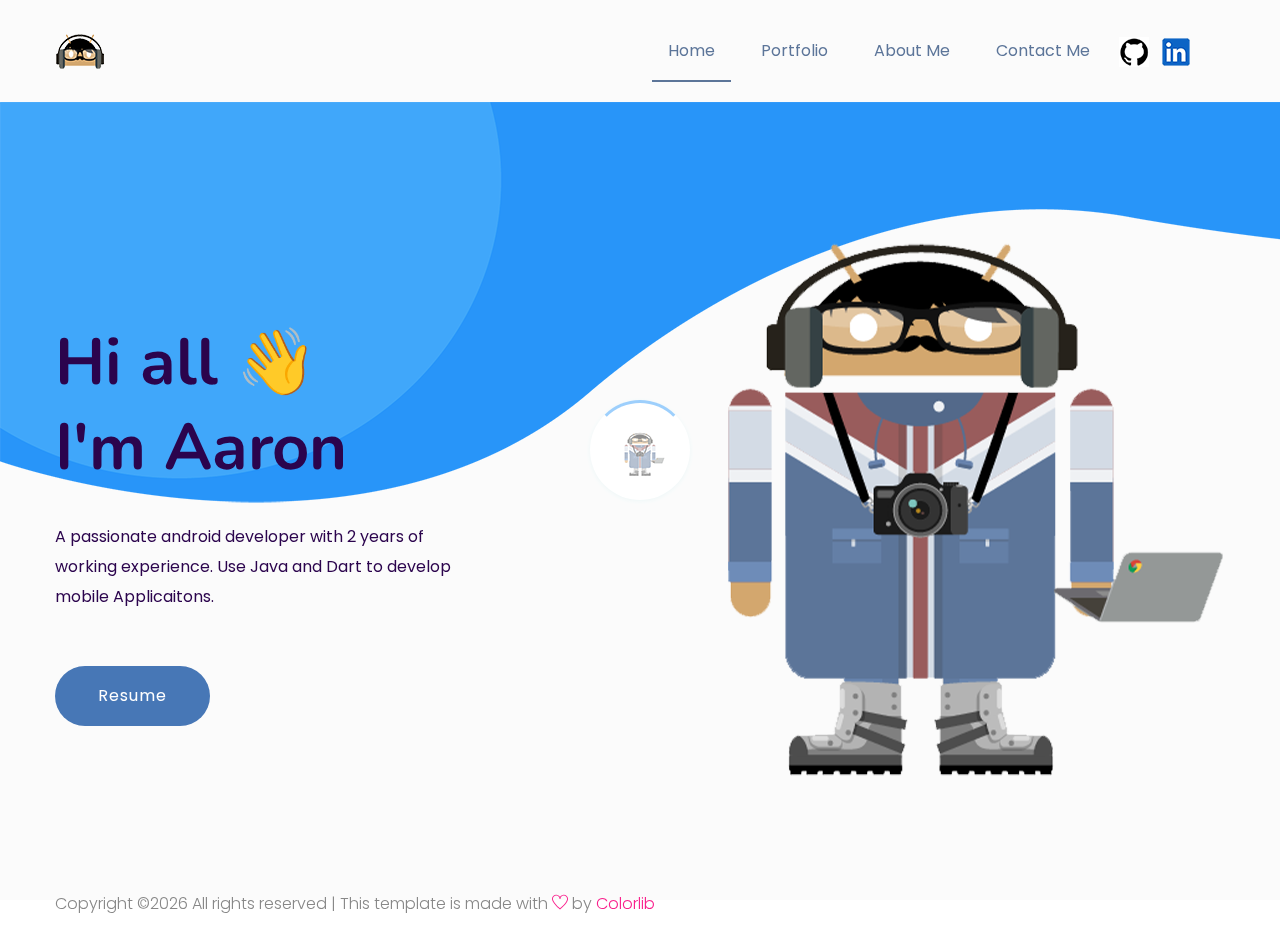
<file: index.html>
<!doctype html>
<html class="no-js" lang="zxx">
    <head>
        <meta charset="utf-8">
        <meta http-equiv="x-ua-compatible" content="ie=edge">
        <title>Aaron's Career</title>
        <meta name="description" content="">
        <meta name="viewport" content="width=device-width, initial-scale=1">
        <link rel="manifest" href="site.webmanifest">
		<link rel="shortcut icon" type="image/x-icon" href="assets/img/logo/logo_icon.png">

        <!-- CSS here -->
        <link rel="stylesheet" href="assets/css/bootstrap.min.css">
        <link rel="stylesheet" href="assets/css/owl.carousel.min.css">
        <link rel="stylesheet" href="assets/css/slicknav.css">
        <link rel="stylesheet" href="assets/css/animate.min.css">
        <link rel="stylesheet" href="assets/css/magnific-popup.css">
        <link rel="stylesheet" href="assets/css/fontawesome-all.min.css">
        <link rel="stylesheet" href="assets/css/themify-icons.css">
        <link rel="stylesheet" href="assets/css/themify-icons.css">
        <link rel="stylesheet" href="assets/css/slick.css">
        <link rel="stylesheet" href="assets/css/nice-select.css">
        <link rel="stylesheet" href="assets/css/style.css">
        <link rel="stylesheet" href="assets/css/responsive.css">
    </head>
<body>
    <!-- Preloader Start -->
    <div id="preloader-active">
        <div class="preloader d-flex align-items-center justify-content-center">
            <div class="preloader-inner position-relative">
                <div class="preloader-circle"></div>
                <div class="preloader-img pere-text">
                    <img src="assets/img/logo/preloader.png" alt="">
                </div>
            </div>
        </div>
    </div>
    <!-- Preloader End -->
    <header>
        <!-- Header Start -->
        <div class="header-area">
             <div class="main-header header-sticky">
                 <div class="container">
                    <div class="row align-items-center">
                        <!-- Logo -->
                        <div class="col-xl-2 col-lg-2 col-md-2">
                            <div class="logo">
                                <a href="index.html"><img src="assets/img/logo/nav_logo.png" alt=""></a>
                            </div>
                        </div>
                        <div class="col-xl-10 col-lg-10 col-md-10">
                            <!-- Main-menu -->
                            <div class="main-menu f-right d-none d-lg-block">
                                <nav>
                                    <ul id='navigation' >    
                                        <li class="active"><a href="index.html">Home</a></li>
                                        <li><a href="portfolio.html">Portfolio</a></li>
                                        <li><a href="aboutme.html">About me</a></li>
                                        <li><a href="contact.html">Contact me</a></li>
                                        <a class="ml-1 mr-1" href="https://aaron.pse.is/github">
                                            <img src="assets/img/social/github.png" alt="">
                                        </a>
                                        <a class="ml-1 mr-1" href="http://aaron.psee.ly/RG5BY">
                                            <img src="assets/img/social/linkedin.png" alt="">
                                        </a>
                                    </ul>
                                </nav>
                            </div>
                        </div>
                        <!-- Mobile Menu -->
                        <div class="col-12">
                            <div class="mobile_menu d-block d-lg-none"></div>
                        </div>
                    </div>
                </div>
            </div>
        </div>
        <!-- Header End -->
    </header>

    <main>
        <!-- Slider Area Start-->
        <div class="slider-area">
            <div class="slider-active ">
                <div class="single-slider slider-padding slider_bg_2 d-flex align-items-center ">
                    <div class="container ">
                        <div class="row d-flex align-items-center">
                            <div class="col-lg-6 col-md-9 ">
                                <div class="hero_caption">
                                    <span data-animation="fadeInUp" data-delay=".4s"></span>
                                    <h1 data-animation="fadeInUp" data-delay=".6s">Hi all 👋 <br>I'm Aaron</h1>
                                    <p data-animation="fadeInUp" data-delay=".8s">A passionate android developer 
                                        with 2 years of working experience. Use Java and Dart to develop mobile Applicaitons. </p>
                                    <!-- Slider btn -->
                                    <div class="slider-btns">
                                        <!-- Hero-btn -->
                                        <a data-animation="fadeInLeft" data-delay="1.0s" href="https://aaron.pse.is/resume_english" class="btn radius-btn">Resume</a>
                                    </div>
                                </div>
                            </div>
                            <div class="col-lg-6">
                                <div class="hero_img d-none d-lg-block f-right" data-animation="fadeInRight" data-delay="1s">
                                    <img src="assets/img/hero/hero_right_transparent.png" alt="">
                                </div>
                            </div>
                        </div>
                    </div>
                </div>
            </div>
        </div>
    </main>
    <footer>
    <!-- Footer Start-->
        <div class="footer-main">
            <div class="footer-area">
                <div class="container">
                    <!-- Copy-Right -->
                    <div class="row align-items-center">
                        <div class="col-xl-12 ">
                            <div class="footer-copy-right">
                                <p><!-- Link back to Colorlib can't be removed. Template is licensed under CC BY 3.0. -->
                                    Copyright &copy;<script>document.write(new Date().getFullYear());</script> 
                                    All rights reserved | This template is made with 
                                    <i class="ti-heart" aria-hidden="true"></i> by 
                                    <a href="https://colorlib.com" target="_blank">Colorlib</a>
                                    <!-- Link back to Colorlib can't be removed. Template is licensed under CC BY 3.0. -->
                                </p>
                            </div>
                        </div>
                    </div>
                </div>
            </div>
        </div>
    <!-- Footer End-->
    </footer>
   
	<!-- JS here -->
	<!-- All JS Custom Plugins Link Here here -->
    <script src="./assets/js/vendor/modernizr-3.5.0.min.js"></script>
    
    <!-- Jquery, Popper, Bootstrap -->
	<script src="./assets/js/vendor/jquery-1.12.4.min.js"></script>
    <script src="./assets/js/popper.min.js"></script>
    <script src="./assets/js/bootstrap.min.js"></script>

	<!-- Jquery Mobile Menu -->
    <script src="./assets/js/jquery.slicknav.min.js"></script>

	<!-- Jquery Slick , Owl-Carousel Plugins -->
    <script src="./assets/js/owl.carousel.min.js"></script>
    <script src="./assets/js/slick.min.js"></script>

    <!-- Date Picker -->
    <script src="./assets/js/gijgo.min.js"></script>

	<!-- One Page, Animated-HeadLin -->
    <script src="./assets/js/wow.min.js"></script>
	<script src="./assets/js/animated.headline.js"></script>
    <script src="./assets/js/jquery.magnific-popup.js"></script>

	<!-- Scrollup, nice-select, sticky -->
    <script src="./assets/js/jquery.scrollUp.min.js"></script>
    <script src="./assets/js/jquery.nice-select.min.js"></script>
	<script src="./assets/js/jquery.sticky.js"></script>
    
    <!-- contact js -->
    <script src="./assets/js/contact.js"></script>
    <script src="./assets/js/jquery.form.js"></script>
    <script src="./assets/js/jquery.validate.min.js"></script>
    <script src="./assets/js/mail-script.js"></script>
    <script src="./assets/js/jquery.ajaxchimp.min.js"></script>
    
	<!-- Jquery Plugins, main Jquery -->	
    <script src="./assets/js/plugins.js"></script>
    <script src="./assets/js/main.js"></script>
</body>
</html>
</file>
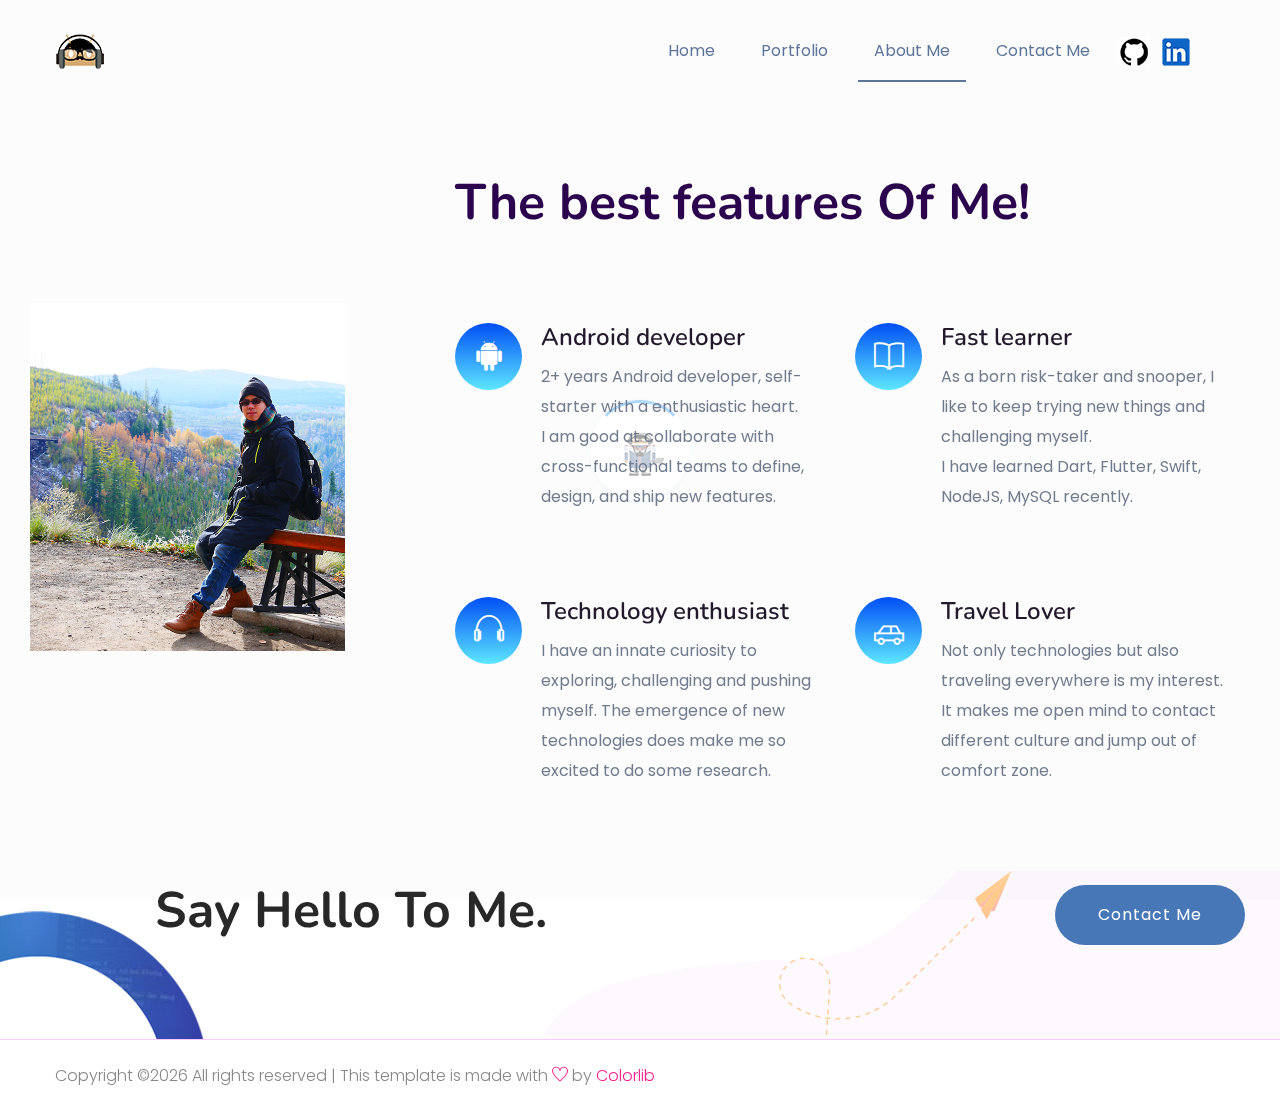
<file: aboutme.html>
<!doctype html>
<html class="no-js" lang="zxx">
    <head>
        <meta charset="utf-8">
        <meta http-equiv="x-ua-compatible" content="ie=edge">
        <title>About Aaron</title>
        <meta name="description" content="">
        <meta name="viewport" content="width=device-width, initial-scale=1">
        <link rel="manifest" href="site.webmanifest">
		<link rel="shortcut icon" type="image/x-icon" href="assets/img/logo/logo_icon.png">

		<!-- CSS here -->
        <link rel="stylesheet" href="assets/css/bootstrap.min.css">
        <link rel="stylesheet" href="assets/css/owl.carousel.min.css">
        <link rel="stylesheet" href="assets/css/flaticon.css">
        <link rel="stylesheet" href="assets/css/slicknav.css">
        <link rel="stylesheet" href="assets/css/animate.min.css">
        <link rel="stylesheet" href="assets/css/magnific-popup.css">
        <link rel="stylesheet" href="assets/css/fontawesome-all.min.css">
        <link rel="stylesheet" href="assets/css/themify-icons.css">
        <link rel="stylesheet" href="assets/css/slick.css">
        <link rel="stylesheet" href="assets/css/nice-select.css">
        <link rel="stylesheet" href="assets/css/style.css">
        <link rel="stylesheet" href="assets/css/responsive.css">
    </head>
    <body> 
    <!-- Preloader Start -->
    <div id="preloader-active">
        <div class="preloader d-flex align-items-center justify-content-center">
            <div class="preloader-inner position-relative">
                <div class="preloader-circle"></div>
                <div class="preloader-img pere-text">
                    <img src="./assets/img/logo/preloader.png" alt="">
                </div>
            </div>
        </div>
    </div>
    <!-- Preloader Start -->
    <header>
        <!-- Header Start -->
       <div class="header-area">
            <div class="main-header header-sticky">
                <div class="container">
                    <div class="row align-items-center">
                        <!-- Logo -->
                        <div class="col-xl-2 col-lg-2 col-md-2">
                            <div class="logo">
                                <a href="index.html"><img src="assets/img/logo/nav_logo.png" alt=""></a>
                            </div>
                        </div>
                        <div class="col-xl-10 col-lg-10 col-md-10">
                            <!-- Main-menu -->
                            <div class="main-menu f-right d-none d-lg-block">
                                <nav>
                                    <ul id='navigation' >    
                                        <li><a href="index.html">Home</a></li>
                                        <li><a href="portfolio.html">Portfolio</a></li>
                                        <li class="active"><a href="#">About me</a></li>
                                        <li><a href="contact.html">Contact me</a></li>
                                        <a class="ml-1 mr-1" href="https://aaron.pse.is/github">
                                            <img src="assets/img/social/github.png" alt="">
                                        </a>
                                        <a class="ml-1 mr-1" href="http://aaron.psee.ly/RG5BY">
                                            <img src="assets/img/social/linkedin.png" alt="">
                                        </a>
                                    </ul>
                                </nav>
                            </div>
                        </div>
                        <!-- Mobile Menu -->
                        <div class="col-12">
                            <div class="mobile_menu d-block d-lg-none"></div>
                        </div>
                    </div>
                </div>
            </div>
       </div>
        <!-- Header End -->
    </header>
    <main>
        <!-- Best Features Start -->
        <section class="best-features-area inner-padding ">
            <div class="container">
                <div class="row justify-content-end">
                    <div class="col-xl-8 col-lg-10">
                        <!-- Section Tittle -->
                        <div class="row">
                            <div class="col-lg-10 col-md-10">
                                <div class="section-tittle">
                                    <h2>The best features Of Me!</h2>
                                </div>
                            </div>
                        </div>
                        <!-- Section caption -->
                        <div class="row">
                            <div class="col-xl-6 col-lg-6 col-md-6">
                                <div class="single-features mb-70">
                                    <div class="features-icon">
                                        <span class="ti-android"></span>
                                    </div>
                                    <div class="features-caption">
                                        <h3>Android developer</h3>
                                        <p>2+ years Android developer, self-starter with a enthusiastic heart.<br>
                                            I am good at collaborate with cross-functional teams to define, design, and ship new features.<br>
                                        </p>
                                    </div>
                                </div>
                            </div>
                             <div class="col-xl-6 col-lg-6 col-md-6">
                                <div class="single-features mb-70">
                                    <div class="features-icon">
                                        <span class="ti-book"></span>
                                    </div>
                                    <div class="features-caption">
                                        <h3>Fast learner</h3>
                                        <p>As a born risk-taker and snooper, I like to keep trying new things and challenging myself.<br>
                                            I have learned Dart, Flutter, Swift, NodeJS, MySQL recently. <br>
                                        </p>
                                    </div>
                                </div>
                            </div> 
                            <div class="col-xl-6 col-lg-6 col-md-6">
                                <div class="single-features mb-70">
                                    <div class="features-icon">
                                        <span class="ti-headphone"></span>
                                    </div>
                                    <div class="features-caption">
                                        <h3>Technology enthusiast </h3>
                                        <p>I have an innate curiosity to exploring, challenging and pushing myself.
                                            The emergence of new technologies does make me so excited to do some research.
                                        </p>
                                    </div>
                                </div>
                            </div>
                             <div class="col-xl-6 col-lg-6 col-md-6">
                                <div class="single-features mb-70">
                                    <div class="features-icon">
                                        <span class="ti-car"></span>
                                    </div>
                                    <div class="features-caption">
                                        <h3>Travel Lover</h3>
                                        <p>Not only technologies but also traveling everywhere is my interest.<br>
                                            It makes me open mind to contact different culture and jump out of comfort zone.
                                        </p>
                                    </div>
                                </div>
                            </div>
                        </div>
                    </div>
                </div>
            </div>
            <!-- Shpe -->
            <div class="features-shpae features-shpae2 d-none d-lg-block ">
                <img src="assets/img/profile.png" alt="">
            </div>
        </section>
        <!-- Best Features End -->
        <!-- Our Customer Start -->
        <!-- <div class="our-customer pt-50 pb-10">
            <div class="container-fluid">
                <div class="our-customer-wrapper">
                    <div class="row d-flex justify-content-center">
                        <div class="col-xl-8">
                            <div class="section-tittle text-center">
                                <h2>What My Colleagues<br>Say To Me</h2>
                            </div>
                        </div>
                    </div>
                    <div class="row">
                        <div class="col-12">
                            <div class="customar-active dot-style d-flex dot-style">
                                <div class="single-customer mb-10">
                                    <div class="what-img">
                                        <img src="assets/img/avatars/man1.png" alt="">
                                    </div>
                                    <div class="what-cap">
                                        <h4>Welcome To The Best Model  Winner Contest</h4>
                                        <p>Utenim ad minim veniam quisnostrud exercitation ullamcolabor nisiut aliquip ex ea commodo consequat duis aute irure dolor in represse.</p>
                                    </div>
                                </div>
                            
                                <div class="single-customer mb-10">
                                    <div class="what-img">
                                        <img src="assets/img/avatars/man2.png" alt="">
                                    </div>
                                    <div class="what-cap">
                                        <h4>Welcome To The Best Model  Winner Contest</h4>
                                        <p>Utenim ad minim veniam quisnostrud exercitation ullamcolabor nisiut aliquip ex ea commodo consequat duis aute irure dolor in represse.</p>
                                    </div>
                                </div>
                            
                                <div class="single-customer mb-10">
                                    <div class="what-img">
                                        <img src="assets/img/avatars/man3.png" alt="">
                                    </div>
                                    <div class="what-cap">
                                        <h4>Welcome To The Best Model  Winner Contest</h4>
                                        <p>Utenim ad minim veniam quisnostrud exercitation ullamcolabor nisiut aliquip ex ea commodo consequat duis aute irure dolor in represse.</p>
                                    </div>
                                </div>
                            
                                <div class="single-customer mb-10">
                                    <div class="what-img">
                                        <img src="assets/img/avatars/man2.png" alt="">
                                    </div>
                                    <div class="what-cap">
                                        <h4>Welcome To The Best Model  Winner Contest</h4>
                                        <p>Utenim ad minim veniam quisnostrud exercitation ullamcolabor nisiut aliquip ex ea commodo consequat duis aute irure dolor in represse.</p>
                                    </div>
                                </div>
                            </div>
                        </div>
                    </div>
                </div>
            </div>
        </div>            -->
        <!-- Our Customer End -->
        <!-- Say Something Start -->
        <div class="say-something-aera pt-10 pb-90 fix">
            <div class="container">
                <div class="row justify-content-between align-items-center">
                    <div class="offset-xl-1 offset-lg-1 col-xl-5 col-lg-5">
                        <div class="say-something-cap">
                            <h2>Say Hello To Me.</h2>
                        </div>
                    </div>
                    <div class="col-xl-2 col-lg-3">
                        <div class="say-btn">
                            <a href="contact.html" class="btn radius-btn">Contact Me</a>
                        </div>
                    </div>
                </div>
            </div>
            <!-- shape -->
            <div class="say-shape">
                <img src="assets/img/shape/say-shape-left.png" alt="" class="say-shape1 rotateme d-none d-xl-block">
                <img src="assets/img/shape/say-shape-right.png" alt="" class="say-shape2 d-none d-lg-block">
            </div>
        </div>
        <!-- Say Something End -->
    </main>
    <footer>
        <!-- Footer Start-->
        <div class="footer-main">
            <div class="footer-area">
                <div class="container">
                    <!-- Copy-Right -->
                    <div class="row align-items-center">
                        <div class="col-xl-12 ">
                            <div class="footer-copy-right">
                               <p>
                                   <!-- Link back to Colorlib can't be removed. Template is licensed under CC BY 3.0. -->
                                   Copyright &copy;<script>document.write(new Date().getFullYear());</script>
                                   All rights reserved | This template is made with <i class="ti-heart" aria-hidden="true"></i> by 
                                   <a href="https://colorlib.com" target="_blank">Colorlib</a>
                                   <!-- Link back to Colorlib can't be removed. Template is licensed under CC BY 3.0. -->
                               </p>
                            </div>
                        </div>
                    </div>
                </div>
            </div>
        </div>
        <!-- Footer End-->
    </footer>
   
	<!-- JS here -->
	<!-- All JS Custom Plugins Link Here here -->
    <script src="./assets/js/vendor/modernizr-3.5.0.min.js"></script>
	
	<!-- Jquery, Popper, Bootstrap -->
	<script src="./assets/js/vendor/jquery-1.12.4.min.js"></script>
    <script src="./assets/js/popper.min.js"></script>
    <script src="./assets/js/bootstrap.min.js"></script>
	<!-- Jquery Mobile Menu -->
    <script src="./assets/js/jquery.slicknav.min.js"></script>

	<!-- Jquery Slick , Owl-Carousel Plugins -->
    <script src="./assets/js/owl.carousel.min.js"></script>
    <script src="./assets/js/slick.min.js"></script>

    <!-- Date Picker -->
    <script src="./assets/js/gijgo.min.js"></script>

	<!-- One Page, Animated-HeadLin -->
    <script src="./assets/js/wow.min.js"></script>
	<script src="./assets/js/animated.headline.js"></script>
    <script src="./assets/js/jquery.magnific-popup.js"></script>

	<!-- Scrollup, nice-select, sticky -->
    <script src="./assets/js/jquery.scrollUp.min.js"></script>
    <script src="./assets/js/jquery.nice-select.min.js"></script>
	<script src="./assets/js/jquery.sticky.js"></script>
    
    <!-- contact js -->
    <script src="./assets/js/contact.js"></script>
    <script src="./assets/js/jquery.form.js"></script>
    <script src="./assets/js/jquery.validate.min.js"></script>
    <script src="./assets/js/mail-script.js"></script>
    <script src="./assets/js/jquery.ajaxchimp.min.js"></script>
    
	<!-- Jquery Plugins, main Jquery -->	
    <script src="./assets/js/plugins.js"></script>
    <script src="./assets/js/main.js"></script>
    </body>
</html>
</file>
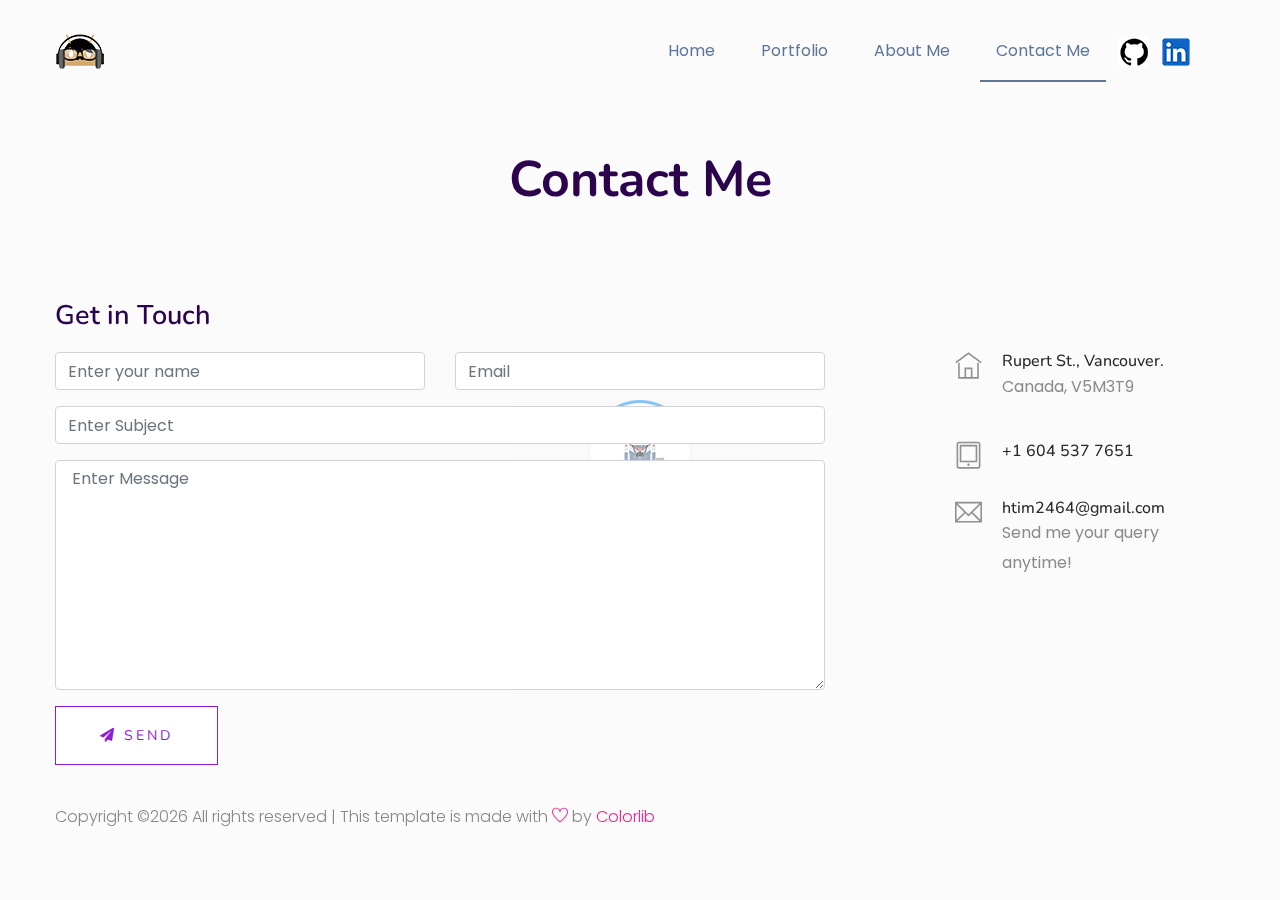
<file: contact.html>
<!doctype html>
<html class="no-js" lang="zxx">

<head>
    <meta charset="utf-8">
    <meta http-equiv="x-ua-compatible" content="ie=edge">
    <title>Contact Me</title>
    <meta name="description" content="">
    <meta name="viewport" content="width=device-width, initial-scale=1">

    <link rel="manifest" href="site.webmanifest">
	<link rel="shortcut icon" type="image/x-icon" href="assets/img/logo/logo_icon.png">
    <!-- Place favicon.ico in the root directory -->

    <!-- CSS here -->
    <link rel="stylesheet" href="assets/css/bootstrap.min.css">
    <link rel="stylesheet" href="assets/css/owl.carousel.min.css">
    <link rel="stylesheet" href="assets/css/slicknav.css">
    <link rel="stylesheet" href="assets/css/animate.min.css">
    <link rel="stylesheet" href="assets/css/magnific-popup.css">
    <link rel="stylesheet" href="assets/css/fontawesome-all.min.css">
    <link rel="stylesheet" href="assets/css/themify-icons.css">
    <link rel="stylesheet" href="assets/css/themify-icons.css">
    <link rel="stylesheet" href="assets/css/slick.css">
    <link rel="stylesheet" href="assets/css/nice-select.css">
    <link rel="stylesheet" href="assets/css/style.css">
    <link rel="stylesheet" href="assets/css/responsive.css">
</head>
<body>
    <!-- Preloader Start -->
    <div id="preloader-active">
        <div class="preloader d-flex align-items-center justify-content-center">
            <div class="preloader-inner position-relative">
                <div class="preloader-circle"></div>
                <div class="preloader-img pere-text">
                    <img src="assets/img/logo/preloader.png" alt="">
                </div>
            </div>
        </div>
    </div>
    <!-- Preloader Start -->
    <header>
        <!-- Header Start -->
        <div class="header-area header-transparrent ">
            <div class="main-header header-sticky">
                <div class="container">
                    <div class="row align-items-center">
                        <!-- Logo -->
                        <div class="col-xl-2 col-lg-2 col-md-2">
                            <div class="logo">
                                <a href="index.html"><img src="assets/img/logo/nav_logo.png" alt=""></a>
                            </div>
                        </div>
                        <div class="col-xl-10 col-lg-10 col-md-10">
                            <!-- Main-menu -->
                            <div class="main-menu f-right d-none d-lg-block">
                                <nav>
                                    <ul id='navigation' >    
                                        <li><a href="index.html">Home</a></li>
                                        <li><a href="portfolio.html">Portfolio</a></li>
                                        <li><a href="aboutme.html">About me</a></li>
                                        <li class="active"><a href="#">Contact me</a></li>
                                        <a class="ml-1 mr-1" href="https://aaron.pse.is/github">
                                            <img src="assets/img/social/github.png" alt="">
                                        </a>
                                        <a class="ml-1 mr-1" href="http://aaron.psee.ly/RG5BY">
                                            <img src="assets/img/social/linkedin.png" alt="">
                                        </a>
                                    </ul>
                                </nav>
                            </div>
                        </div>
                        <!-- Mobile Menu -->
                        <div class="col-12">
                            <div class="mobile_menu d-block d-lg-none"></div>
                        </div>
                    </div>
                </div>
            </div>
        </div>
        <!-- Header End -->
    </header>
    <!-- Slider Area Start-->
    <div class="services-area">
        <div class="container">
            <!-- Section-tittle -->
            <div class="row d-flex justify-content-center">
                <div class="col-lg-8">
                    <div class="section-tittle text-center mb-80">
                        <h2>Contact Me</h2>
                    </div>
                </div>
            </div>
        </div>
    </div>
    <!-- Slider Area End-->
    <!-- ================ contact section start ================= -->
    <section class="contact-section">
        <div class="container">
            <div class="row">
                <div class="col-12">
                    <h2 class="contact-title">Get in Touch</h2>
                </div>
                <div class="col-lg-8">
                    <form class="gform pform-contact contact_form" method="POST" id="contactForm" novalidate="novalidate" data-email="htim2464@gmail.com"
                    action="https://script.google.com/macros/s/AKfycbw3kMnY1W89ixgj5_S7Fz4saHYiKXQvSRvmqpbqSw/exec" >
                        <div class="row form-elements">
                            <div class="col-sm-6">
                                <div class="form-group">
                                    <input class="form-control valid" id="name" name="name" rows="10" type="text" onfocus="this.placeholder = ''" onblur="this.placeholder = 'Enter your name'" placeholder="Enter your name">
                                </div>
                            </div>
                            <div class="col-sm-6">
                                <div class="form-group">
                                    <input class="form-control valid" id="email" name="email" type="email" onfocus="this.placeholder = ''" onblur="this.placeholder = 'Enter email address'" placeholder="Email">
                                </div>
                            </div>
                            <div class="col-12">
                                <div class="form-group">
                                    <input class="form-control" name="subject" id="subject" type="text" onfocus="this.placeholder = ''" onblur="this.placeholder = 'Enter Subject'" placeholder="Enter Subject">
                                </div>
                            </div>
                            <div class="col-12">
                                <fieldset class="form-group">
                                    <textarea class="form-control w-100" id="message" name="message" cols="30" rows="9" onfocus="this.placeholder = ''" onblur="this.placeholder = 'Enter Message'" placeholder=" Enter Message"></textarea>
                                </fieldset>
                            </div>
                            <div class="form-group col-12">
                                <button type="submit" class="button boxed-btn button-success"><i class="fa fa-paper-plane">
                                </i>&nbsp;Send</button>
                            </div>
                        </div>
                        <div class="thankyou_message" style="display:none;">
                            <h2><em>Thank you</em> for contacting me!
                              I will get back to you soon!</h2>
                        </div>
                    </form>
                </div>
                <div class="col-lg-3 offset-lg-1">
                    <div class="media contact-info">
                        <span class="contact-info__icon"><i class="ti-home"></i></span>
                        <div class="media-body">
                            <h3>Rupert St., Vancouver.</h3>
                            <p>Canada, V5M3T9</p>
                        </div>
                    </div>
                    <div class="media contact-info">
                        <span class="contact-info__icon"><i class="ti-tablet"></i></span>
                        <div class="media-body">
                            <h3>+1 604 537 7651</h3>
                        </div>
                    </div>
                    <div class="media contact-info">
                        <span class="contact-info__icon"><i class="ti-email"></i></span>
                        <div class="media-body">
                            <h3>htim2464@gmail.com</h3>
                            <p>Send me your query anytime!</p>
                        </div>
                    </div>
                </div>
            </div>
        </div>
    </section>
    <!-- ================ contact section end ================= -->
    <footer>
        <!-- Footer Start-->
       <div class="footer-main">
         <div class="footer-area">
             <div class="container">
                 <!-- Copy-Right -->
                 <div class="row align-items-center">
                     <div class="col-xl-12 ">
                         <div class="footer-copy-right">
                             <p><!-- Link back to Colorlib can't be removed. Template is licensed under CC BY 3.0. -->
                                Copyright &copy;<script>document.write(new Date().getFullYear());</script> 
                                All rights reserved | This template is made with <i class="ti-heart" aria-hidden="true"></i> by 
                                <a href="https://colorlib.com" target="_blank">Colorlib</a>
                                <!-- Link back to Colorlib can't be removed. Template is licensed under CC BY 3.0. --></p>
                         </div>
                     </div>
                 </div>
             </div>
         </div>
       </div>
        <!-- Footer End-->
    </footer>
    <!-- JS here -->
	<!-- All JS Custom Plugins Link Here here -->
    <script src="./assets/js/vendor/modernizr-3.5.0.min.js"></script>
	
	<!-- Jquery, Popper, Bootstrap -->
	<script src="./assets/js/vendor/jquery-1.12.4.min.js"></script>
    <script src="./assets/js/popper.min.js"></script>
    <script src="./assets/js/bootstrap.min.js"></script>

	<!-- Jquery Mobile Menu -->
    <script src="./assets/js/jquery.slicknav.min.js"></script>

	<!-- Jquery Slick , Owl-Carousel Plugins -->
    <script src="./assets/js/owl.carousel.min.js"></script>
    <script src="./assets/js/slick.min.js"></script>
    
	<!-- One Page, Animated-HeadLin -->
    <script src="./assets/js/wow.min.js"></script>
	<script src="./assets/js/animated.headline.js"></script>
	
	<!-- Scrollup, nice-select, sticky -->
    <script src="./assets/js/jquery.scrollUp.min.js"></script>
    <script src="./assets/js/jquery.nice-select.min.js"></script>
	<script src="./assets/js/jquery.sticky.js"></script>
    <script src="./assets/js/jquery.magnific-popup.js"></script>
    
    <!-- contact js -->
    <script src="./assets/js/form-submission-handler.js"></script>
    <script src="./assets/js/jquery.form.js"></script>
    <script src="./assets/js/jquery.validate.min.js"></script>
    <script src="./assets/js/mail-script.js"></script>
    <script src="./assets/js/jquery.ajaxchimp.min.js"></script>
    
	<!-- Jquery Plugins, main Jquery -->	
    <script src="./assets/js/plugins.js"></script>
    <script src="./assets/js/main.js"></script>
    </body>
</html>
</file>
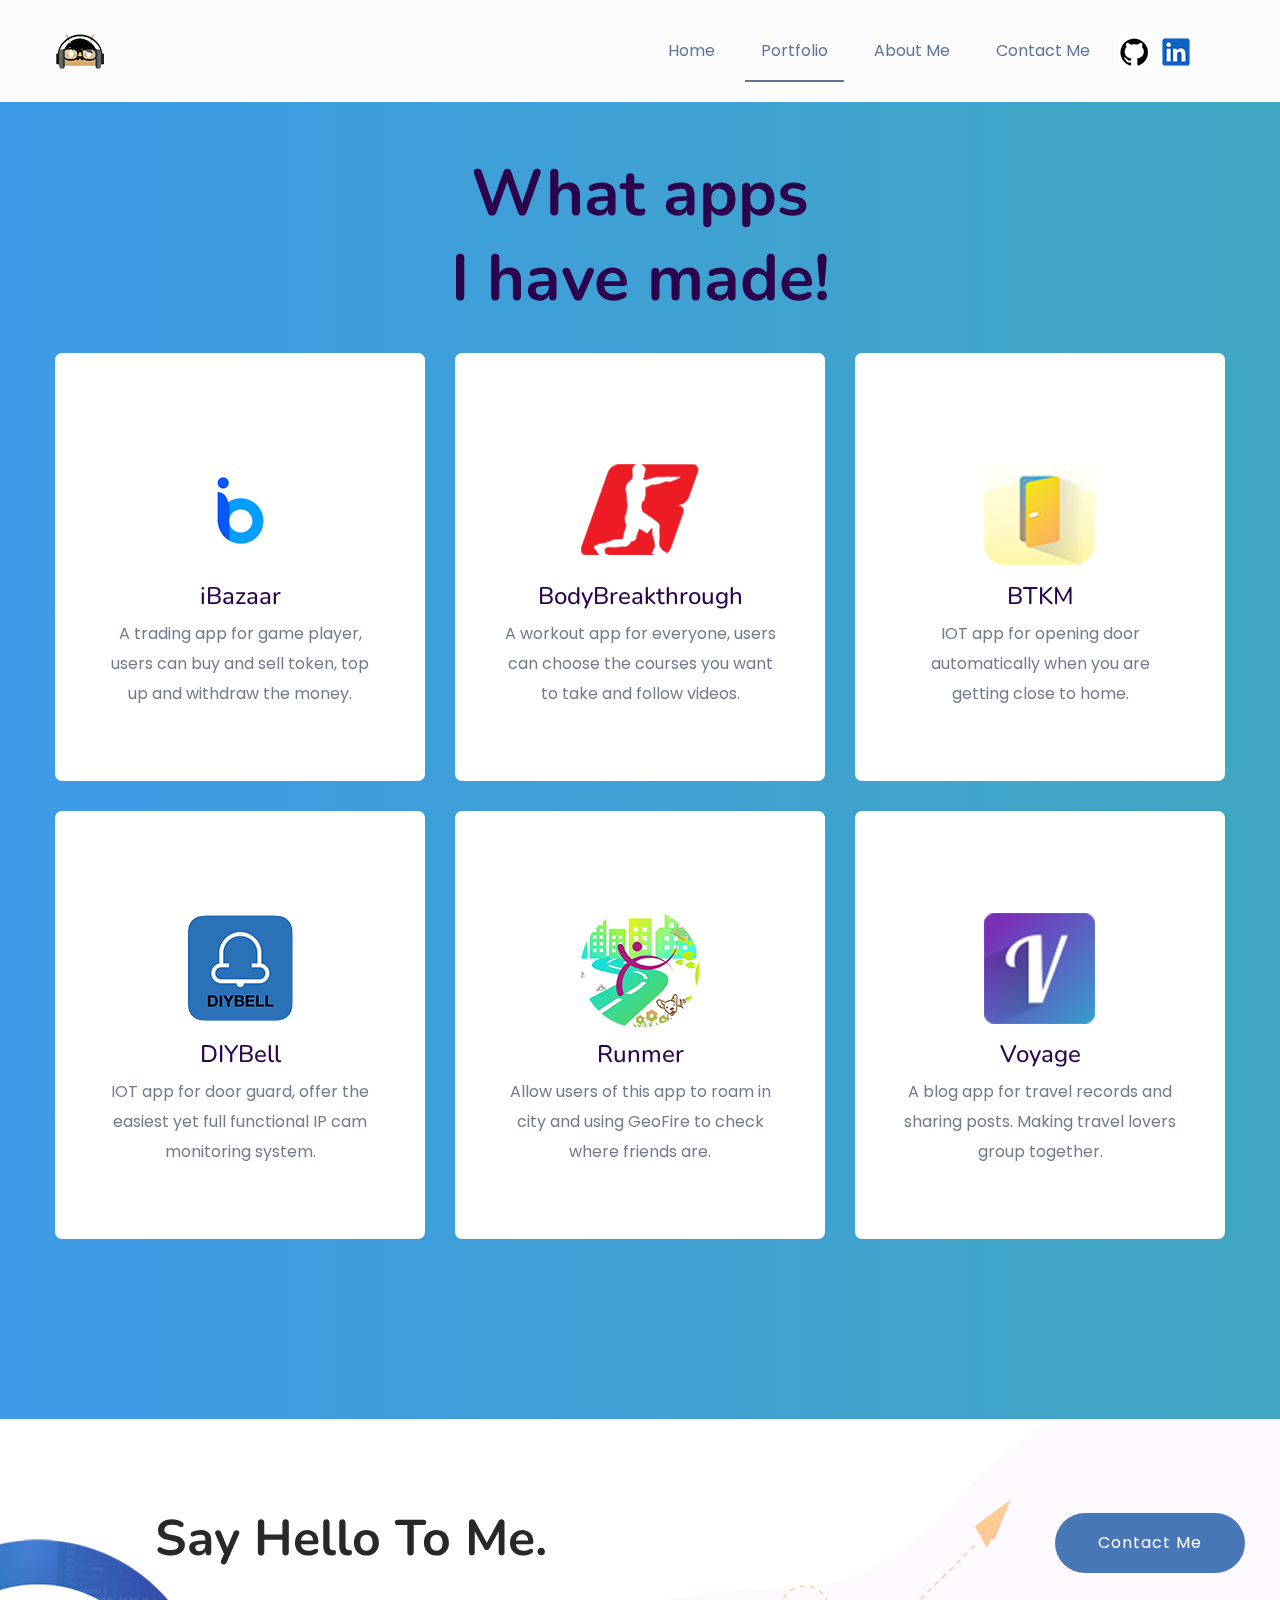
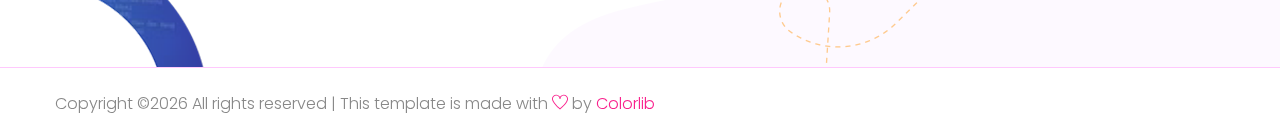
<file: portfolio.html>
<!doctype html>
<html class="no-js" lang="zxx">
    <head>
        <meta charset="utf-8">
        <meta http-equiv="x-ua-compatible" content="ie=edge">
        <title>Aaron's portfolio</title>
        <meta name="description" content="">
        <meta name="viewport" content="width=device-width, initial-scale=1">
        <link rel="manifest" href="site.webmanifest">
		<link rel="shortcut icon" type="image/x-icon" href="assets/img/logo/logo_icon.png">

		<!-- CSS here -->
        <link rel="stylesheet" href="assets/css/bootstrap.min.css">
        <link rel="stylesheet" href="assets/css/owl.carousel.min.css">
        <link rel="stylesheet" href="assets/css/flaticon.css">
        <link rel="stylesheet" href="assets/css/slicknav.css">
        <link rel="stylesheet" href="assets/css/animate.min.css">
        <link rel="stylesheet" href="assets/css/magnific-popup.css">
        <link rel="stylesheet" href="assets/css/fontawesome-all.min.css">
        <link rel="stylesheet" href="assets/css/themify-icons.css">
        <link rel="stylesheet" href="assets/css/slick.css">
        <link rel="stylesheet" href="assets/css/nice-select.css">
        <link rel="stylesheet" href="assets/css/style.css">
        <link rel="stylesheet" href="assets/css/responsive.css">
    </head>

    <body>
        <!-- Preloader Start -->
        <div id="preloader-active">
            <div class="preloader d-flex align-items-center justify-content-center">
                <div class="preloader-inner position-relative">
                    <div class="preloader-circle"></div>
                    <div class="preloader-img pere-text">
                        <img src="assets/img/logo/preloader.png" alt="">
                    </div>
                </div>
            </div>
        </div>
    <!-- Preloader End -->
    <header>
        <!-- Header Start -->
        <div class="header-area">
            <div class="main-header header-sticky">
                <div class="container">
                    <div class="row align-items-center">
                        <!-- Logo -->
                        <div class="col-xl-2 col-lg-2 col-md-2">
                            <div class="logo">
                                <a href="index.html"><img src="assets/img/logo/nav_logo.png" alt=""></a>
                            </div>
                        </div>
                        <div class="col-xl-10 col-lg-10 col-md-10">
                            <!-- Main-menu -->
                            <div class="main-menu f-right d-none d-lg-block">
                                <nav>
                                    <ul id='navigation' >    
                                        <!-- <li class="active"><a href="#index"> Home</a></li> -->
                                        <li><a href="index.html">Home</a></li>
                                        <li class="active"><a href="#">Portfolio</a></li>
                                        <li><a href="aboutme.html">About me</a></li>
                                        <li><a href="contact.html">Contact me</a></li>
                                        <a class="ml-1 mr-1" href="https://aaron.pse.is/github">
                                            <img src="assets/img/social/github.png" alt="">
                                        </a>
                                        <a class="ml-1 mr-1" href="http://aaron.psee.ly/RG5BY">
                                            <img src="assets/img/social/linkedin.png" alt="">
                                        </a>
                                    </ul>
                                </nav>
                            </div>
                        </div>
                        <!-- Mobile Menu -->
                        <div class="col-12">
                            <div class="mobile_menu d-block d-lg-none"></div>
                        </div>
                    </div>
                </div>
            </div>
        </div>
        <!-- Header End -->
    </header>

    <main>
        <!-- Services Area Start -->
        <section class="service-area services-padding slider-area best-pricing">
            <div class="container">
                <!-- Section Tittle -->
                <div class="row d-flex justify-content-center">
                    <div class="col-lg-6">
                        <div class="hero_caption text-center">
                            <h1>What apps <br>I have made!</h1>
                        </div>
                    </div>
                </div>
                <!-- Section caption -->
                <div class="row ">
                    <div class="col-xl-4 col-lg-4 col-md-6 ">
                        <a href="iBazaar.html">
                            <div class="services-caption text-center mb-30 ">
                               <div class="service-icon">
                                    <img src="assets/img/logo/iBazaar.png" alt="">
                                </div> 
                                <div class="service-cap">
                                    <h4>iBazaar</h4>
                                    <p>A trading app for game player, users can buy and sell token, top up and withdraw the money.  </p>
                                </div>
                            </div>
                        </a>
                    </div>
                    <div class="col-xl-4 col-lg-4 col-md-6">
                        <!-- <a href="bodybt.html"> -->
                        <a href="javascript:alert('Sorry I am not ready yet!😅');">
                            <div class="services-caption text-center mb-30">
                                <div class="service-icon">
                                    <div><img src="assets/img/logo/bodybt.png" alt=""></div>
                                </div> 
                                <div class="service-cap">
                                    <h4>BodyBreakthrough</h4>
                                    <p>A workout app for everyone, users can choose the courses you want to take and follow videos. </p>
                                </div>
                            </div>
                        </a>
                    </div> 
                    <div class="col-xl-4 col-lg-4 col-md-6">
                        <!-- <a href="btkm.html"> -->
                        <a href="javascript:alert('Sorry I am not ready yet!😅');">
                            <div class="services-caption text-center mb-30">
                                <div class="service-icon">
                                    <div ><img src="assets/img/logo/BTKM.png" alt=""></div>
                                </div> 
                                <div class="service-cap">
                                    <h4>BTKM</h4>
                                    <p>IOT app for opening door automatically when you are getting close to home.</p>
                                </div>
                            </div>
                        </a>
                    </div>
                    <div class="col-xl-4 col-lg-4 col-md-6">
                        <!-- <a href="diybell.html"> -->
                        <a href="javascript:alert('Sorry I am not ready yet!😅');">
                            <div class="services-caption text-center mb-30">
                                <div class="service-icon">
                                    <div ><img src="assets/img/logo/diybellicon.png" alt=""></div>
                                </div>  
                                <div class="service-cap">
                                    <h4>DIYBell</h4>
                                    <p>IOT app for door guard, offer the easiest yet full functional IP cam monitoring system. </p>
                                </div>
                            </div>
                        </a>
                    </div>
                    <div class="col-xl-4 col-lg-4 col-md-6">
                        <!-- <a href="runmer.html"> -->
                        <a href="javascript:alert('Sorry I am not ready yet!😅');">
                            <div class="services-caption text-center mb-30">
                                <div class="service-icon">
                                    <div ><img src="assets/img/logo/runmer.png" alt=""></div>
                                </div> 
                                <div class="service-cap">
                                    <h4>Runmer</h4>
                                    <p>Allow users of this app to roam in city and using GeoFire to check where friends are.</p>
                                </div>
                            </div>
                        </a>
                    </div>
                    <div class="col-xl-4 col-lg-4 col-md-6">
                        <!-- <a href="voyage.html"> -->
                        <a href="javascript:alert('Sorry I am not ready yet!😅');">
                            <div class="services-caption text-center mb-30">
                                <div class="service-icon">
                                    <div ><img src="assets/img/logo/voyage.png" alt=""></div>
                                </div> 
                                <div class="service-cap">
                                    <h4>Voyage</h4>
                                    <p>A blog app for travel records and sharing posts. Making travel lovers group together.</p>
                                </div>
                            </div>
                        </a>
                    </div>
                </div>
            </div>
        </section>
        <!-- Services Area End -->
        <!-- Say Something Start -->
        <div class="say-something-aera pt-90 pb-90 fix">
            <div class="container">
                <div class="row justify-content-between align-items-center">
                    <div class="offset-xl-1 offset-lg-1 col-xl-5 col-lg-5">
                        <div class="say-something-cap">
                            <h2>Say Hello To Me.</h2>
                        </div>
                    </div>
                    <div class="col-xl-2 col-lg-3">
                        <div class="say-btn">
                            <a href="contact.html" class="btn radius-btn">Contact Me</a>
                        </div>
                    </div>
                </div>
            </div>
            <!-- shape -->
            <div class="say-shape">
                <img src="assets/img/shape/say-shape-left.png" alt="" class="say-shape1 rotateme d-none d-xl-block">
                <img src="assets/img/shape/say-shape-right.png" alt="" class="say-shape2 d-none d-lg-block">
            </div>
        </div>
        <!-- Say Something End -->
    </main>
    <footer>
        <!-- Footer Start-->
        <div class="footer-main">
            <div class="footer-area">
                <div class="container">
                    <!-- Copy-Right -->
                    <div class="row align-items-center">
                        <div class="col-xl-12 ">
                            <div class="footer-copy-right">
                               <p><!-- Link back to Colorlib can't be removed. Template is licensed under CC BY 3.0. -->
                                   Copyright &copy;<script>document.write(new Date().getFullYear());</script> 
                                   All rights reserved | This template is made with <i class="ti-heart" aria-hidden="true"></i> by 
                                   <a href="https://colorlib.com" target="_blank">Colorlib</a>
                                   <!-- Link back to Colorlib can't be removed. Template is licensed under CC BY 3.0. --></p>
                            </div>
                        </div>
                    </div>
                </div>
            </div>
        </div>
        <!-- Footer End-->
    </footer>
   
	<!-- JS here -->
	<!-- All JS Custom Plugins Link Here here -->
    <script src="./assets/js/vendor/modernizr-3.5.0.min.js"></script>

	<!-- Jquery, Popper, Bootstrap -->
	<script src="./assets/js/vendor/jquery-1.12.4.min.js"></script>
    <script src="./assets/js/popper.min.js"></script>
    <script src="./assets/js/bootstrap.min.js"></script>

	<!-- Jquery Mobile Menu -->
    <script src="./assets/js/jquery.slicknav.min.js"></script>

	<!-- Jquery Slick , Owl-Carousel Plugins -->
    <script src="./assets/js/owl.carousel.min.js"></script>
    <script src="./assets/js/slick.min.js"></script>

    <!-- Date Picker -->
    <script src="./assets/js/gijgo.min.js"></script>

	<!-- One Page, Animated-HeadLin -->
    <script src="./assets/js/wow.min.js"></script>
	<script src="./assets/js/animated.headline.js"></script>
    <script src="./assets/js/jquery.magnific-popup.js"></script>

	<!-- Scrollup, nice-select, sticky -->
    <script src="./assets/js/jquery.scrollUp.min.js"></script>
    <script src="./assets/js/jquery.nice-select.min.js"></script>
	<script src="./assets/js/jquery.sticky.js"></script>
    
    <!-- contact js -->
    <script src="./assets/js/contact.js"></script>
    <script src="./assets/js/jquery.form.js"></script>
    <script src="./assets/js/jquery.validate.min.js"></script>
    <script src="./assets/js/mail-script.js"></script>
    <script src="./assets/js/jquery.ajaxchimp.min.js"></script>
    
	<!-- Jquery Plugins, main Jquery -->	
    <script src="./assets/js/plugins.js"></script>
    <script src="./assets/js/main.js"></script>
    </body>
</html>
</file>
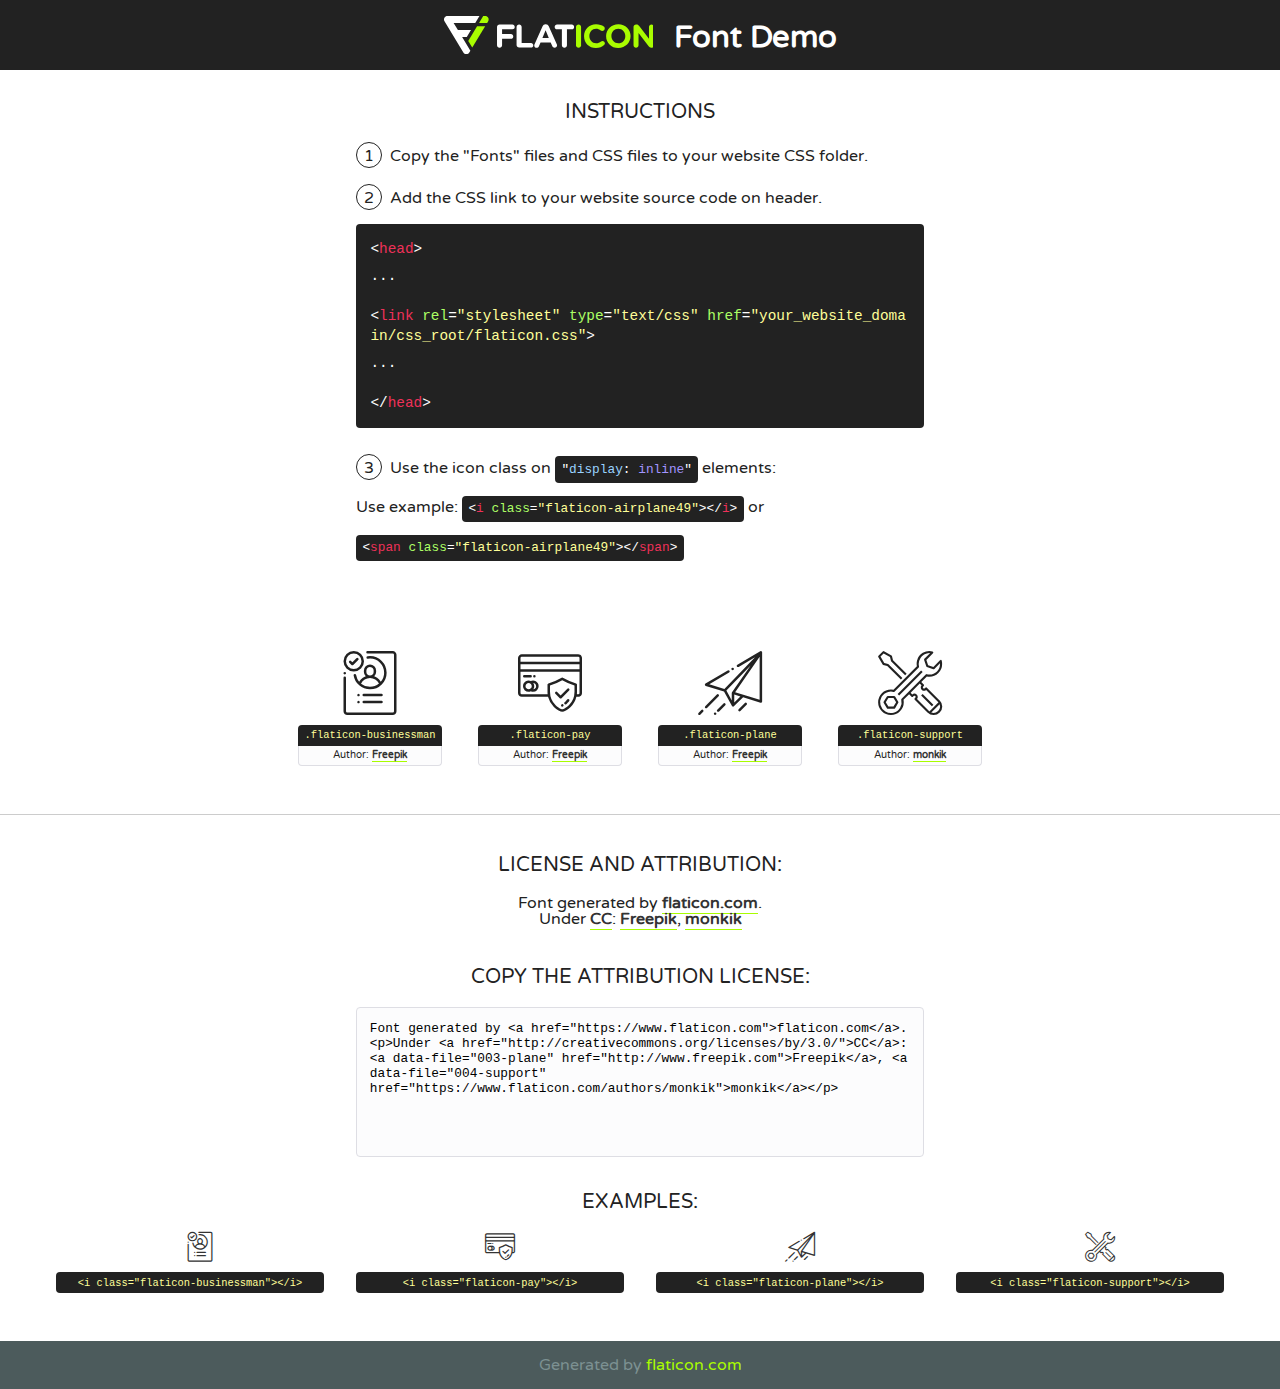
<file: assets/fonts/flaticon.html>
<!DOCTYPE html>
<!--
  Flaticon icon font: Flaticon
  Creation date: 20/02/2020 09:43
-->
<html>
<!DOCTYPE html>
<html>

<head>
    <title>Flaticon WebFont</title>
    <link href="http://fonts.googleapis.com/css?family=Varela+Round" rel="stylesheet" type="text/css" />
    <link rel="stylesheet" type="text/css" href="flaticon.css">
    <meta charset="UTF-8">
    <style>
    html, body, div, span, applet, object, iframe,
    h1, h2, h3, h4, h5, h6, p, blockquote, pre,
    a, abbr, acronym, address, big, cite, code,
    del, dfn, em, img, ins, kbd, q, s, samp,
    small, strike, strong, sub, sup, tt, var,
    b, u, i, center,
    dl, dt, dd, ol, ul, li,
    fieldset, form, label, legend,
    table, caption, tbody, tfoot, thead, tr, th, td,
    article, aside, canvas, details, embed, 
    figure, figcaption, footer, header, hgroup, 
    menu, nav, output, ruby, section, summary,
    time, mark, audio, video {
        margin: 0;
        padding: 0;
        border: 0;
        font-size: 100%;
        font: inherit;
        vertical-align: baseline;
    }
    /* HTML5 display-role reset for older browsers */
    article, aside, details, figcaption, figure, 
    footer, header, hgroup, menu, nav, section {
        display: block;
    }
    body {
        line-height: 1;
    }
    ol, ul {
        list-style: none;
    }
    blockquote, q {
        quotes: none;
    }
    blockquote:before, blockquote:after,
    q:before, q:after {
        content: '';
        content: none;
    }
    table {
        border-collapse: collapse;
        border-spacing: 0;
    }
    body {
        font-family: 'Varela Round', Helvetica, Arial, sans-serif;
        font-size: 16px;
        color: #222;
    }
    a {
        color: #333;
        border-bottom: 1px solid #a9fd00;
        font-weight: bold;
        text-decoration: none;
    }
    * {
        -moz-box-sizing: border-box;
        -webkit-box-sizing: border-box;
        box-sizing: border-box;
        margin: 0;
        padding: 0;
    }
    [class^="flaticon-"]:before, [class*=" flaticon-"]:before, [class^="flaticon-"]:after, [class*=" flaticon-"]:after {
        font-family: Flaticon;
        font-size: 30px;
        font-style: normal;
        margin-left: 20px;
        color: #333;
    }
    .wrapper {
        max-width: 600px;
        margin: auto;
        padding: 0 1em;
    }
    .title {
        font-size: 1.25em;
        text-align: center;
        margin-bottom: 1em;
        text-transform: uppercase;
    }
    header {
        text-align: center;
        background-color: #222;
        color: #fff;
        padding: 1em;
    }
    header .logo {
        width: 210px;
        height: 38px;
        display: inline-block;
        vertical-align: middle;
        margin-right: 1em;
        border: none;
    }
    header strong {
        font-size: 1.95em;
        font-weight: bold;
        vertical-align: middle;
        margin-top: 5px;
        display: inline-block;
    }
    .demo {
        margin: 2em auto;
        line-height: 1.25em;
    }
    .demo ul li {
        margin-bottom: 1em;
    }
    .demo ul li .num {
        color: #222;
        border-radius: 20px;
        display: inline-block;
        width: 26px;
        padding: 3px;
        height: 26px;
        text-align: center;
        margin-right: 0.5em;
        border: 1px solid #222;
    }
    .demo ul li code {
        background-color: #222;
        border-radius: 4px;
        padding: 0.25em 0.5em;
        display: inline-block;
        color: #fff;
        font-family: Consolas,Monaco,Lucida Console,Liberation Mono,DejaVu Sans Mono,Bitstream Vera Sans Mono,Courier New, monospace;
        font-weight: lighter;
        margin-top: 1em;
        font-size: 0.8em;
        word-break: break-all;
    }
    .demo ul li code.big {
        padding: 1em;
        font-size: 0.9em;
    }
    .demo ul li code .red {
        color: #EF3159;
    }
    .demo ul li code .green {
        color: #ACFF65;
    }
    .demo ul li code .yellow {
        color: #FFFF99;
    }
    .demo ul li code .blue {
        color: #99D3FF;
    }
    .demo ul li code .purple {
        color: #A295FF;
    }
    .demo ul li code .dots {
        margin-top: 0.5em;
        display: block;
    }
    #glyphs {
        border-bottom: 1px solid #ccc;
        padding: 2em 0;
        text-align: center;
    }
    .glyph {
        display: inline-block;
        width: 9em;
        margin: 1em;
        text-align: center;
        vertical-align: top;
        background: #FFF;
    }
    .glyph .glyph-icon {
        padding: 10px;
        display: block;
        font-family:"Flaticon";
        font-size: 64px;
        line-height: 1;
    }
    .glyph .glyph-icon:before {
        font-size: 64px;
        color: #222;
        margin-left: 0;
    }
    .class-name {
        font-size: 0.65em;
        background-color: #222;
        color: #fff;
        border-radius: 4px 4px 0 0;
        padding: 0.5em;
        color: #FFFF99;
        font-family: Consolas,Monaco,Lucida Console,Liberation Mono,DejaVu Sans Mono,Bitstream Vera Sans Mono,Courier New, monospace;
    }
    .author-name {
        font-size: 0.6em;
        background-color: #fcfcfd;
        border: 1px solid #DEDEE4;
        border-top: 0;
        border-radius: 0 0 4px 4px;
        padding: 0.5em;
    }
    .class-name:last-child {
        font-size: 10px;
        color:#888;
    }
    .class-name:last-child a {
        font-size: 10px;
        color:#555;
    }
    .class-name:last-child a:hover {
        color:#a9fd00;
    }
    .glyph > input {
        display: block;
        width: 100px;
        margin: 5px auto;
        text-align: center;
        font-size: 12px;
        cursor: text;
    }
    .glyph > input.icon-input {
        font-family:"Flaticon";
        font-size: 16px;
        margin-bottom: 10px;
    }
    .attribution .title {
        margin-top: 2em;
    }
    .attribution textarea {
        background-color: #fcfcfd;
        padding: 1em;
        border: none;
        box-shadow: none;
        border: 1px solid #DEDEE4;
        border-radius: 4px;
        resize: none;
        width: 100%;
        height: 150px;
        font-size: 0.8em;
        font-family: Consolas,Monaco,Lucida Console,Liberation Mono,DejaVu Sans Mono,Bitstream Vera Sans Mono,Courier New, monospace;
        -webkit-appearance: none;
    }
    .iconsuse {
        margin: 2em auto;
        text-align: center;
        max-width: 1200px;
    }
    .iconsuse:after {
        content: '';
        display: table;
        clear: both;
    }
    .iconsuse .image {
        float: left;
        width: 25%;
        padding: 0 1em;
    }
    .iconsuse .image p {
        margin-bottom: 1em;
    }
    .iconsuse .image span {
        display: block;
        font-size: 0.65em;
        background-color: #222;
        color: #fff;
        border-radius: 4px;
        padding: 0.5em;
        color: #FFFF99;
        margin-top: 1em;
        font-family: Consolas,Monaco,Lucida Console,Liberation Mono,DejaVu Sans Mono,Bitstream Vera Sans Mono,Courier New, monospace;
    }
    #footer {
        text-align: center;
        background-color: #4C5B5C;
        color: #7c9192;
        padding: 1em;
    }
    #footer a {
        border: none;
        color: #a9fd00;
        font-weight: normal;
    }
    @media (max-width: 960px) {
        .iconsuse .image {
            width: 50%;
        }
    }
    @media (max-width: 560px) {
        .iconsuse .image {
            width: 100%;
        }
    }
    </style>
</head>

<body class="characters-off">

    <header>
        <a href="https://www.flaticon.com" target="_blank" class="logo">
            <svg version="1.1" xmlns="http://www.w3.org/2000/svg" xmlns:xlink="http://www.w3.org/1999/xlink" xmlns:a="http://ns.adobe.com/AdobeSVGViewerExtensions/3.0/" viewBox="0 0 560.875 102.036" enable-background="new 0 0 560.875 102.036" xml:space="preserve">
                <defs>
                </defs>
                <g>
                    <g class="letters">
                        <path fill="#ffffff" d="M141.596,29.675c0-3.777,2.985-6.767,6.764-6.767h34.438c3.426,0,6.15,2.728,6.15,6.15
                        c0,3.43-2.724,6.149-6.15,6.149h-27.674v13.091h23.719c3.429,0,6.151,2.724,6.151,6.15c0,3.43-2.723,6.149-6.151,6.149h-23.719
                        v17.574c0,3.773-2.986,6.761-6.764,6.761c-3.779,0-6.764-2.989-6.764-6.761V29.675z"></path>
                        <path fill="#ffffff" d="M193.844,29.149c0-3.781,2.985-6.767,6.764-6.767c3.776,0,6.763,2.985,6.763,6.767v42.957h25.039
                        c3.426,0,6.149,2.726,6.149,6.153c0,3.425-2.723,6.15-6.149,6.15h-31.802c-3.779,0-6.764-2.986-6.764-6.768V29.149z"></path>
                        <path fill="#ffffff" d="M241.891,75.71l21.438-48.407c1.492-3.341,4.215-5.357,7.906-5.357h0.792
                        c3.686,0,6.323,2.017,7.815,5.357l21.439,48.407c0.436,0.967,0.701,1.845,0.701,2.723c0,3.602-2.809,6.501-6.414,6.501
                        c-3.161,0-5.269-1.845-6.499-4.655l-4.132-9.661h-27.059l-4.301,10.102c-1.144,2.631-3.426,4.214-6.237,4.214
                        c-3.517,0-6.24-2.81-6.24-6.325C241.1,77.64,241.451,76.677,241.891,75.71z M279.932,58.666l-8.521-20.297l-8.526,20.297H279.932
                        z"></path>
                        <path fill="#ffffff" d="M314.864,35.387H301.86c-3.429,0-6.239-2.813-6.239-6.238c0-3.429,2.811-6.24,6.239-6.24h39.533
                        c3.426,0,6.237,2.811,6.237,6.24c0,3.425-2.811,6.238-6.237,6.238h-13.001v42.785c0,3.773-2.99,6.761-6.764,6.761
                        c-3.779,0-6.764-2.989-6.764-6.761V35.387z"></path>
                        <path fill="#A9FD00" d="M352.615,29.149c0-3.781,2.985-6.767,6.767-6.767c3.774,0,6.761,2.985,6.761,6.767v49.024
                        c0,3.773-2.987,6.761-6.761,6.761c-3.781,0-6.767-2.989-6.767-6.761V29.149z"></path>
                        <path fill="#A9FD00" d="M374.132,53.836v-0.179c0-17.481,13.178-31.801,32.065-31.801c9.22,0,15.459,2.458,20.557,6.238
                        c1.402,1.054,2.637,2.985,2.637,5.357c0,3.692-2.985,6.59-6.681,6.59c-1.845,0-3.071-0.702-4.044-1.319
                        c-3.776-2.813-7.729-4.393-12.562-4.393c-10.364,0-17.831,8.611-17.831,19.154v0.173c0,10.542,7.291,19.329,17.831,19.329
                        c5.715,0,9.492-1.756,13.359-4.834c1.049-0.874,2.458-1.491,4.039-1.491c3.429,0,6.325,2.813,6.325,6.236
                        c0,2.106-1.056,3.78-2.282,4.834c-5.539,4.834-12.036,7.733-21.878,7.733C387.572,85.464,374.132,71.493,374.132,53.836z"></path>
                        <path fill="#A9FD00" d="M433.009,53.836v-0.179c0-17.481,13.79-31.801,32.766-31.801c18.981,0,32.592,14.143,32.592,31.628v0.173
                        c0,17.483-13.785,31.807-32.769,31.807C446.625,85.464,433.009,71.32,433.009,53.836z M484.224,53.836v-0.179
                        c0-10.539-7.725-19.326-18.626-19.326c-10.893,0-18.449,8.611-18.449,19.154v0.173c0,10.542,7.73,19.329,18.626,19.329
                        C476.676,72.986,484.224,64.378,484.224,53.836z"></path>
                        <path fill="#A9FD00" d="M506.233,29.321c0-3.774,2.99-6.763,6.767-6.763h1.401c3.252,0,5.183,1.583,7.029,3.953l26.093,34.265
                        V29.059c0-3.692,2.99-6.677,6.681-6.677c3.683,0,6.671,2.985,6.671,6.677v48.934c0,3.78-2.987,6.765-6.764,6.765h-0.436
                        c-3.257,0-5.188-1.581-7.034-3.953l-27.056-35.492v32.944c0,3.687-2.985,6.676-6.678,6.676c-3.683,0-6.673-2.989-6.673-6.676
                        V29.321z"></path>
                    </g>
                    <g class="insignia">
                        <path fill="#ffffff" d="M48.372,56.137h12.517l11.156-18.537H37.186L25.688,18.539h57.825L94.668,0H9.271
                        C5.925,0,2.842,1.801,1.198,4.716c-1.644,2.907-1.593,6.482,0.134,9.343l50.38,83.501c1.678,2.781,4.689,4.476,7.938,4.476
                        c3.246,0,6.257-1.695,7.935-4.476l2.898-4.804L48.372,56.137z"></path>
                        <g class="i">
                            <path fill="#A9FD00" d="M93.575,18.539h0.031v0.004l21.652,0.004l2.705-4.488c1.727-2.861,1.778-6.436,0.133-9.343
                            C116.454,1.801,113.371,0,110.026,0h-5.294L93.575,18.539z"></path>
                            <polygon fill="#A9FD00" points="88.291,27.356 64.725,66.486 75.519,84.404 109.942,27.356"></polygon>
                        </g>
                    </g>
                </g>
            </svg>
        </a>
        <strong>Font Demo</strong>
    </header>


    <section class="demo wrapper">

        <p class="title">Instructions</p>

        <ul>
            <li>
                <span class="num">1</span>Copy the "Fonts" files and CSS files to your website CSS folder.
            </li>
            <li>
                <span class="num">2</span>Add the CSS link to your website source code on header.
                <code class="big">
                    &lt;<span class="red">head</span>&gt;
                    <br/><span class="dots">...</span>
                    <br/>&lt;<span class="red">link</span> <span class="green">rel</span>=<span class="yellow">"stylesheet"</span> <span class="green">type</span>=<span class="yellow">"text/css"</span> <span class="green">href</span>=<span class="yellow">"your_website_domain/css_root/flaticon.css"</span>&gt;
                    <br/><span class="dots">...</span>
                    <br/>&lt;/<span class="red">head</span>&gt;
                </code>
            </li>

            <li>
                <p>
                    <span class="num">3</span>Use the icon class on <code>"<span class="blue">display</span>:<span class="purple"> inline</span>"</code> elements:
                    <br />
                    Use example: <code>&lt;<span class="red">i</span> <span class="green">class</span>=<span class="yellow">&quot;flaticon-airplane49&quot;</span>&gt;&lt;/<span class="red">i</span>&gt;</code> or <code>&lt;<span class="red">span</span> <span class="green">class</span>=<span class="yellow">&quot;flaticon-airplane49&quot;</span>&gt;&lt;/<span class="red">span</span>&gt;</code>
            </li>
        </ul>

    </section>




   <section id="glyphs">          
    
      
        <div class="glyph"><div class="glyph-icon flaticon-businessman"></div>
            <div class="class-name">.flaticon-businessman</div>
            <div class="author-name">Author: <a data-file="001-businessman" href="http://www.freepik.com">Freepik</a> </div> 
        </div>        
        
        <div class="glyph"><div class="glyph-icon flaticon-pay"></div>
            <div class="class-name">.flaticon-pay</div>
            <div class="author-name">Author: <a data-file="002-pay" href="http://www.freepik.com">Freepik</a> </div> 
        </div>        
        
        <div class="glyph"><div class="glyph-icon flaticon-plane"></div>
            <div class="class-name">.flaticon-plane</div>
            <div class="author-name">Author: <a data-file="003-plane" href="http://www.freepik.com">Freepik</a> </div> 
        </div>        
        
        <div class="glyph"><div class="glyph-icon flaticon-support"></div>
            <div class="class-name">.flaticon-support</div>
            <div class="author-name">Author: <a data-file="004-support" href="https://www.flaticon.com/authors/monkik">monkik</a> </div> 
        </div>        
        

    </section>



    <section class="attribution wrapper"   style="text-align:center;">

      <div class="title">License and attribution:</div><div class="attrDiv">Font generated by <a href="https://www.flaticon.com">flaticon.com</a>. <div><p>Under <a href="http://creativecommons.org/licenses/by/3.0/">CC</a>: <a data-file="003-plane" href="http://www.freepik.com">Freepik</a>, <a data-file="004-support" href="https://www.flaticon.com/authors/monkik">monkik</a></p>  </div>
      </div>
      <div class="title">Copy the Attribution License:</div>

    <textarea onclick="this.focus();this.select();">Font generated by &lt;a href=&quot;https://www.flaticon.com&quot;&gt;flaticon.com&lt;/a&gt;. <p>Under <a href="http://creativecommons.org/licenses/by/3.0/">CC</a>: <a data-file="003-plane" href="http://www.freepik.com">Freepik</a>, <a data-file="004-support" href="https://www.flaticon.com/authors/monkik">monkik</a></p>  
     </textarea>

    </section>

    <section class="iconsuse">

          <div class="title">Examples:</div>            
             
            <div class="image">
                <p>
                    <i class="glyph-icon flaticon-businessman"></i> 
                    <span>&lt;i class=&quot;flaticon-businessman&quot;&gt;&lt;/i&gt;</span>
                </p>
            </div>
            
            <div class="image">
                <p>
                    <i class="glyph-icon flaticon-pay"></i> 
                    <span>&lt;i class=&quot;flaticon-pay&quot;&gt;&lt;/i&gt;</span>
                </p>
            </div>
            
            <div class="image">
                <p>
                    <i class="glyph-icon flaticon-plane"></i> 
                    <span>&lt;i class=&quot;flaticon-plane&quot;&gt;&lt;/i&gt;</span>
                </p>
            </div>
            
            <div class="image">
                <p>
                    <i class="glyph-icon flaticon-support"></i> 
                    <span>&lt;i class=&quot;flaticon-support&quot;&gt;&lt;/i&gt;</span>
                </p>
            </div>
                       
        </div>
                            
    </section>

<div id="footer">
    <div>Generated by <a href="https://www.flaticon.com">flaticon.com</a>
    </div>
</div>



</body>
</html>
</file>
<file: assets/css/themify-icons.css>
@font-face {
	font-family: 'themify';
	src:url('../fonts/themify.eot?-fvbane');


	src:url('../fonts/themify.eot?#iefix-fvbane') format('embedded-opentype'),
		url('../fonts/themify.woff?-fvbane') format('woff'),
		url('../fonts/themify.ttf?-fvbane') format('truetype'),
		url('../fonts/themify.svg?-fvbane#themify') format('svg');
	font-weight: normal;
	font-style: normal;
}

[class^="ti-"], [class*=" ti-"] {
	font-family: 'themify';
	speak: none;
	font-style: normal;
	font-weight: normal;
	font-variant: normal;
	text-transform: none;
	line-height: 1;

	/* Better Font Rendering =========== */
	-webkit-font-smoothing: antialiased;
	-moz-osx-font-smoothing: grayscale;
}

.ti-wand:before {
	content: "\e600";
}
.ti-volume:before {
	content: "\e601";
}
.ti-user:before {
	content: "\e602";
}
.ti-unlock:before {
	content: "\e603";
}
.ti-unlink:before {
	content: "\e604";
}
.ti-trash:before {
	content: "\e605";
}
.ti-thought:before {
	content: "\e606";
}
.ti-target:before {
	content: "\e607";
}
.ti-tag:before {
	content: "\e608";
}
.ti-tablet:before {
	content: "\e609";
}
.ti-star:before {
	content: "\e60a";
}
.ti-spray:before {
	content: "\e60b";
}
.ti-signal:before {
	content: "\e60c";
}
.ti-shopping-cart:before {
	content: "\e60d";
}
.ti-shopping-cart-full:before {
	content: "\e60e";
}
.ti-settings:before {
	content: "\e60f";
}
.ti-search:before {
	content: "\e610";
}
.ti-zoom-in:before {
	content: "\e611";
}
.ti-zoom-out:before {
	content: "\e612";
}
.ti-cut:before {
	content: "\e613";
}
.ti-ruler:before {
	content: "\e614";
}
.ti-ruler-pencil:before {
	content: "\e615";
}
.ti-ruler-alt:before {
	content: "\e616";
}
.ti-bookmark:before {
	content: "\e617";
}
.ti-bookmark-alt:before {
	content: "\e618";
}
.ti-reload:before {
	content: "\e619";
}
.ti-plus:before {
	content: "\e61a";
}
.ti-pin:before {
	content: "\e61b";
}
.ti-pencil:before {
	content: "\e61c";
}
.ti-pencil-alt:before {
	content: "\e61d";
}
.ti-paint-roller:before {
	content: "\e61e";
}
.ti-paint-bucket:before {
	content: "\e61f";
}
.ti-na:before {
	content: "\e620";
}
.ti-mobile:before {
	content: "\e621";
}
.ti-minus:before {
	content: "\e622";
}
.ti-medall:before {
	content: "\e623";
}
.ti-medall-alt:before {
	content: "\e624";
}
.ti-marker:before {
	content: "\e625";
}
.ti-marker-alt:before {
	content: "\e626";
}
.ti-arrow-up:before {
	content: "\e627";
}
.ti-arrow-right:before {
	content: "\e628";
}
.ti-arrow-left:before {
	content: "\e629";
}
.ti-arrow-down:before {
	content: "\e62a";
}
.ti-lock:before {
	content: "\e62b";
}
.ti-location-arrow:before {
	content: "\e62c";
}
.ti-link:before {
	content: "\e62d";
}
.ti-layout:before {
	content: "\e62e";
}
.ti-layers:before {
	content: "\e62f";
}
.ti-layers-alt:before {
	content: "\e630";
}
.ti-key:before {
	content: "\e631";
}
.ti-import:before {
	content: "\e632";
}
.ti-image:before {
	content: "\e633";
}
.ti-heart:before {
	content: "\e634";
}
.ti-heart-broken:before {
	content: "\e635";
}
.ti-hand-stop:before {
	content: "\e636";
}
.ti-hand-open:before {
	content: "\e637";
}
.ti-hand-drag:before {
	content: "\e638";
}
.ti-folder:before {
	content: "\e639";
}
.ti-flag:before {
	content: "\e63a";
}
.ti-flag-alt:before {
	content: "\e63b";
}
.ti-flag-alt-2:before {
	content: "\e63c";
}
.ti-eye:before {
	content: "\e63d";
}
.ti-export:before {
	content: "\e63e";
}
.ti-exchange-vertical:before {
	content: "\e63f";
}
.ti-desktop:before {
	content: "\e640";
}
.ti-cup:before {
	content: "\e641";
}
.ti-crown:before {
	content: "\e642";
}
.ti-comments:before {
	content: "\e643";
}
.ti-comment:before {
	content: "\e644";
}
.ti-comment-alt:before {
	content: "\e645";
}
.ti-close:before {
	content: "\e646";
}
.ti-clip:before {
	content: "\e647";
}
.ti-angle-up:before {
	content: "\e648";
}
.ti-angle-right:before {
	content: "\e649";
}
.ti-angle-left:before {
	content: "\e64a";
}
.ti-angle-down:before {
	content: "\e64b";
}
.ti-check:before {
	content: "\e64c";
}
.ti-check-box:before {
	content: "\e64d";
}
.ti-camera:before {
	content: "\e64e";
}
.ti-announcement:before {
	content: "\e64f";
}
.ti-brush:before {
	content: "\e650";
}
.ti-briefcase:before {
	content: "\e651";
}
.ti-bolt:before {
	content: "\e652";
}
.ti-bolt-alt:before {
	content: "\e653";
}
.ti-blackboard:before {
	content: "\e654";
}
.ti-bag:before {
	content: "\e655";
}
.ti-move:before {
	content: "\e656";
}
.ti-arrows-vertical:before {
	content: "\e657";
}
.ti-arrows-horizontal:before {
	content: "\e658";
}
.ti-fullscreen:before {
	content: "\e659";
}
.ti-arrow-top-right:before {
	content: "\e65a";
}
.ti-arrow-top-left:before {
	content: "\e65b";
}
.ti-arrow-circle-up:before {
	content: "\e65c";
}
.ti-arrow-circle-right:before {
	content: "\e65d";
}
.ti-arrow-circle-left:before {
	content: "\e65e";
}
.ti-arrow-circle-down:before {
	content: "\e65f";
}
.ti-angle-double-up:before {
	content: "\e660";
}
.ti-angle-double-right:before {
	content: "\e661";
}
.ti-angle-double-left:before {
	content: "\e662";
}
.ti-angle-double-down:before {
	content: "\e663";
}
.ti-zip:before {
	content: "\e664";
}
.ti-world:before {
	content: "\e665";
}
.ti-wheelchair:before {
	content: "\e666";
}
.ti-view-list:before {
	content: "\e667";
}
.ti-view-list-alt:before {
	content: "\e668";
}
.ti-view-grid:before {
	content: "\e669";
}
.ti-uppercase:before {
	content: "\e66a";
}
.ti-upload:before {
	content: "\e66b";
}
.ti-underline:before {
	content: "\e66c";
}
.ti-truck:before {
	content: "\e66d";
}
.ti-timer:before {
	content: "\e66e";
}
.ti-ticket:before {
	content: "\e66f";
}
.ti-thumb-up:before {
	content: "\e670";
}
.ti-thumb-down:before {
	content: "\e671";
}
.ti-text:before {
	content: "\e672";
}
.ti-stats-up:before {
	content: "\e673";
}
.ti-stats-down:before {
	content: "\e674";
}
.ti-split-v:before {
	content: "\e675";
}
.ti-split-h:before {
	content: "\e676";
}
.ti-smallcap:before {
	content: "\e677";
}
.ti-shine:before {
	content: "\e678";
}
.ti-shift-right:before {
	content: "\e679";
}
.ti-shift-left:before {
	content: "\e67a";
}
.ti-shield:before {
	content: "\e67b";
}
.ti-notepad:before {
	content: "\e67c";
}
.ti-server:before {
	content: "\e67d";
}
.ti-quote-right:before {
	content: "\e67e";
}
.ti-quote-left:before {
	content: "\e67f";
}
.ti-pulse:before {
	content: "\e680";
}
.ti-printer:before {
	content: "\e681";
}
.ti-power-off:before {
	content: "\e682";
}
.ti-plug:before {
	content: "\e683";
}
.ti-pie-chart:before {
	content: "\e684";
}
.ti-paragraph:before {
	content: "\e685";
}
.ti-panel:before {
	content: "\e686";
}
.ti-package:before {
	content: "\e687";
}
.ti-music:before {
	content: "\e688";
}
.ti-music-alt:before {
	content: "\e689";
}
.ti-mouse:before {
	content: "\e68a";
}
.ti-mouse-alt:before {
	content: "\e68b";
}
.ti-money:before {
	content: "\e68c";
}
.ti-microphone:before {
	content: "\e68d";
}
.ti-menu:before {
	content: "\e68e";
}
.ti-menu-alt:before {
	content: "\e68f";
}
.ti-map:before {
	content: "\e690";
}
.ti-map-alt:before {
	content: "\e691";
}
.ti-loop:before {
	content: "\e692";
}
.ti-location-pin:before {
	content: "\e693";
}
.ti-list:before {
	content: "\e694";
}
.ti-light-bulb:before {
	content: "\e695";
}
.ti-Italic:before {
	content: "\e696";
}
.ti-info:before {
	content: "\e697";
}
.ti-infinite:before {
	content: "\e698";
}
.ti-id-badge:before {
	content: "\e699";
}
.ti-hummer:before {
	content: "\e69a";
}
.ti-home:before {
	content: "\e69b";
}
.ti-help:before {
	content: "\e69c";
}
.ti-headphone:before {
	content: "\e69d";
}
.ti-harddrives:before {
	content: "\e69e";
}
.ti-harddrive:before {
	content: "\e69f";
}
.ti-gift:before {
	content: "\e6a0";
}
.ti-game:before {
	content: "\e6a1";
}
.ti-filter:before {
	content: "\e6a2";
}
.ti-files:before {
	content: "\e6a3";
}
.ti-file:before {
	content: "\e6a4";
}
.ti-eraser:before {
	content: "\e6a5";
}
.ti-envelope:before {
	content: "\e6a6";
}
.ti-download:before {
	content: "\e6a7";
}
.ti-direction:before {
	content: "\e6a8";
}
.ti-direction-alt:before {
	content: "\e6a9";
}
.ti-dashboard:before {
	content: "\e6aa";
}
.ti-control-stop:before {
	content: "\e6ab";
}
.ti-control-shuffle:before {
	content: "\e6ac";
}
.ti-control-play:before {
	content: "\e6ad";
}
.ti-control-pause:before {
	content: "\e6ae";
}
.ti-control-forward:before {
	content: "\e6af";
}
.ti-control-backward:before {
	content: "\e6b0";
}
.ti-cloud:before {
	content: "\e6b1";
}
.ti-cloud-up:before {
	content: "\e6b2";
}
.ti-cloud-down:before {
	content: "\e6b3";
}
.ti-clipboard:before {
	content: "\e6b4";
}
.ti-car:before {
	content: "\e6b5";
}
.ti-calendar:before {
	content: "\e6b6";
}
.ti-book:before {
	content: "\e6b7";
}
.ti-bell:before {
	content: "\e6b8";
}
.ti-basketball:before {
	content: "\e6b9";
}
.ti-bar-chart:before {
	content: "\e6ba";
}
.ti-bar-chart-alt:before {
	content: "\e6bb";
}
.ti-back-right:before {
	content: "\e6bc";
}
.ti-back-left:before {
	content: "\e6bd";
}
.ti-arrows-corner:before {
	content: "\e6be";
}
.ti-archive:before {
	content: "\e6bf";
}
.ti-anchor:before {
	content: "\e6c0";
}
.ti-align-right:before {
	content: "\e6c1";
}
.ti-align-left:before {
	content: "\e6c2";
}
.ti-align-justify:before {
	content: "\e6c3";
}
.ti-align-center:before {
	content: "\e6c4";
}
.ti-alert:before {
	content: "\e6c5";
}
.ti-alarm-clock:before {
	content: "\e6c6";
}
.ti-agenda:before {
	content: "\e6c7";
}
.ti-write:before {
	content: "\e6c8";
}
.ti-window:before {
	content: "\e6c9";
}
.ti-widgetized:before {
	content: "\e6ca";
}
.ti-widget:before {
	content: "\e6cb";
}
.ti-widget-alt:before {
	content: "\e6cc";
}
.ti-wallet:before {
	content: "\e6cd";
}
.ti-video-clapper:before {
	content: "\e6ce";
}
.ti-video-camera:before {
	content: "\e6cf";
}
.ti-vector:before {
	content: "\e6d0";
}
.ti-themify-logo:before {
	content: "\e6d1";
}
.ti-themify-favicon:before {
	content: "\e6d2";
}
.ti-themify-favicon-alt:before {
	content: "\e6d3";
}
.ti-support:before {
	content: "\e6d4";
}
.ti-stamp:before {
	content: "\e6d5";
}
.ti-split-v-alt:before {
	content: "\e6d6";
}
.ti-slice:before {
	content: "\e6d7";
}
.ti-shortcode:before {
	content: "\e6d8";
}
.ti-shift-right-alt:before {
	content: "\e6d9";
}
.ti-shift-left-alt:before {
	content: "\e6da";
}
.ti-ruler-alt-2:before {
	content: "\e6db";
}
.ti-receipt:before {
	content: "\e6dc";
}
.ti-pin2:before {
	content: "\e6dd";
}
.ti-pin-alt:before {
	content: "\e6de";
}
.ti-pencil-alt2:before {
	content: "\e6df";
}
.ti-palette:before {
	content: "\e6e0";
}
.ti-more:before {
	content: "\e6e1";
}
.ti-more-alt:before {
	content: "\e6e2";
}
.ti-microphone-alt:before {
	content: "\e6e3";
}
.ti-magnet:before {
	content: "\e6e4";
}
.ti-line-double:before {
	content: "\e6e5";
}
.ti-line-dotted:before {
	content: "\e6e6";
}
.ti-line-dashed:before {
	content: "\e6e7";
}
.ti-layout-width-full:before {
	content: "\e6e8";
}
.ti-layout-width-default:before {
	content: "\e6e9";
}
.ti-layout-width-default-alt:before {
	content: "\e6ea";
}
.ti-layout-tab:before {
	content: "\e6eb";
}
.ti-layout-tab-window:before {
	content: "\e6ec";
}
.ti-layout-tab-v:before {
	content: "\e6ed";
}
.ti-layout-tab-min:before {
	content: "\e6ee";
}
.ti-layout-slider:before {
	content: "\e6ef";
}
.ti-layout-slider-alt:before {
	content: "\e6f0";
}
.ti-layout-sidebar-right:before {
	content: "\e6f1";
}
.ti-layout-sidebar-none:before {
	content: "\e6f2";
}
.ti-layout-sidebar-left:before {
	content: "\e6f3";
}
.ti-layout-placeholder:before {
	content: "\e6f4";
}
.ti-layout-menu:before {
	content: "\e6f5";
}
.ti-layout-menu-v:before {
	content: "\e6f6";
}
.ti-layout-menu-separated:before {
	content: "\e6f7";
}
.ti-layout-menu-full:before {
	content: "\e6f8";
}
.ti-layout-media-right-alt:before {
	content: "\e6f9";
}
.ti-layout-media-right:before {
	content: "\e6fa";
}
.ti-layout-media-overlay:before {
	content: "\e6fb";
}
.ti-layout-media-overlay-alt:before {
	content: "\e6fc";
}
.ti-layout-media-overlay-alt-2:before {
	content: "\e6fd";
}
.ti-layout-media-left-alt:before {
	content: "\e6fe";
}
.ti-layout-media-left:before {
	content: "\e6ff";
}
.ti-layout-media-center-alt:before {
	content: "\e700";
}
.ti-layout-media-center:before {
	content: "\e701";
}
.ti-layout-list-thumb:before {
	content: "\e702";
}
.ti-layout-list-thumb-alt:before {
	content: "\e703";
}
.ti-layout-list-post:before {
	content: "\e704";
}
.ti-layout-list-large-image:before {
	content: "\e705";
}
.ti-layout-line-solid:before {
	content: "\e706";
}
.ti-layout-grid4:before {
	content: "\e707";
}
.ti-layout-grid3:before {
	content: "\e708";
}
.ti-layout-grid2:before {
	content: "\e709";
}
.ti-layout-grid2-thumb:before {
	content: "\e70a";
}
.ti-layout-cta-right:before {
	content: "\e70b";
}
.ti-layout-cta-left:before {
	content: "\e70c";
}
.ti-layout-cta-center:before {
	content: "\e70d";
}
.ti-layout-cta-btn-right:before {
	content: "\e70e";
}
.ti-layout-cta-btn-left:before {
	content: "\e70f";
}
.ti-layout-column4:before {
	content: "\e710";
}
.ti-layout-column3:before {
	content: "\e711";
}
.ti-layout-column2:before {
	content: "\e712";
}
.ti-layout-accordion-separated:before {
	content: "\e713";
}
.ti-layout-accordion-merged:before {
	content: "\e714";
}
.ti-layout-accordion-list:before {
	content: "\e715";
}
.ti-ink-pen:before {
	content: "\e716";
}
.ti-info-alt:before {
	content: "\e717";
}
.ti-help-alt:before {
	content: "\e718";
}
.ti-headphone-alt:before {
	content: "\e719";
}
.ti-hand-point-up:before {
	content: "\e71a";
}
.ti-hand-point-right:before {
	content: "\e71b";
}
.ti-hand-point-left:before {
	content: "\e71c";
}
.ti-hand-point-down:before {
	content: "\e71d";
}
.ti-gallery:before {
	content: "\e71e";
}
.ti-face-smile:before {
	content: "\e71f";
}
.ti-face-sad:before {
	content: "\e720";
}
.ti-credit-card:before {
	content: "\e721";
}
.ti-control-skip-forward:before {
	content: "\e722";
}
.ti-control-skip-backward:before {
	content: "\e723";
}
.ti-control-record:before {
	content: "\e724";
}
.ti-control-eject:before {
	content: "\e725";
}
.ti-comments-smiley:before {
	content: "\e726";
}
.ti-brush-alt:before {
	content: "\e727";
}
.ti-youtube:before {
	content: "\e728";
}
.ti-vimeo:before {
	content: "\e729";
}
.ti-twitter:before {
	content: "\e72a";
}
.ti-time:before {
	content: "\e72b";
}
.ti-tumblr:before {
	content: "\e72c";
}
.ti-skype:before {
	content: "\e72d";
}
.ti-share:before {
	content: "\e72e";
}
.ti-share-alt:before {
	content: "\e72f";
}
.ti-rocket:before {
	content: "\e730";
}
.ti-pinterest:before {
	content: "\e731";
}
.ti-new-window:before {
	content: "\e732";
}
.ti-microsoft:before {
	content: "\e733";
}
.ti-list-ol:before {
	content: "\e734";
}
.ti-linkedin:before {
	content: "\e735";
}
.ti-layout-sidebar-2:before {
	content: "\e736";
}
.ti-layout-grid4-alt:before {
	content: "\e737";
}
.ti-layout-grid3-alt:before {
	content: "\e738";
}
.ti-layout-grid2-alt:before {
	content: "\e739";
}
.ti-layout-column4-alt:before {
	content: "\e73a";
}
.ti-layout-column3-alt:before {
	content: "\e73b";
}
.ti-layout-column2-alt:before {
	content: "\e73c";
}
.ti-instagram:before {
	content: "\e73d";
}
.ti-google:before {
	content: "\e73e";
}
.ti-github:before {
	content: "\e73f";
}
.ti-flickr:before {
	content: "\e740";
}
.ti-facebook:before {
	content: "\e741";
}
.ti-dropbox:before {
	content: "\e742";
}
.ti-dribbble:before {
	content: "\e743";
}
.ti-apple:before {
	content: "\e744";
}
.ti-android:before {
	content: "\e745";
}
.ti-save:before {
	content: "\e746";
}
.ti-save-alt:before {
	content: "\e747";
}
.ti-yahoo:before {
	content: "\e748";
}
.ti-wordpress:before {
	content: "\e749";
}
.ti-vimeo-alt:before {
	content: "\e74a";
}
.ti-twitter-alt:before {
	content: "\e74b";
}
.ti-tumblr-alt:before {
	content: "\e74c";
}
.ti-trello:before {
	content: "\e74d";
}
.ti-stack-overflow:before {
	content: "\e74e";
}
.ti-soundcloud:before {
	content: "\e74f";
}
.ti-sharethis:before {
	content: "\e750";
}
.ti-sharethis-alt:before {
	content: "\e751";
}
.ti-reddit:before {
	content: "\e752";
}
.ti-pinterest-alt:before {
	content: "\e753";
}
.ti-microsoft-alt:before {
	content: "\e754";
}
.ti-linux:before {
	content: "\e755";
}
.ti-jsfiddle:before {
	content: "\e756";
}
.ti-joomla:before {
	content: "\e757";
}
.ti-html5:before {
	content: "\e758";
}
.ti-flickr-alt:before {
	content: "\e759";
}
.ti-email:before {
	content: "\e75a";
}
.ti-drupal:before {
	content: "\e75b";
}
.ti-dropbox-alt:before {
	content: "\e75c";
}
.ti-css3:before {
	content: "\e75d";
}
.ti-rss:before {
	content: "\e75e";
}
.ti-rss-alt:before {
	content: "\e75f";
}
</file>
<file: assets/css/nice-select.css>
.nice-select {
  -webkit-tap-highlight-color: transparent;
  background-color: #fff;
  border-radius: 5px;
  border: solid 1px #e8e8e8;
  box-sizing: border-box;
  clear: both;
  cursor: pointer;
  display: block;
  float: left;
  font-family: inherit;
  font-size: 14px;
  font-weight: normal;
  height: 42px;
  line-height: 40px;
  outline: none;
  padding-left: 18px;
  padding-right: 30px;
  position: relative;
  text-align: left !important;
  -webkit-transition: all 0.2s ease-in-out;
  transition: all 0.2s ease-in-out;
  -webkit-user-select: none;
     -moz-user-select: none;
      -ms-user-select: none;
          user-select: none;
  white-space: nowrap;
  width: auto; }
  .nice-select:hover {
    border-color: #dbdbdb; }
  .nice-select:active, .nice-select.open, .nice-select:focus {
    border-color: #999; }
  .nice-select:after {
    border-bottom: 2px solid #999;
    border-right: 2px solid #999;
    content: '';
    display: block;
    height: 5px;
    margin-top: -4px;
    pointer-events: none;
    position: absolute;
    right: 12px;
    top: 50%;
    -webkit-transform-origin: 66% 66%;
        -ms-transform-origin: 66% 66%;
            transform-origin: 66% 66%;
    -webkit-transform: rotate(45deg);
        -ms-transform: rotate(45deg);
            transform: rotate(45deg);
    -webkit-transition: all 0.15s ease-in-out;
    transition: all 0.15s ease-in-out;
    width: 5px; }
  .nice-select.open:after {
    -webkit-transform: rotate(-135deg);
        -ms-transform: rotate(-135deg);
            transform: rotate(-135deg); }
  .nice-select.open .list {
    opacity: 1;
    pointer-events: auto;
    -webkit-transform: scale(1) translateY(0);
        -ms-transform: scale(1) translateY(0);
            transform: scale(1) translateY(0); }
  .nice-select.disabled {
    border-color: #ededed;
    color: #999;
    pointer-events: none; }
    .nice-select.disabled:after {
      border-color: #cccccc; }
  .nice-select.wide {
    width: 100%; }
    .nice-select.wide .list {
      left: 0 !important;
      right: 0 !important; }
  .nice-select.right {
    float: right; }
    .nice-select.right .list {
      left: auto;
      right: 0; }
  .nice-select.small {
    font-size: 12px;
    height: 36px;
    line-height: 34px; }
    .nice-select.small:after {
      height: 4px;
      width: 4px; }
    .nice-select.small .option {
      line-height: 34px;
      min-height: 34px; }
  .nice-select .list {
    background-color: #fff;
    border-radius: 5px;
    box-shadow: 0 0 0 1px rgba(68, 68, 68, 0.11);
    box-sizing: border-box;
    margin-top: 4px;
    opacity: 0;
    overflow: hidden;
    padding: 0;
    pointer-events: none;
    position: absolute;
    top: 100%;
    left: 0;
    -webkit-transform-origin: 50% 0;
        -ms-transform-origin: 50% 0;
            transform-origin: 50% 0;
    -webkit-transform: scale(0.75) translateY(-21px);
        -ms-transform: scale(0.75) translateY(-21px);
            transform: scale(0.75) translateY(-21px);
    -webkit-transition: all 0.2s cubic-bezier(0.5, 0, 0, 1.25), opacity 0.15s ease-out;
    transition: all 0.2s cubic-bezier(0.5, 0, 0, 1.25), opacity 0.15s ease-out;
    z-index: 9; }
    .nice-select .list:hover .option:not(:hover) {
      background-color: transparent !important; }
  .nice-select .option {
    cursor: pointer;
    font-weight: 400;
    line-height: 40px;
    list-style: none;
    min-height: 40px;
    outline: none;
    padding-left: 18px;
    padding-right: 29px;
    text-align: left;
    -webkit-transition: all 0.2s;
    transition: all 0.2s; }
    .nice-select .option:hover, .nice-select .option.focus, .nice-select .option.selected.focus {
      background-color: #f6f6f6; }
    .nice-select .option.selected {
      font-weight: bold; }
    .nice-select .option.disabled {
      background-color: transparent;
      color: #999;
      cursor: default; }

.no-csspointerevents .nice-select .list {
  display: none; }

.no-csspointerevents .nice-select.open .list {
  display: block; }
</file>
<file: assets/css/style.css>
@import url("https://fonts.googleapis.com/css?family=Nunito:300,400,600,700,800,900|Poppins:300,400,500,600,700,800,900&display=swap");
.white-bg {
  background: #ffffff;
}
.gray-bg {
  background: #f5f5f5;
}
.gray-bg {
  background: #f7f7fd;
}
.white-bg {
  background: #fff;
}
.black-bg {
  background: #16161a;
}
.theme-bg {
  background: #8f1bdc;
}
.brand-bg {
  background: #f1f4fa;
}
.testimonial-bg {
  background: #f9fafc;
}
.white-color {
  color: #fff;
}
.black-color {
  color: #16161a;
}
.theme-color {
  color: #8f1bdc;
}
.boxed-btn {
  background: #fff;
  color: #8f1bdc !important;
  display: inline-block;
  padding: 18px 44px;
  font-family: "Nunito", sans-serif;
  font-size: 14px;
  font-weight: 400;
  border: 0;
  border: 1px solid #8f1bdc;
  letter-spacing: 3px;
  text-align: center;
  color: #8f1bdc;
  text-transform: uppercase;
  cursor: pointer;
}
.boxed-btn:hover {
  background: #8f1bdc;
  color: #fff !important;
  border: 1px solid #8f1bdc;
}
.boxed-btn:focus {
  outline: none;
}
.boxed-btn.large-width {
  width: 220px;
}
[data-overlay] {
  position: relative;
  background-size: cover;
  background-repeat: no-repeat;
  background-position: center center;
}
[data-overlay]::before {
  position: absolute;
  left: 0;
  top: 0;
  right: 0;
  bottom: 0;
  content: "";
}
[data-opacity="1"]::before {
  opacity: 0.1;
}
[data-opacity="2"]::before {
  opacity: 0.2;
}
[data-opacity="3"]::before {
  opacity: 0.3;
}
[data-opacity="4"]::before {
  opacity: 0.4;
}
[data-opacity="5"]::before {
  opacity: 0.5;
}
[data-opacity="6"]::before {
  opacity: 0.6;
}
[data-opacity="7"]::before {
  opacity: 0.7;
}
[data-opacity="8"]::before {
  opacity: 0.8;
}
[data-opacity="9"]::before {
  opacity: 0.9;
}
html {
  scroll-behavior: smooth;
}
body {
  position: relative;
  font-family: "Poppins", sans-serif;
  font-weight: normal;
  font-style: normal;
}
h1,
h2,
h3,
h4,
h5,
h6 {
  font-family: "Nunito", sans-serif;
  color: #2b044d;
  margin-top: 0px;
  font-style: normal;
  font-weight: 500;
  text-transform: normal;
}
p {
  font-family: "Poppins", sans-serif;
  color: #707b8e;
  font-size: 16px;
  line-height: 30px;
  margin-bottom: 15px;
  font-weight: normal;
}
.bg-img-1 {
  background-image: url(../img/slider/slider-img-1.jpg);
}
.bg-img-2 {
  background-image: url(../img/background-img/bg-img-2.jpg);
}
.cta-bg-1 {
  background-image: url(../img/background-img/bg-img-3.jpg);
}
.img {
  max-width: 100%;
  -webkit-transition: all 0.3s ease-out 0s;
  -moz-transition: all 0.3s ease-out 0s;
  -ms-transition: all 0.3s ease-out 0s;
  -o-transition: all 0.3s ease-out 0s;
  transition: all 0.3s ease-out 0s;
}
.f-left {
  float: left;
}
.f-right {
  float: right;
}
.fix {
  overflow: hidden;
}
.clear {
  clear: both;
}
a,
.button {
  -webkit-transition: all 0.3s ease-out 0s;
  -moz-transition: all 0.3s ease-out 0s;
  -ms-transition: all 0.3s ease-out 0s;
  -o-transition: all 0.3s ease-out 0s;
  transition: all 0.3s ease-out 0s;
}
a:focus,
.button:focus {
  text-decoration: none;
  outline: none;
}
a {
  color: #635c5c;
}
a:hover {
  color: #fff;
}
a:focus,
a:hover,
.portfolio-cat a:hover,
.footer -menu li a:hover {
  text-decoration: none;
}
a,
button {
  color: #fff;
  outline: medium none;
}
button:focus,
input:focus,
input:focus,
textarea,
textarea:focus {
  outline: 0;
}
.uppercase {
  text-transform: uppercase;
}
input:focus::-moz-placeholder {
  opacity: 0;
  -webkit-transition: 0.4s;
  -o-transition: 0.4s;
  transition: 0.4s;
}
.capitalize {
  text-transform: capitalize;
}
h1 a,
h2 a,
h3 a,
h4 a,
h5 a,
h6 a {
  color: inherit;
}
ul {
  margin: 0px;
  padding: 0px;
}
li {
  list-style: none;
}
hr {
  border-bottom: 1px solid #eceff8;
  border-top: 0 none;
  margin: 30px 0;
  padding: 0;
}
.theme-overlay {
  position: relative;
}
.theme-overlay::before {
  background: #1696e7 none repeat scroll 0 0;
  content: "";
  height: 100%;
  left: 0;
  opacity: 0.6;
  position: absolute;
  top: 0;
  width: 100%;
}
.overlay {
  position: relative;
  z-index: 0;
}
.overlay::before {
  position: absolute;
  content: "";
  top: 0;
  left: 0;
  width: 100%;
  height: 100%;
  z-index: -1;
}
.overlay2 {
  position: relative;
  z-index: 0;
}
.overlay2::before {
  position: absolute;
  content: "";
  background-color: #2e2200;
  top: 0;
  left: 0;
  width: 100%;
  height: 100%;
  z-index: -1;
  opacity: 0.5;
}
.section-padding {
  padding-top: 120px;
  padding-bottom: 120px;
}
.separator {
  border-top: 1px solid #f2f2f2;
}
.mb-90 {
  margin-bottom: 90px;
}
@media (max-width: 767px) {
  .mb-90 {
    margin-bottom: 30px;
  }
}
@media (min-width: 768px) and (max-width: 991px) {
  .mb-90 {
    margin-bottom: 45px;
  }
}
.owl-carousel .owl-nav div {
  background: rgba(255, 255, 255, 0.8) none repeat scroll 0 0;
  height: 40px;
  left: 20px;
  line-height: 40px;
  font-size: 22px;
  color: #646464;
  opacity: 1;
  visibility: visible;
  position: absolute;
  text-align: center;
  top: 50%;
  transform: translateY(-50%);
  transition: all 0.3s ease 0s;
  width: 40px;
}
.owl-carousel .owl-nav div.owl-next {
  left: auto;
  right: -30px;
}
.owl-carousel .owl-nav div.owl-next i {
  position: relative;
  right: 0;
  top: 1px;
}
.owl-carousel .owl-nav div.owl-prev i {
  position: relative;
  right: 1px;
  top: 0px;
}
.owl-carousel:hover .owl-nav div {
  opacity: 1;
  visibility: visible;
}
.owl-carousel:hover .owl-nav div:hover {
  color: #fff;
  background: #ff3500;
}
.btn {
  background: #4777b6;
  -moz-user-select: none;
  text-transform: capitalize;
  color: #fff;
  cursor: pointer;
  display: inline-block;
  font-size: 16px;
  font-weight: 400;
  letter-spacing: 1px;
  line-height: 0;
  margin-bottom: 0;
  padding: 30px 44px;
  border-radius: 5px;
  cursor: pointer;
  transition: color 0.4s linear;
  position: relative;
  z-index: 1;
  border: 0;
  overflow: hidden;
  margin: 0;
}
.btn::before {
  content: "";
  position: absolute;
  left: 0;
  top: 0;
  width: 100%;
  height: 100%;
  background: #3d5aaa;
  z-index: 1;
  border-radius: 5px;
  transition: transform 0.5s;
  transition-timing-function: ease;
  transform-origin: 0 0;
  transition-timing-function: cubic-bezier(0.5, 1.6, 0.4, 0.7);
  transform: scaleX(0);
}
.btn:hover::before {
  transform: scaleX(1);
  color: #fff !important;
  z-index: -1;
}
.header-btn {
  background: #4043bc;
  padding: 20px 11px;
  min-width: 120px;
  position: relative;
}
.header-btn::before {
  background: #ec4683;
}
.card-btn1 {
  background: #712fda;
  border-radius: 6px;
  padding: 30px 40px;
  text-transform: uppercase;
}
.card-btn1::before {
  background: #ff374b;
}
.btn.focus,
.btn:focus {
  outline: 0;
  box-shadow: none;
}
.radius-btn {
  padding: 30px 43px;
  border-radius: 30px;
}
.border-btn {
  background: none;
  -moz-user-select: none;
  border: 2px solid #8f1bdc;
  padding: 18px 38px;
  margin: 10px;
  text-transform: capitalize;
  color: #8f1bdc;
  cursor: pointer;
  display: inline-block;
  font-size: 14px;
  font-weight: 500;
  letter-spacing: 1px;
  margin-bottom: 0;
  border-radius: 5px;
  position: relative;
  transition: color 0.4s linear;
  position: relative;
  overflow: hidden;
  margin: 0;
}
.border-btn::before {
  border: 2px solid transparent;
  content: "";
  position: absolute;
  left: 0;
  top: 0;
  width: 100%;
  height: 100%;
  background: #8f1bdc;
  z-index: -1;
  transition: transform 0.5s;
  transition-timing-function: ease;
  transform-origin: 0 0;
  transition-timing-function: cubic-bezier(0.5, 1.6, 0.4, 0.7);
  transform: scaleY(0);
}
.border-btn:hover::before {
  transform: scaleY(1);
  order: 2px solid transparent;
}
.border-btn.border-btn2 {
  padding: 17px 52px;
}
.send-btn {
  background: #8f1bdc;
  color: #fff;
  font-size: 14px;
  width: 100%;
  height: 55px;
  border: none;
  border-radius: 5px;
  cursor: pointer;
  transition: color 0.4s linear;
  position: relative;
  overflow: hidden;
  z-index: 1;
}
.send-btn::before {
  border: 2px solid transparent;
  content: "";
  position: absolute;
  left: 0;
  top: 0;
  width: 100%;
  height: 100%;
  background: #e6373d;
  color: #8f1bdc;
  z-index: -1;
  transition: transform 0.5s;
  transition-timing-function: ease;
  transform-origin: 0 0;
  transition-timing-function: cubic-bezier(0.5, 1.6, 0.4, 0.7);
  transform: scaleX(0);
}
.send-btn:hover::before {
  transform: scaleY(1);
  order: 2px solid transparent;
  color: red;
}
.breadcrumb > .active {
  color: #888;
}
#scrollUp {
  background: #3395e6;
  height: 50px;
  width: 50px;
  right: 31px;
  bottom: 18px;
  color: #fff;
  font-size: 20px;
  text-align: center;
  border-radius: 50%;
  line-height: 48px;
  border: 2px solid transparent;
}
@media (max-width: 767px) {
  #scrollUp {
    right: 16px;
  }
}
#scrollUp:hover {
  color: #fff;
}
.sticky-bar {
  left: 0;
  margin: auto;
  position: fixed;
  top: 0;
  width: 100%;
  -webkit-box-shadow: 0 10px 15px rgba(25, 25, 25, 0.1);
  box-shadow: 0 10px 15px rgba(25, 25, 25, 0.1);
  z-index: 9999;
  -webkit-animation: 300ms ease-in-out 0s normal none 1 running fadeInDown;
  animation: 300ms ease-in-out 0s normal none 1 running fadeInDown;
  -webkit-box-shadow: 0 10px 15px rgba(25, 25, 25, 0.1);
  background: #fff;
}
.mt-5 {
  margin-top: 5px;
}
.mt-10 {
  margin-top: 10px;
}
.mt-15 {
  margin-top: 15px;
}
.mt-20 {
  margin-top: 20px;
}
.mt-25 {
  margin-top: 25px;
}
.mt-30 {
  margin-top: 30px;
}
.mt-35 {
  margin-top: 35px;
}
.mt-40 {
  margin-top: 40px;
}
.mt-45 {
  margin-top: 45px;
}
.mt-50 {
  margin-top: 50px;
}
.mt-55 {
  margin-top: 55px;
}
.mt-60 {
  margin-top: 60px;
}
.mt-65 {
  margin-top: 65px;
}
.mt-70 {
  margin-top: 70px;
}
.mt-75 {
  margin-top: 75px;
}
.mt-80 {
  margin-top: 80px;
}
.mt-85 {
  margin-top: 85px;
}
.mt-90 {
  margin-top: 90px;
}
.mt-95 {
  margin-top: 95px;
}
.mt-100 {
  margin-top: 100px;
}
.mt-105 {
  margin-top: 105px;
}
.mt-110 {
  margin-top: 110px;
}
.mt-115 {
  margin-top: 115px;
}
.mt-120 {
  margin-top: 120px;
}
.mt-125 {
  margin-top: 125px;
}
.mt-130 {
  margin-top: 130px;
}
.mt-135 {
  margin-top: 135px;
}
.mt-140 {
  margin-top: 140px;
}
.mt-145 {
  margin-top: 145px;
}
.mt-150 {
  margin-top: 150px;
}
.mt-155 {
  margin-top: 155px;
}
.mt-160 {
  margin-top: 160px;
}
.mt-165 {
  margin-top: 165px;
}
.mt-170 {
  margin-top: 170px;
}
.mt-175 {
  margin-top: 175px;
}
.mt-180 {
  margin-top: 180px;
}
.mt-185 {
  margin-top: 185px;
}
.mt-190 {
  margin-top: 190px;
}
.mt-195 {
  margin-top: 195px;
}
.mt-200 {
  margin-top: 200px;
}
.mb-5 {
  margin-bottom: 5px;
}
.mb-10 {
  margin-bottom: 10px;
}
.mb-15 {
  margin-bottom: 15px;
}
.mb-20 {
  margin-bottom: 20px;
}
.mb-25 {
  margin-bottom: 25px;
}
.mb-30 {
  margin-bottom: 30px;
}
.mb-35 {
  margin-bottom: 35px;
}
.mb-40 {
  margin-bottom: 40px;
}
.mb-45 {
  margin-bottom: 45px;
}
.mb-50 {
  margin-bottom: 50px;
}
.mb-55 {
  margin-bottom: 55px;
}
.mb-60 {
  margin-bottom: 60px;
}
.mb-65 {
  margin-bottom: 65px;
}
.mb-70 {
  margin-bottom: 70px;
}
.mb-75 {
  margin-bottom: 75px;
}
.mb-80 {
  margin-bottom: 80px;
}
.mb-85 {
  margin-bottom: 85px;
}
.mb-90 {
  margin-bottom: 90px;
}
.mb-95 {
  margin-bottom: 95px;
}
.mb-100 {
  margin-bottom: 100px;
}
.mb-105 {
  margin-bottom: 105px;
}
.mb-110 {
  margin-bottom: 110px;
}
.mb-115 {
  margin-bottom: 115px;
}
.mb-120 {
  margin-bottom: 120px;
}
.mb-125 {
  margin-bottom: 125px;
}
.mb-130 {
  margin-bottom: 130px;
}
.mb-135 {
  margin-bottom: 135px;
}
.mb-140 {
  margin-bottom: 140px;
}
.mb-145 {
  margin-bottom: 145px;
}
.mb-150 {
  margin-bottom: 150px;
}
.mb-155 {
  margin-bottom: 155px;
}
.mb-160 {
  margin-bottom: 160px;
}
.mb-165 {
  margin-bottom: 165px;
}
.mb-170 {
  margin-bottom: 170px;
}
.mb-175 {
  margin-bottom: 175px;
}
.mb-180 {
  margin-bottom: 180px;
}
.mb-185 {
  margin-bottom: 185px;
}
.mb-190 {
  margin-bottom: 190px;
}
.mb-195 {
  margin-bottom: 195px;
}
.mb-200 {
  margin-bottom: 200px;
}
.ml-1 {
  margin-left: 1px;
}
.ml-5 {
  margin-left: 5px;
}
.ml-10 {
  margin-left: 10px;
}
.ml-15 {
  margin-left: 15px;
}
.ml-20 {
  margin-left: 20px;
}
.ml-25 {
  margin-left: 25px;
}
.ml-30 {
  margin-left: 30px;
}
.ml-35 {
  margin-left: 35px;
}
.ml-40 {
  margin-left: 40px;
}
.ml-45 {
  margin-left: 45px;
}
.ml-50 {
  margin-left: 50px;
}
.ml-55 {
  margin-left: 55px;
}
.ml-60 {
  margin-left: 60px;
}
.ml-65 {
  margin-left: 65px;
}
.ml-70 {
  margin-left: 70px;
}
.ml-75 {
  margin-left: 75px;
}
.ml-80 {
  margin-left: 80px;
}
.ml-85 {
  margin-left: 85px;
}
.ml-90 {
  margin-left: 90px;
}
.ml-95 {
  margin-left: 95px;
}
.ml-100 {
  margin-left: 100px;
}
.ml-105 {
  margin-left: 105px;
}
.ml-110 {
  margin-left: 110px;
}
.ml-115 {
  margin-left: 115px;
}
.ml-120 {
  margin-left: 120px;
}
.ml-125 {
  margin-left: 125px;
}
.ml-130 {
  margin-left: 130px;
}
.ml-135 {
  margin-left: 135px;
}
.ml-140 {
  margin-left: 140px;
}
.ml-145 {
  margin-left: 145px;
}
.ml-150 {
  margin-left: 150px;
}
.ml-155 {
  margin-left: 155px;
}
.ml-160 {
  margin-left: 160px;
}
.ml-165 {
  margin-left: 165px;
}
.ml-170 {
  margin-left: 170px;
}
.ml-175 {
  margin-left: 175px;
}
.ml-180 {
  margin-left: 180px;
}
.ml-185 {
  margin-left: 185px;
}
.ml-190 {
  margin-left: 190px;
}
.ml-195 {
  margin-left: 195px;
}
.ml-200 {
  margin-left: 200px;
}
.mr-1 {
  margin-right: 1px;
}
.mr-5 {
  margin-right: 5px;
}
.mr-10 {
  margin-right: 10px;
}
.mr-15 {
  margin-right: 15px;
}
.mr-20 {
  margin-right: 20px;
}
.mr-25 {
  margin-right: 25px;
}
.mr-30 {
  margin-right: 30px;
}
.mr-35 {
  margin-right: 35px;
}
.mr-40 {
  margin-right: 40px;
}
.mr-45 {
  margin-right: 45px;
}
.mr-50 {
  margin-right: 50px;
}
.mr-55 {
  margin-right: 55px;
}
.mr-60 {
  margin-right: 60px;
}
.mr-65 {
  margin-right: 65px;
}
.mr-70 {
  margin-right: 70px;
}
.mr-75 {
  margin-right: 75px;
}
.mr-80 {
  margin-right: 80px;
}
.mr-85 {
  margin-right: 85px;
}
.mr-90 {
  margin-right: 90px;
}
.mr-95 {
  margin-right: 95px;
}
.mr-100 {
  margin-right: 100px;
}
.mr-105 {
  margin-right: 105px;
}
.mr-110 {
  margin-right: 110px;
}
.mr-115 {
  margin-right: 115px;
}
.mr-120 {
  margin-right: 120px;
}
.mr-125 {
  margin-right: 125px;
}
.mr-130 {
  margin-right: 130px;
}
.mr-135 {
  margin-right: 135px;
}
.mr-140 {
  margin-right: 140px;
}
.mr-145 {
  margin-right: 145px;
}
.mr-150 {
  margin-right: 150px;
}
.mr-155 {
  margin-right: 155px;
}
.mr-160 {
  margin-right: 160px;
}
.mr-165 {
  margin-right: 165px;
}
.mr-170 {
  margin-right: 170px;
}
.mr-175 {
  margin-right: 175px;
}
.mr-180 {
  margin-right: 180px;
}
.mr-185 {
  margin-right: 185px;
}
.mr-190 {
  margin-right: 190px;
}
.mr-195 {
  margin-right: 195px;
}
.mr-200 {
  margin-right: 200px;
}
.pt-5 {
  padding-top: 5px;
}
.pt-10 {
  padding-top: 10px;
}
.pt-15 {
  padding-top: 15px;
}
.pt-20 {
  padding-top: 20px;
}
.pt-25 {
  padding-top: 25px;
}
.pt-30 {
  padding-top: 30px;
}
.pt-35 {
  padding-top: 35px;
}
.pt-40 {
  padding-top: 40px;
}
.pt-45 {
  padding-top: 45px;
}
.pt-50 {
  padding-top: 50px;
}
.pt-55 {
  padding-top: 55px;
}
.pt-60 {
  padding-top: 60px;
}
.pt-65 {
  padding-top: 65px;
}
.pt-70 {
  padding-top: 70px;
}
.pt-75 {
  padding-top: 75px;
}
.pt-80 {
  padding-top: 80px;
}
.pt-85 {
  padding-top: 85px;
}
.pt-90 {
  padding-top: 90px;
}
.pt-95 {
  padding-top: 95px;
}
.pt-100 {
  padding-top: 100px;
}
.pt-105 {
  padding-top: 105px;
}
.pt-110 {
  padding-top: 110px;
}
.pt-115 {
  padding-top: 115px;
}
.pt-120 {
  padding-top: 120px;
}
.pt-125 {
  padding-top: 125px;
}
.pt-130 {
  padding-top: 130px;
}
.pt-135 {
  padding-top: 135px;
}
.pt-140 {
  padding-top: 140px;
}
.pt-145 {
  padding-top: 145px;
}
.pt-150 {
  padding-top: 150px;
}
.pt-155 {
  padding-top: 155px;
}
.pt-160 {
  padding-top: 160px;
}
.pt-165 {
  padding-top: 165px;
}
.pt-170 {
  padding-top: 170px;
}
.pt-175 {
  padding-top: 175px;
}
.pt-180 {
  padding-top: 180px;
}
.pt-185 {
  padding-top: 185px;
}
.pt-190 {
  padding-top: 190px;
}
.pt-195 {
  padding-top: 195px;
}
.pt-200 {
  padding-top: 200px;
}
.pt-260 {
  padding-top: 260px;
}
.pb-5 {
  padding-bottom: 5px;
}
.pb-10 {
  padding-bottom: 10px;
}
.pb-15 {
  padding-bottom: 15px;
}
.pb-20 {
  padding-bottom: 20px;
}
.pb-25 {
  padding-bottom: 25px;
}
.pb-30 {
  padding-bottom: 30px;
}
.pb-35 {
  padding-bottom: 35px;
}
.pb-40 {
  padding-bottom: 40px;
}
.pb-45 {
  padding-bottom: 45px;
}
.pb-50 {
  padding-bottom: 50px;
}
.pb-55 {
  padding-bottom: 55px;
}
.pb-60 {
  padding-bottom: 60px;
}
.pb-65 {
  padding-bottom: 65px;
}
.pb-70 {
  padding-bottom: 70px;
}
.pb-75 {
  padding-bottom: 75px;
}
.pb-80 {
  padding-bottom: 80px;
}
.pb-85 {
  padding-bottom: 85px;
}
.pb-90 {
  padding-bottom: 90px;
}
.pb-95 {
  padding-bottom: 95px;
}
.pb-100 {
  padding-bottom: 100px;
}
.pb-105 {
  padding-bottom: 105px;
}
.pb-110 {
  padding-bottom: 110px;
}
.pb-115 {
  padding-bottom: 115px;
}
.pb-120 {
  padding-bottom: 120px;
}
.pb-125 {
  padding-bottom: 125px;
}
.pb-130 {
  padding-bottom: 130px;
}
.pb-135 {
  padding-bottom: 135px;
}
.pb-140 {
  padding-bottom: 140px;
}
.pb-145 {
  padding-bottom: 145px;
}
.pb-150 {
  padding-bottom: 150px;
}
.pb-155 {
  padding-bottom: 155px;
}
.pb-160 {
  padding-bottom: 160px;
}
.pb-165 {
  padding-bottom: 165px;
}
.pb-170 {
  padding-bottom: 170px;
}
.pb-175 {
  padding-bottom: 175px;
}
.pb-180 {
  padding-bottom: 180px;
}
.pb-185 {
  padding-bottom: 185px;
}
.pb-190 {
  padding-bottom: 190px;
}
.pb-195 {
  padding-bottom: 195px;
}
.pb-200 {
  padding-bottom: 200px;
}
.pl-5 {
  padding-left: 5px;
}
.pl-10 {
  padding-left: 10px;
}
.pl-15 {
  padding-left: 15px;
}
.pl-20 {
  padding-left: 20px;
}
.pl-25 {
  padding-left: 25px;
}
.pl-30 {
  padding-left: 30px;
}
.pl-35 {
  padding-left: 35px;
}
.pl-40 {
  padding-left: 40px;
}
.pl-45 {
  padding-left: 45px;
}
.pl-50 {
  padding-left: 50px;
}
.pl-55 {
  padding-left: 55px;
}
.pl-60 {
  padding-left: 60px;
}
.pl-65 {
  padding-left: 65px;
}
.pl-70 {
  padding-left: 70px;
}
.pl-75 {
  padding-left: 75px;
}
.pl-80 {
  padding-left: 80px;
}
.pl-85 {
  padding-left: 85px;
}
.pl-90 {
  padding-left: 90px;
}
.pl-95 {
  padding-left: 95px;
}
.pl-100 {
  padding-left: 100px;
}
.pl-105 {
  padding-left: 105px;
}
.pl-110 {
  padding-left: 110px;
}
.pl-115 {
  padding-left: 115px;
}
.pl-120 {
  padding-left: 120px;
}
.pl-125 {
  padding-left: 125px;
}
.pl-130 {
  padding-left: 130px;
}
.pl-135 {
  padding-left: 135px;
}
.pl-140 {
  padding-left: 140px;
}
.pl-145 {
  padding-left: 145px;
}
.pl-150 {
  padding-left: 150px;
}
.pl-155 {
  padding-left: 155px;
}
.pl-160 {
  padding-left: 160px;
}
.pl-165 {
  padding-left: 165px;
}
.pl-170 {
  padding-left: 170px;
}
.pl-175 {
  padding-left: 175px;
}
.pl-180 {
  padding-left: 180px;
}
.pl-185 {
  padding-left: 185px;
}
.pl-190 {
  padding-left: 190px;
}
.pl-195 {
  padding-left: 195px;
}
.pl-200 {
  padding-left: 200px;
}
.pr-5 {
  padding-right: 5px;
}
.pr-10 {
  padding-right: 10px;
}
.pr-15 {
  padding-right: 15px;
}
.pr-20 {
  padding-right: 20px;
}
.pr-25 {
  padding-right: 25px;
}
.pr-30 {
  padding-right: 30px;
}
.pr-35 {
  padding-right: 35px;
}
.pr-40 {
  padding-right: 40px;
}
.pr-45 {
  padding-right: 45px;
}
.pr-50 {
  padding-right: 50px;
}
.pr-55 {
  padding-right: 55px;
}
.pr-60 {
  padding-right: 60px;
}
.pr-65 {
  padding-right: 65px;
}
.pr-70 {
  padding-right: 70px;
}
.pr-75 {
  padding-right: 75px;
}
.pr-80 {
  padding-right: 80px;
}
.pr-85 {
  padding-right: 85px;
}
.pr-90 {
  padding-right: 90px;
}
.pr-95 {
  padding-right: 95px;
}
.pr-100 {
  padding-right: 100px;
}
.pr-105 {
  padding-right: 105px;
}
.pr-110 {
  padding-right: 110px;
}
.pr-115 {
  padding-right: 115px;
}
.pr-120 {
  padding-right: 120px;
}
.pr-125 {
  padding-right: 125px;
}
.pr-130 {
  padding-right: 130px;
}
.pr-135 {
  padding-right: 135px;
}
.pr-140 {
  padding-right: 140px;
}
.pr-145 {
  padding-right: 145px;
}
.pr-150 {
  padding-right: 150px;
}
.pr-155 {
  padding-right: 155px;
}
.pr-160 {
  padding-right: 160px;
}
.pr-165 {
  padding-right: 165px;
}
.pr-170 {
  padding-right: 170px;
}
.pr-175 {
  padding-right: 175px;
}
.pr-180 {
  padding-right: 180px;
}
.pr-185 {
  padding-right: 185px;
}
.pr-190 {
  padding-right: 190px;
}
.pr-195 {
  padding-right: 195px;
}
.pr-200 {
  padding-right: 200px;
}
.bounce-animate {
  animation-name: float-bob;
  animation-duration: 2s;
  animation-iteration-count: infinite;
  -moz-animation-name: float-bob;
  -moz-animation-duration: 2s;
  -moz-animation-iteration-count: infinite;
  -moz-animation-timing-function: linear;
  -ms-animation-name: float-bob;
  -ms-animation-duration: 2s;
  -ms-animation-iteration-count: infinite;
  -ms-animation-timing-function: linear;
  -o-animation-name: float-bob;
  -o-animation-duration: 2s;
  -o-animation-iteration-count: infinite;
  -o-animation-timing-function: linear;
}
@-webkit-keyframes float-bob {
  0% {
    -webkit-transform: translateY(-20px);
    transform: translateY(-20px);
  }
  50% {
    -webkit-transform: translateY(-10px);
    transform: translateY(-10px);
  }
  100% {
    -webkit-transform: translateY(-20px);
    transform: translateY(-20px);
  }
}
.heartbeat {
  animation: heartbeat 1s infinite alternate;
}
@-webkit-keyframes heartbeat {
  to {
    -webkit-transform: scale(1.7);
    transform: scale(1.7);
  }
}
.rotateme {
  -webkit-animation-name: rotateme;
  animation-name: rotateme;
  -webkit-animation-duration: 50s;
  animation-duration: 50s;
  -webkit-animation-iteration-count: infinite;
  animation-iteration-count: infinite;
  -webkit-animation-timing-function: linear;
  animation-timing-function: linear;
}
@keyframes rotateme {
  from {
    -webkit-transform: rotate(0deg);
    transform: rotate(0deg);
  }
  to {
    -webkit-transform: rotate(360deg);
    transform: rotate(360deg);
  }
}
@-webkit-keyframes rotateme {
  from {
    -webkit-transform: rotate(0deg);
  }
  to {
    -webkit-transform: rotate(360deg);
  }
}
.preloader {
  background-color: #f7f7f7;
  width: 100%;
  height: 100%;
  position: fixed;
  top: 0;
  left: 0;
  right: 0;
  bottom: 0;
  z-index: 999999;
  -webkit-transition: 0.6s;
  -o-transition: 0.6s;
  transition: 0.6s;
  margin: 0 auto;
}
.preloader .preloader-circle {
  width: 100px;
  height: 100px;
  position: relative;
  border-style: solid;
  border-width: 3px;
  border-top-color: #2594f9;
  border-bottom-color: transparent;
  border-left-color: transparent;
  border-right-color: transparent;
  z-index: 10;
  border-radius: 50%;
  -webkit-box-shadow: 0 1px 5px 0 rgba(35, 181, 185, 0.15);
  box-shadow: 0 1px 5px 0 rgba(35, 181, 185, 0.15);
  background-color: #ffffff;
  -webkit-animation: zoom 2000ms infinite ease;
  animation: zoom 2000ms infinite ease;
  -webkit-transition: 0.6s;
  -o-transition: 0.6s;
  transition: 0.6s;
}
.preloader .preloader-circle2 {
  border-top-color: #0078ff;
}
.preloader .preloader-img {
  position: absolute;
  top: 50%;
  z-index: 200;
  left: 0;
  right: 0;
  margin: 0 auto;
  text-align: center;
  display: inline-block;
  -webkit-transform: translateY(-50%);
  -ms-transform: translateY(-50%);
  transform: translateY(-50%);
  padding-top: 6px;
  -webkit-transition: 0.6s;
  -o-transition: 0.6s;
  transition: 0.6s;
}
.preloader .preloader-img img {
  max-width: 55px;
}
.preloader .pere-text strong {
  font-weight: 800;
  color: #dca73a;
  text-transform: uppercase;
}
@-webkit-keyframes zoom {
  0% {
    -webkit-transform: rotate(0deg);
    transform: rotate(0deg);
    -webkit-transition: 0.6s;
    -o-transition: 0.6s;
    transition: 0.6s;
  }
  100% {
    -webkit-transform: rotate(360deg);
    transform: rotate(360deg);
    -webkit-transition: 0.6s;
    -o-transition: 0.6s;
    transition: 0.6s;
  }
}
@keyframes zoom {
  0% {
    -webkit-transform: rotate(0deg);
    transform: rotate(0deg);
    -webkit-transition: 0.6s;
    -o-transition: 0.6s;
    transition: 0.6s;
  }
  100% {
    -webkit-transform: rotate(360deg);
    transform: rotate(360deg);
    -webkit-transition: 0.6s;
    -o-transition: 0.6s;
    transition: 0.6s;
  }
}
.section-padding2 {
  padding-top: 50px;
  padding-bottom: 50px;
}
@media only screen and (min-width: 1200px) and (max-width: 1600px) {
  .section-padding2 {
    padding-top: 50px;
    padding-bottom: 50px;
  }
}
@media only screen and (min-width: 992px) and (max-width: 1199px) {
  .section-padding2 {
    padding-top: 50px;
    padding-bottom: 50px;
  }
}
@media only screen and (min-width: 768px) and (max-width: 991px) {
  .section-padding2 {
    padding-top: 50px;
    padding-bottom: 50px;
  }
}
@media only screen and (min-width: 576px) and (max-width: 767px) {
  .section-padding2 {
    padding-top: 50px;
    padding-bottom: 50px;
  }
}
@media (max-width: 767px) {
  .section-padding2 {
    padding-top: 50px;
    padding-bottom: 50px;
  }
}
.inner-padding {
  padding-top: 80px;
}
@media only screen and (min-width: 1200px) and (max-width: 1600px) {
  .inner-padding {
    padding-top: 70px;
  }
}
@media only screen and (min-width: 992px) and (max-width: 1199px) {
  .inner-padding {
    padding-top: 50px;
  }
}
@media only screen and (min-width: 768px) and (max-width: 991px) {
  .inner-padding {
    padding-top: 50px;
  }
}
@media only screen and (min-width: 576px) and (max-width: 767px) {
  .inner-padding {
    padding-top: 30px;
  }
}
@media (max-width: 767px) {
  .inner-padding {
    padding-top: 20px;
  }
}
.section-paddingr {
  padding-top: 0;
  padding-bottom: 120px;
}
@media only screen and (min-width: 1200px) and (max-width: 1600px) {
  .section-paddingr {
    padding-top: 0;
    padding-bottom: 120px;
  }
}
@media only screen and (min-width: 992px) and (max-width: 1199px) {
  .section-paddingr {
    padding-top: 0;
    padding-bottom: 70px;
  }
}
@media only screen and (min-width: 768px) and (max-width: 991px) {
  .section-paddingr {
    padding-top: 0;
    padding-bottom: 70px;
  }
}
@media only screen and (min-width: 576px) and (max-width: 767px) {
  .section-paddingr {
    padding-top: 0;
    padding-bottom: 70px;
  }
}
@media (max-width: 767px) {
  .section-paddingr {
    padding-top: 0;
    padding-bottom: 70px;
  }
}
.tips-padding {
  padding-top: 185px;
  padding-bottom: 150px;
}
@media only screen and (min-width: 1200px) and (max-width: 1600px) {
  .tips-padding {
    padding-top: 185px;
    padding-bottom: 150px;
  }
}
@media only screen and (min-width: 992px) and (max-width: 1199px) {
  .tips-padding {
    padding-top: 92px;
    padding-bottom: 45px;
  }
}
@media only screen and (min-width: 768px) and (max-width: 991px) {
  .tips-padding {
    padding-top: 92px;
    padding-bottom: 45px;
  }
}
@media only screen and (min-width: 576px) and (max-width: 767px) {
  .tips-padding {
    padding-top: 40px;
    padding-bottom: 22px;
  }
}
@media (max-width: 767px) {
  .tips-padding {
    padding-top: 40px;
    padding-bottom: 22px;
  }
}
.section-padd-top30 {
  padding-top: 170px;
  padding-bottom: 200px;
}
@media only screen and (min-width: 1200px) and (max-width: 1600px) {
  .section-padd-top30 {
    padding-top: 170px;
    padding-bottom: 200px;
  }
}
@media only screen and (min-width: 992px) and (max-width: 1199px) {
  .section-padd-top30 {
    padding-top: 170px;
    padding-bottom: 200px;
  }
}
@media only screen and (min-width: 768px) and (max-width: 991px) {
  .section-padd-top30 {
    padding-top: 100px;
    padding-bottom: 160px;
  }
}
@media only screen and (min-width: 576px) and (max-width: 767px) {
  .section-padd-top30 {
    padding-top: 50px;
    padding-bottom: 90px;
  }
}
@media (max-width: 767px) {
  .section-padd-top30 {
    padding-top: 35px;
    padding-bottom: 90px;
  }
}
.section-padd4 {
  padding-top: 200px;
  padding-bottom: 110px;
}
@media only screen and (min-width: 1200px) and (max-width: 1600px) {
  .section-padd4 {
    padding-top: 200px;
    padding-bottom: 110px;
  }
}
@media only screen and (min-width: 992px) and (max-width: 1199px) {
  .section-padd4 {
    padding-top: 100px;
    padding-bottom: 30px;
  }
}
@media only screen and (min-width: 768px) and (max-width: 991px) {
  .section-padd4 {
    padding-top: 70px;
    padding-bottom: 15px;
  }
}
@media only screen and (min-width: 576px) and (max-width: 767px) {
  .section-padd4 {
    padding-top: 70px;
    padding-bottom: 15px;
  }
}
@media (max-width: 767px) {
  .section-padd4 {
    padding-top: 70px;
    padding-bottom: 15px;
  }
}
.testimonial-padding {
  padding-top: 157px;
  padding-bottom: 157px;
}
@media only screen and (min-width: 1200px) and (max-width: 1600px) {
  .testimonial-padding {
    padding-top: 157px;
    padding-bottom: 157px;
  }
}
@media only screen and (min-width: 992px) and (max-width: 1199px) {
  .testimonial-padding {
    padding-top: 120px;
    padding-bottom: 120px;
  }
}
@media only screen and (min-width: 768px) and (max-width: 991px) {
  .testimonial-padding {
    padding-top: 100px;
    padding-bottom: 100px;
  }
}
@media only screen and (min-width: 576px) and (max-width: 767px) {
  .testimonial-padding {
    padding-top: 80px;
    padding-bottom: 60px;
  }
}
@media (max-width: 767px) {
  .testimonial-padding {
    padding-top: 80px;
    padding-bottom: 60px;
  }
}
.services-padding {
  padding-top: 50px;
  padding-bottom: 150px;
}
@media only screen and (min-width: 1200px) and (max-width: 1600px) {
  .services-padding {
    padding-top: 50px;
    padding-bottom: 150px;
  }
}
@media only screen and (min-width: 992px) and (max-width: 1199px) {
  .services-padding {
    padding-top: 50px;
    padding-bottom: 150px;
  }
}
@media only screen and (min-width: 768px) and (max-width: 991px) {
  .services-padding {
    padding-top: 50px;
    padding-bottom: 70px;
  }
}
@media only screen and (min-width: 576px) and (max-width: 767px) {
  .services-padding {
    padding-top: 50px;
    padding-bottom: 70px;
  }
}
@media (max-width: 767px) {
  .services-padding {
    padding-top: 50px;
    padding-bottom: 70px;
  }
}
.footer-padding {
  padding-top: 200px;
  padding-bottom: 100px;
}
@media only screen and (min-width: 1200px) and (max-width: 1600px) {
  .footer-padding {
    padding-top: 200px;
    padding-bottom: 100px;
  }
}
@media only screen and (min-width: 992px) and (max-width: 1199px) {
  .footer-padding {
    padding-top: 70px;
    padding-bottom: 50px;
  }
}
@media only screen and (min-width: 768px) and (max-width: 991px) {
  .footer-padding {
    padding-top: 70px;
    padding-bottom: 50px;
  }
}
@media only screen and (min-width: 576px) and (max-width: 767px) {
  .footer-padding {
    padding-top: 70px;
    padding-bottom: 50px;
  }
}
@media (max-width: 767px) {
  .footer-padding {
    padding-top: 70px;
    padding-bottom: 50px;
  }
}
.footer-padding2 {
  padding-top: 100px;
  padding-bottom: 100px;
}
@media only screen and (min-width: 1200px) and (max-width: 1600px) {
  .footer-padding2 {
    padding-top: 100px;
    padding-bottom: 100px;
  }
}
@media only screen and (min-width: 992px) and (max-width: 1199px) {
  .footer-padding2 {
    padding-top: 0px;
    padding-bottom: 50px;
  }
}
@media only screen and (min-width: 768px) and (max-width: 991px) {
  .footer-padding2 {
    padding-top: 0px;
    padding-bottom: 50px;
  }
}
@media only screen and (min-width: 576px) and (max-width: 767px) {
  .footer-padding2 {
    padding-top: 0px;
    padding-bottom: 50px;
  }
}
@media (max-width: 767px) {
  .footer-padding2 {
    padding-top: 0px;
    padding-bottom: 50px;
  }
}
.footer-padding3 {
  padding-bottom: 100px;
}
@media only screen and (min-width: 1200px) and (max-width: 1600px) {
  .footer-padding3 {
    padding-bottom: 100px;
  }
}
@media only screen and (min-width: 992px) and (max-width: 1199px) {
  .footer-padding3 {
    padding-bottom: 50px;
  }
}
@media only screen and (min-width: 768px) and (max-width: 991px) {
  .footer-padding3 {
    padding-bottom: 50px;
  }
}
@media only screen and (min-width: 576px) and (max-width: 767px) {
  .footer-padding3 {
    padding-bottom: 50px;
  }
}
@media (max-width: 767px) {
  .footer-padding3 {
    padding-bottom: 50px;
  }
}
.white-bg {
  background: #ffffff;
}
.gray-bg {
  background: #f5f5f5;
}
.gray-bg {
  background: #f7f7fd;
}
.white-bg {
  background: #fff;
}
.black-bg {
  background: #16161a;
}
.theme-bg {
  background: #8f1bdc;
}
.brand-bg {
  background: #f1f4fa;
}
.testimonial-bg {
  background: #f9fafc;
}
.white-color {
  color: #fff;
}
.black-color {
  color: #16161a;
}
.theme-color {
  color: #8f1bdc;
}
.latest-blog-area .area-heading {
  margin-bottom: 70px;
}
.blog_area a {
  color: "Nunito", sans-serif !important;
  text-decoration: none;
  transition: 0.4s;
}
.blog_area a:hover,
.blog_area a :hover {
  background: -webkit-linear-gradient(131deg, #1b38dc 0%, #1b7fdc 99%);
  -webkit-background-clip: text;
  -webkit-text-fill-color: transparent;
  text-decoration: none;
  transition: 0.4s;
}
.single-blog {
  overflow: hidden;
  margin-bottom: 30px;
}
.single-blog:hover {
  box-shadow: 0px 10px 20px 0px rgba(42, 34, 123, 0.1);
}
.single-blog .thumb {
  overflow: hidden;
  position: relative;
}
.single-blog .thumb:after {
  content: "";
  position: absolute;
  left: 0;
  top: 0;
  width: 100%;
  height: 100%;
  background: #000;
  opacity: 0;
  -webkit-transition: all 0.3s ease-out 0s;
  -moz-transition: all 0.3s ease-out 0s;
  -ms-transition: all 0.3s ease-out 0s;
  -o-transition: all 0.3s ease-out 0s;
  transition: all 0.3s ease-out 0s;
}
.single-blog h4 {
  border-bottom: 1px solid #dfdfdf;
  padding-bottom: 34px;
  margin-bottom: 25px;
}
.single-blog a {
  font-size: 20px;
  font-weight: 600;
}
.single-blog .date {
  color: #666666;
  text-align: left;
  display: inline-block;
  font-size: 13px;
  font-weight: 300;
}
.single-blog .tag {
  text-align: left;
  display: inline-block;
  float: left;
  font-size: 13px;
  font-weight: 300;
  margin-right: 22px;
  position: relative;
}
.single-blog .tag:after {
  content: "";
  position: absolute;
  width: 1px;
  height: 10px;
  background: #acacac;
  right: -12px;
  top: 7px;
}
@media (max-width: 1199px) {
  .single-blog .tag {
    margin-right: 8px;
  }
  .single-blog .tag:after {
    display: none;
  }
}
.single-blog .likes {
  margin-right: 16px;
}
@media (max-width: 800px) {
  .single-blog {
    margin-bottom: 30px;
  }
}
.single-blog .single-blog-content {
  padding: 30px;
}
.single-blog .single-blog-content .meta-bottom p {
  font-size: 13px;
  font-weight: 300;
}
.single-blog .single-blog-content .meta-bottom i {
  color: #fdcb9e;
  font-size: 13px;
  margin-right: 7px;
}
@media (max-width: 1199px) {
  .single-blog .single-blog-content {
    padding: 15px;
  }
}
.single-blog:hover .thumb:after {
  opacity: 0.7;
  -webkit-transition: all 0.3s ease-out 0s;
  -moz-transition: all 0.3s ease-out 0s;
  -ms-transition: all 0.3s ease-out 0s;
  -o-transition: all 0.3s ease-out 0s;
  transition: all 0.3s ease-out 0s;
}
@media (max-width: 1199px) {
  .single-blog h4 {
    transition: all 300ms linear 0s;
    border-bottom: 1px solid #dfdfdf;
    padding-bottom: 14px;
    margin-bottom: 12px;
  }
  .single-blog h4 a {
    font-size: 18px;
  }
}
.full_image.single-blog {
  position: relative;
}
.full_image.single-blog .single-blog-content {
  position: absolute;
  left: 35px;
  bottom: 0;
  opacity: 0;
  visibility: hidden;
  -webkit-transition: all 0.3s ease-out 0s;
  -moz-transition: all 0.3s ease-out 0s;
  -ms-transition: all 0.3s ease-out 0s;
  -o-transition: all 0.3s ease-out 0s;
  transition: all 0.3s ease-out 0s;
}
@media (min-width: 992px) {
  .full_image.single-blog .single-blog-content {
    bottom: 100px;
  }
}
.full_image.single-blog h4 {
  -webkit-transition: all 0.3s ease-out 0s;
  -moz-transition: all 0.3s ease-out 0s;
  -ms-transition: all 0.3s ease-out 0s;
  -o-transition: all 0.3s ease-out 0s;
  transition: all 0.3s ease-out 0s;
  border-bottom: none;
  padding-bottom: 5px;
}
.full_image.single-blog a {
  font-size: 20px;
  font-weight: 600;
}
.full_image.single-blog .date {
  color: #fff;
}
.full_image.single-blog:hover .single-blog-content {
  opacity: 1;
  visibility: visible;
  -webkit-transition: all 0.3s ease-out 0s;
  -moz-transition: all 0.3s ease-out 0s;
  -ms-transition: all 0.3s ease-out 0s;
  -o-transition: all 0.3s ease-out 0s;
  transition: all 0.3s ease-out 0s;
}
.l_blog_item .l_blog_text .date {
  margin-top: 24px;
  margin-bottom: 15px;
}
.l_blog_item .l_blog_text .date a {
  font-size: 12px;
}
.l_blog_item .l_blog_text h4 {
  font-size: 18px;
  border-bottom: 1px solid #eeeeee;
  margin-bottom: 0px;
  padding-bottom: 20px;
  -webkit-transition: all 0.3s ease-out 0s;
  -moz-transition: all 0.3s ease-out 0s;
  -ms-transition: all 0.3s ease-out 0s;
  -o-transition: all 0.3s ease-out 0s;
  transition: all 0.3s ease-out 0s;
}
.l_blog_item .l_blog_text p {
  margin-bottom: 0px;
  padding-top: 20px;
}
.causes_slider .owl-dots {
  text-align: center;
  margin-top: 80px;
}
.causes_slider .owl-dots .owl-dot {
  height: 14px;
  width: 14px;
  background: #eeeeee;
  display: inline-block;
  margin-right: 7px;
}
.causes_slider .owl-dots .owl-dot:last-child {
  margin-right: 0px;
}
.causes_item {
  background: #fff;
}
.causes_item .causes_img {
  position: relative;
}
.causes_item .causes_img .c_parcent {
  position: absolute;
  bottom: 0px;
  width: 100%;
  left: 0px;
  height: 3px;
  background: rgba(255, 255, 255, 0.5);
}
.causes_item .causes_img .c_parcent span {
  width: 70%;
  height: 3px;
  position: absolute;
  left: 0px;
  bottom: 0px;
}
.causes_item .causes_img .c_parcent span:before {
  content: "75%";
  position: absolute;
  right: -10px;
  bottom: 0px;
  color: #fff;
  padding: 0px 5px;
}
.causes_item .causes_text {
  padding: 30px 35px 40px 30px;
}
.causes_item .causes_text h4 {
  font-size: 18px;
  font-weight: 600;
  margin-bottom: 15px;
  cursor: pointer;
}
.causes_item .causes_text p {
  font-size: 14px;
  line-height: 24px;
  font-weight: 300;
  margin-bottom: 0px;
}
.causes_item .causes_bottom a {
  width: 50%;
  border: 1px solid;
  text-align: center;
  float: left;
  line-height: 50px;
  color: #fff;
  font-size: 14px;
  font-weight: 500;
}
.causes_item .causes_bottom a + a {
  border-color: #eeeeee;
  background: #fff;
  font-size: 14px;
}
.latest_blog_area {
  background: #f9f9ff;
}
.single-recent-blog-post {
  margin-bottom: 30px;
}
.single-recent-blog-post .thumb {
  overflow: hidden;
}
.single-recent-blog-post .thumb img {
  transition: all 0.7s linear;
}
.single-recent-blog-post .details {
  padding-top: 30px;
}
.single-recent-blog-post .details .sec_h4 {
  line-height: 24px;
  padding: 10px 0px 13px;
  transition: all 0.3s linear;
}
.single-recent-blog-post .date {
  font-size: 14px;
  line-height: 24px;
  font-weight: 400;
}
.single-recent-blog-post:hover img {
  transform: scale(1.23) rotate(10deg);
}
.tags .tag_btn {
  font-size: 12px;
  font-weight: 500;
  line-height: 20px;
  border: 1px solid #eeeeee;
  display: inline-block;
  padding: 1px 18px;
  text-align: center;
}
.tags .tag_btn + .tag_btn {
  margin-left: 2px;
}
.blog_categorie_area {
  padding-top: 30px;
  padding-bottom: 30px;
}
@media (min-width: 900px) {
  .blog_categorie_area {
    padding-top: 80px;
    padding-bottom: 80px;
  }
}
@media (min-width: 1100px) {
  .blog_categorie_area {
    padding-top: 120px;
    padding-bottom: 120px;
  }
}
.categories_post {
  position: relative;
  text-align: center;
  cursor: pointer;
}
.categories_post img {
  max-width: 100%;
}
.categories_post .categories_details {
  position: absolute;
  top: 20px;
  left: 20px;
  right: 20px;
  bottom: 20px;
  background: rgba(34, 34, 34, 0.75);
  color: #fff;
  transition: all 0.3s linear;
  display: flex;
  align-items: center;
  justify-content: center;
}
.categories_post .categories_details h5 {
  margin-bottom: 0px;
  font-size: 18px;
  line-height: 26px;
  text-transform: uppercase;
  color: #fff;
  position: relative;
}
.categories_post .categories_details p {
  font-weight: 300;
  font-size: 14px;
  line-height: 26px;
  margin-bottom: 0px;
}
.categories_post .categories_details .border_line {
  margin: 10px 0px;
  background: #fff;
  width: 100%;
  height: 1px;
}
.categories_post:hover .categories_details {
  background: rgba(222, 99, 32, 0.85);
}
.blog_item {
  margin-bottom: 50px;
}
.blog_details {
  padding: 30px 0 20px 10px;
  box-shadow: 0px 10px 20px 0px rgba(221, 221, 221, 0.3);
}
@media (min-width: 768px) {
  .blog_details {
    padding: 60px 30px 35px 35px;
  }
}
.blog_details p {
  margin-bottom: 30px;
}
.blog_details a {
  color: #ff8b23;
}
.blog_details a:hover {
  color: #ff5c97;
}
.blog_details h2 {
  font-size: 18px;
  font-weight: 600;
  margin-bottom: 8px;
}
@media (min-width: 768px) {
  .blog_details h2 {
    font-size: 24px;
    margin-bottom: 15px;
  }
}
.blog-info-link li {
  float: left;
  font-size: 14px;
}
.blog-info-link li a {
  color: #999999;
}
.blog-info-link li i,
.blog-info-link li span {
  font-size: 13px;
  margin-right: 5px;
}
.blog-info-link li::after {
  content: "|";
  padding-left: 10px;
  padding-right: 10px;
}
.blog-info-link li:last-child::after {
  display: none;
}
.blog-info-link::after {
  content: "";
  display: block;
  clear: both;
  display: table;
}
.blog_item_img {
  position: relative;
}
.blog_item_img .blog_item_date {
  position: absolute;
  bottom: -10px;
  left: 10px;
  display: block;
  color: #fff;
  background-color: #8f1bdc;
  padding: 8px 15px;
  border-radius: 5px;
}
@media (min-width: 768px) {
  .blog_item_img .blog_item_date {
    bottom: -20px;
    left: 40px;
    padding: 13px 30px;
  }
}
.blog_item_img .blog_item_date h3 {
  font-size: 22px;
  font-weight: 600;
  color: #fff;
  margin-bottom: 0;
  line-height: 1.2;
}
@media (min-width: 768px) {
  .blog_item_img .blog_item_date h3 {
    font-size: 30px;
  }
}
.blog_item_img .blog_item_date p {
  font-size: 18px;
  margin-bottom: 0;
  color: #fff;
}
@media (min-width: 768px) {
  .blog_item_img .blog_item_date p {
    font-size: 18px;
  }
}
.blog_right_sidebar .widget_title {
  font-size: 20px;
  margin-bottom: 40px;
}
.blog_right_sidebar .widget_title::after {
  content: "";
  display: block;
  padding-top: 15px;
  border-bottom: 1px solid #f0e9ff;
}
.blog_right_sidebar .single_sidebar_widget {
  background: #fbf9ff;
  padding: 30px;
  margin-bottom: 30px;
}
.blog_right_sidebar .single_sidebar_widget .btn_1 {
  margin-top: 0px;
}
.blog_right_sidebar .search_widget .form-control {
  height: 50px;
  border-color: #f0e9ff;
  font-size: 13px;
  color: #999999;
  padding-left: 20px;
  border-radius: 0;
  border-right: 0;
}
.blog_right_sidebar .search_widget .form-control::placeholder {
  color: #999999;
}
.blog_right_sidebar .search_widget .form-control:focus {
  border-color: #f0e9ff;
  outline: 0;
  box-shadow: none;
}
.blog_right_sidebar .search_widget .input-group button {
  background: #8f1bdc;
  border-left: 0;
  border: 1px solid #f0e9ff;
  padding: 4px 15px;
  border-left: 0;
  cursor: pointer;
}
.blog_right_sidebar .search_widget .input-group button i {
  color: #fff;
}
.blog_right_sidebar .search_widget .input-group button span {
  font-size: 14px;
  color: #999999;
}
.blog_right_sidebar .newsletter_widget .form-control {
  height: 50px;
  border-color: #f0e9ff;
  font-size: 13px;
  color: #999999;
  padding-left: 20px;
  border-radius: 0;
}
.blog_right_sidebar .newsletter_widget .form-control::placeholder {
  color: #999999;
}
.blog_right_sidebar .newsletter_widget .form-control:focus {
  border-color: #f0e9ff;
  outline: 0;
  box-shadow: none;
}
.blog_right_sidebar .newsletter_widget .input-group button {
  background: #fff;
  border-left: 0;
  border: 1px solid #f0e9ff;
  padding: 4px 15px;
  border-left: 0;
}
.blog_right_sidebar .newsletter_widget .input-group button i,
.blog_right_sidebar .newsletter_widget .input-group button span {
  font-size: 14px;
  color: #fff;
}
.blog_right_sidebar .post_category_widget .cat-list li {
  border-bottom: 1px solid #f0e9ff;
  transition: all 0.3s ease 0s;
  padding-bottom: 12px;
}
.blog_right_sidebar .post_category_widget .cat-list li:last-child {
  border-bottom: 0;
}
.blog_right_sidebar .post_category_widget .cat-list li a {
  font-size: 14px;
  line-height: 20px;
  color: #888888;
}
.blog_right_sidebar .post_category_widget .cat-list li a p {
  margin-bottom: 0px;
}
.blog_right_sidebar .post_category_widget .cat-list li + li {
  padding-top: 15px;
}
.blog_right_sidebar .popular_post_widget .post_item .media-body {
  justify-content: center;
  align-self: center;
  padding-left: 20px;
}
.blog_right_sidebar .popular_post_widget .post_item .media-body h3 {
  font-size: 16px;
  line-height: 20px;
  margin-bottom: 6px;
  transition: all 0.3s linear;
}
.blog_right_sidebar .popular_post_widget .post_item .media-body a:hover {
  color: #fff;
}
.blog_right_sidebar .popular_post_widget .post_item .media-body p {
  font-size: 14px;
  line-height: 21px;
  margin-bottom: 0px;
}
.blog_right_sidebar .popular_post_widget .post_item + .post_item {
  margin-top: 20px;
}
.blog_right_sidebar .tag_cloud_widget ul li {
  display: inline-block;
}
.blog_right_sidebar .tag_cloud_widget ul li a {
  display: inline-block;
  border: 1px solid #eeeeee;
  background: #fff;
  padding: 4px 20px;
  margin-bottom: 8px;
  margin-right: 3px;
  transition: all 0.3s ease 0s;
  color: #888888;
  font-size: 13px;
}
.blog_right_sidebar .tag_cloud_widget ul li a:hover {
  background: #8f1bdc;
  color: #fff !important;
  -webkit-text-fill-color: #fff;
  text-decoration: none;
  -webkit-transition: 0.5s;
  transition: 0.5s;
}
.blog_right_sidebar .instagram_feeds .instagram_row {
  display: flex;
  margin-right: -6px;
  margin-left: -6px;
}
.blog_right_sidebar .instagram_feeds .instagram_row li {
  width: 33.33%;
  float: left;
  padding-right: 6px;
  padding-left: 6px;
  margin-bottom: 15px;
}
.blog_right_sidebar .br {
  width: 100%;
  height: 1px;
  background: #eee;
  margin: 30px 0px;
}
.blog-pagination {
  margin-top: 80px;
}
.blog-pagination .page-link {
  font-size: 14px;
  position: relative;
  display: block;
  padding: 0;
  text-align: center;
  margin-left: -1px;
  line-height: 45px;
  width: 45px;
  height: 45px;
  border-radius: 0 !important;
  color: #8a8a8a;
  border: 1px solid #f0e9ff;
  margin-right: 10px;
}
.blog-pagination .page-link i,
.blog-pagination .page-link span {
  font-size: 13px;
}
.blog-pagination .page-item.active .page-link {
  background-color: #fbf9ff;
  border-color: #f0e9ff;
  color: #888888;
}
.blog-pagination .page-item:last-child .page-link {
  margin-right: 0;
}
.single-post-area .blog_details {
  box-shadow: none;
  padding: 0;
}
.single-post-area .social-links {
  padding-top: 10px;
}
.single-post-area .social-links li {
  display: inline-block;
  margin-bottom: 10px;
}
.single-post-area .social-links li a {
  color: #cccccc;
  padding: 7px;
  font-size: 14px;
  transition: all 0.2s linear;
}
.single-post-area .blog_details {
  padding-top: 26px;
}
.single-post-area .blog_details p {
  margin-bottom: 20px;
  font-size: 15px;
}
.single-post-area .quote-wrapper {
  background: rgba(130, 139, 178, 0.1);
  padding: 15px;
  line-height: 1.733;
  color: #888888;
  font-style: italic;
  margin-top: 25px;
  margin-bottom: 25px;
}
@media (min-width: 768px) {
  .single-post-area .quote-wrapper {
    padding: 30px;
  }
}
.single-post-area .quotes {
  background: #fff;
  padding: 15px 15px 15px 20px;
  border-left: 2px solid;
}
@media (min-width: 768px) {
  .single-post-area .quotes {
    padding: 25px 25px 25px 30px;
  }
}
.single-post-area .arrow {
  position: absolute;
}
.single-post-area .arrow .lnr {
  font-size: 20px;
  font-weight: 600;
}
.single-post-area .thumb .overlay-bg {
  background: rgba(0, 0, 0, 0.8);
}
.single-post-area .navigation-top {
  padding-top: 15px;
  border-top: 1px solid #f0e9ff;
}
.single-post-area .navigation-top p {
  margin-bottom: 0;
}
.single-post-area .navigation-top .like-info {
  font-size: 14px;
}
.single-post-area .navigation-top .like-info i,
.single-post-area .navigation-top .like-info span {
  font-size: 16px;
  margin-right: 5px;
}
.single-post-area .navigation-top .comment-count {
  font-size: 14px;
}
.single-post-area .navigation-top .comment-count i,
.single-post-area .navigation-top .comment-count span {
  font-size: 16px;
  margin-right: 5px;
}
.single-post-area .navigation-top .social-icons li {
  display: inline-block;
  margin-right: 15px;
}
.single-post-area .navigation-top .social-icons li:last-child {
  margin: 0;
}
.single-post-area .navigation-top .social-icons li i,
.single-post-area .navigation-top .social-icons li span {
  font-size: 14px;
  color: #999999;
}
.single-post-area .blog-author {
  padding: 40px 30px;
  background: #fbf9ff;
  margin-top: 50px;
}
@media (max-width: 600px) {
  .single-post-area .blog-author {
    padding: 20px 8px;
  }
}
.single-post-area .blog-author img {
  width: 90px;
  height: 90px;
  border-radius: 50%;
  margin-right: 30px;
}
@media (max-width: 600px) {
  .single-post-area .blog-author img {
    margin-right: 15px;
    width: 45px;
    height: 45px;
  }
}
.single-post-area .blog-author a {
  display: inline-block;
}
.single-post-area .blog-author a:hover {
  color: #ff5c97;
}
.single-post-area .blog-author p {
  margin-bottom: 0;
  font-size: 15px;
}
.single-post-area .blog-author h4 {
  font-size: 16px;
}
.single-post-area .navigation-area {
  border-bottom: 1px solid #eee;
  padding-bottom: 30px;
  margin-top: 55px;
}
.single-post-area .navigation-area p {
  margin-bottom: 0px;
}
.single-post-area .navigation-area h4 {
  font-size: 18px;
  line-height: 25px;
}
.single-post-area .navigation-area .nav-left {
  text-align: left;
}
.single-post-area .navigation-area .nav-left .thumb {
  margin-right: 20px;
  background: #000;
}
.single-post-area .navigation-area .nav-left .thumb img {
  -webkit-transition: all 0.3s ease-out 0s;
  -moz-transition: all 0.3s ease-out 0s;
  -ms-transition: all 0.3s ease-out 0s;
  -o-transition: all 0.3s ease-out 0s;
  transition: all 0.3s ease-out 0s;
}
.single-post-area .navigation-area .nav-left .lnr {
  margin-left: 20px;
  opacity: 0;
  -webkit-transition: all 0.3s ease-out 0s;
  -moz-transition: all 0.3s ease-out 0s;
  -ms-transition: all 0.3s ease-out 0s;
  -o-transition: all 0.3s ease-out 0s;
  transition: all 0.3s ease-out 0s;
}
.single-post-area .navigation-area .nav-left:hover .lnr {
  opacity: 1;
}
.single-post-area .navigation-area .nav-left:hover .thumb img {
  opacity: 0.5;
}
@media (max-width: 767px) {
  .single-post-area .navigation-area .nav-left {
    margin-bottom: 30px;
  }
}
.single-post-area .navigation-area .nav-right {
  text-align: right;
}
.single-post-area .navigation-area .nav-right .thumb {
  margin-left: 20px;
  background: #000;
}
.single-post-area .navigation-area .nav-right .thumb img {
  -webkit-transition: all 0.3s ease-out 0s;
  -moz-transition: all 0.3s ease-out 0s;
  -ms-transition: all 0.3s ease-out 0s;
  -o-transition: all 0.3s ease-out 0s;
  transition: all 0.3s ease-out 0s;
}
.single-post-area .navigation-area .nav-right .lnr {
  margin-right: 20px;
  opacity: 0;
  -webkit-transition: all 0.3s ease-out 0s;
  -moz-transition: all 0.3s ease-out 0s;
  -ms-transition: all 0.3s ease-out 0s;
  -o-transition: all 0.3s ease-out 0s;
  transition: all 0.3s ease-out 0s;
}
.single-post-area .navigation-area .nav-right:hover .lnr {
  opacity: 1;
}
.single-post-area .navigation-area .nav-right:hover .thumb img {
  opacity: 0.5;
}
@media (max-width: 991px) {
  .single-post-area .sidebar-widgets {
    padding-bottom: 0px;
  }
}
.comments-area {
  background: transparent;
  border-top: 1px solid #eee;
  padding: 45px 0;
  margin-top: 50px;
}
@media (max-width: 414px) {
  .comments-area {
    padding: 50px 8px;
  }
}
.comments-area h4 {
  margin-bottom: 35px;
  font-size: 18px;
}
.comments-area h5 {
  font-size: 16px;
  margin-bottom: 0px;
}
.comments-area .comment-list {
  padding-bottom: 48px;
}
.comments-area .comment-list:last-child {
  padding-bottom: 0px;
}
.comments-area .comment-list.left-padding {
  padding-left: 25px;
}
@media (max-width: 413px) {
  .comments-area .comment-list .single-comment h5 {
    font-size: 12px;
  }
  .comments-area .comment-list .single-comment .date {
    font-size: 11px;
  }
  .comments-area .comment-list .single-comment .comment {
    font-size: 10px;
  }
}
.comments-area .thumb {
  margin-right: 20px;
}
.comments-area .thumb img {
  width: 70px;
  border-radius: 50%;
}
.comments-area .date {
  font-size: 14px;
  color: #999999;
  margin-bottom: 0;
  margin-left: 20px;
}
.comments-area .comment {
  margin-bottom: 10px;
  color: #777777;
  font-size: 15px;
}
.comments-area .btn-reply {
  background-color: transparent;
  color: #888888;
  padding: 5px 18px;
  font-size: 14px;
  display: block;
  font-weight: 400;
}
.comment-form {
  border-top: 1px solid #eee;
  padding-top: 45px;
  margin-top: 50px;
  margin-bottom: 20px;
}
.comment-form .form-group {
  margin-bottom: 30px;
}
.comment-form h4 {
  margin-bottom: 40px;
  font-size: 18px;
  line-height: 22px;
}
.comment-form .name {
  padding-left: 0px;
}
@media (max-width: 767px) {
  .comment-form .name {
    padding-right: 0px;
    margin-bottom: 1rem;
  }
}
.comment-form .email {
  padding-right: 0px;
}
@media (max-width: 991px) {
  .comment-form .email {
    padding-left: 0px;
  }
}
.comment-form .form-control {
  border: 1px solid #f0e9ff;
  border-radius: 5px;
  height: 48px;
  padding-left: 18px;
  font-size: 13px;
  background: transparent;
}
.comment-form .form-control:focus {
  outline: 0;
  box-shadow: none;
}
.comment-form .form-control::placeholder {
  font-weight: 300;
  color: #999999;
}
.comment-form .form-control::placeholder {
  color: #777777;
}
.comment-form textarea {
  padding-top: 18px;
  border-radius: 12px;
  height: 100% !important;
}
.comment-form ::-webkit-input-placeholder {
  font-size: 13px;
  color: #777;
}
.comment-form ::-moz-placeholder {
  font-size: 13px;
  color: #777;
}
.comment-form :-ms-input-placeholder {
  font-size: 13px;
  color: #777;
}
.comment-form :-moz-placeholder {
  font-size: 13px;
  color: #777;
}
.dropdown .dropdown-menu {
  -webkit-transition: all 0.3s;
  -moz-transition: all 0.3s;
  -ms-transition: all 0.3s;
  -o-transition: all 0.3s;
  transition: all 0.3s;
}
.contact-info {
  margin-bottom: 25px;
}
.contact-info__icon {
  margin-right: 20px;
}
.contact-info__icon i,
.contact-info__icon span {
  color: #8f9195;
  font-size: 27px;
}
.contact-info .media-body h3 {
  font-size: 16px;
  margin-bottom: 0;
  font-size: 16px;
  color: #2a2a2a;
}
.contact-info .media-body h3 a:hover {
  color: #222;
}
.contact-info .media-body p {
  color: #8a8a8a;
}
.contact-title {
  font-size: 27px;
  font-weight: 600;
  margin-bottom: 20px;
}
.form-contact label {
  font-size: 14px;
}
.form-contact .form-group {
  margin-bottom: 30px;
}
.form-contact .form-control {
  border: 1px solid #e5e6e9;
  border-radius: 0px;
  height: 48px;
  padding-left: 18px;
  font-size: 13px;
  background: transparent;
}
.form-contact .form-control:focus {
  outline: 0;
  box-shadow: none;
}
.form-contact .form-control::placeholder {
  font-weight: 300;
  color: #999999;
}
.form-contact textarea {
  border-radius: 0px;
  height: 100% !important;
}
.modal-message .modal-dialog {
  position: absolute;
  top: 36%;
  left: 50%;
  transform: translateX(-50%) translateY(-50%) !important;
  margin: 0px;
  max-width: 500px;
  width: 100%;
}
.modal-message .modal-dialog .modal-content .modal-header {
  text-align: center;
  display: block;
  border-bottom: none;
  padding-top: 50px;
  padding-bottom: 50px;
}
.modal-message .modal-dialog .modal-content .modal-header .close {
  position: absolute;
  right: -15px;
  top: -15px;
  padding: 0px;
  color: #fff;
  opacity: 1;
  cursor: pointer;
}
.modal-message .modal-dialog .modal-content .modal-header h2 {
  display: block;
  text-align: center;
  padding-bottom: 10px;
}
.modal-message .modal-dialog .modal-content .modal-header p {
  display: block;
}
.contact-section .btn_2 {
  background-color: #191d34;
  padding: 18px 60px;
  border-radius: 50px;
  margin-top: 0;
}
.contact-section .btn_2:hover {
  background-color: #222;
}
.breadcam_bg {
  background-image: url(../img/banner/bradcam.png);
}
.breadcam_bg_1 {
  background-image: url(../img/banner/bradcam2.png);
}
.breadcam_bg_2 {
  background-image: url(../img/banner/bradcam3.png);
}
.bradcam_area {
  background-size: cover;
  background-position: center center;
  padding: 160px 0;
  background-position: bottom;
  background-repeat: no-repeat;
}
@media (max-width: 767px) {
  .bradcam_area {
    padding: 150px 0;
  }
}
@media (min-width: 768px) and (max-width: 991px) {
  .bradcam_area {
    padding: 150px 0;
  }
}
.bradcam_area h3 {
  font-size: 50px;
  color: #fff;
  font-weight: 900;
  margin-bottom: 0;
  font-family: "Nunito", sans-serif;
  text-transform: capitalize;
}
@media (max-width: 767px) {
  .bradcam_area h3 {
    font-size: 30px;
  }
}
@media (min-width: 768px) and (max-width: 991px) {
  .bradcam_area h3 {
    font-size: 40px;
  }
}
.popup_box {
  background: #fff;
  display: inline-block;
  z-index: 9;
  width: 681px;
  padding: 60px 40px;
}
@media (max-width: 767px) {
  .popup_box {
    width: 320px;
    padding: 45px 30px;
  }
}
@media only screen and (min-width: 480px) and (max-width: 767px) {
  .popup_box {
    width: 420px !important;
    padding: 45px 30px;
  }
}
.popup_box h3 {
  text-align: center;
  font-size: 22px;
  color: #1f1f1f;
  margin-bottom: 46px;
}
.popup_box .boxed-btn3 {
  width: 100%;
  text-transform: capitalize;
}
.popup_box .nice-select {
  -webkit-tap-highlight-color: transparent;
  background-color: #fff;
  border: solid 1px #e2e2e2;
  box-sizing: border-box;
  clear: both;
  cursor: pointer;
  display: block;
  float: left;
  font-family: "Poppins", sans-serif;
  font-weight: normal;
  width: 100% !important;
  line-height: 50px;
  outline: none;
  padding-left: 18px;
  padding-right: 30px;
  position: relative;
  text-align: left !important;
  -webkit-transition: all 0.2s ease-in-out;
  transition: all 0.2s ease-in-out;
  -webkit-user-select: none;
  -moz-user-select: none;
  -ms-user-select: none;
  user-select: none;
  white-space: nowrap;
  width: auto;
  border-radius: 0;
  margin-bottom: 30px;
  height: 50px !important;
  font-size: 16px;
  font-weight: 400;
  color: #919191;
}
.popup_box .nice-select::after {
  content: "\f0d7";
  display: block;
  height: 5px;
  margin-top: -5px;
  pointer-events: none;
  position: absolute;
  right: 17px;
  top: 3px;
  transition: all 0.15s ease-in-out;
  width: 5px;
  font-family: fontawesome;
  color: #919191;
  font-size: 15px;
}
.popup_box .nice-select.open .list {
  opacity: 1;
  pointer-events: auto;
  -webkit-transform: scale(1) translateY(0);
  -ms-transform: scale(1) translateY(0);
  transform: scale(1) translateY(0);
  height: 200px;
  overflow-y: scroll;
}
.popup_box .nice-select.list {
  height: 200px;
  overflow-y: scroll;
}
#test-form {
  display: inline-block;
  margin: auto;
  text-align: center;
  position: absolute;
  left: 50%;
  top: 50%;
  -webkit-transform: translate(-50%, -50%);
  -ms-transform: translate(-50%, -50%);
  transform: translate(-50%, -50%);
}
@media (max-width: 767px) {
  #test-form {
    top: 0;
    left: 0;
    width: 100%;
    height: 100%;
    -webkit-transform: none;
    -ms-transform: none;
    transform: none;
  }
}
#test-form .mfp-close-btn-in .mfp-close {
  color: #333;
  display: none !important;
}
#test-form button.mfp-close {
  display: none !important;
}
@media (max-width: 767px) {
  #test-form button.mfp-close {
    display: block !important;
    position: absolute;
    left: 0;
    right: 0;
    margin: auto;
  }
}
#test-form button.mfp-close {
  overflow: visible;
  cursor: pointer;
  background: transparent;
  border: 0;
  -webkit-appearance: none;
  display: block;
  outline: none;
  padding: 0;
  z-index: 1046;
  box-shadow: none;
  touch-action: manipulation;
  width: 40px;
  height: 40px;
  background: #4a3600;
  text-align: center;
  line-height: 20px;
  position: absolute;
  right: 0;
  border-bottom-right-radius: 20px;
  border-bottom-left-radius: 20px;
  position: absolute;
  right: -6px;
  color: #fff !important;
}
.mfp-bg {
  top: 0;
  left: 0;
  width: 100%;
  height: 100%;
  z-index: 1042;
  overflow: hidden;
  position: fixed;
  background: #4a3600;
  opacity: 0.6;
}
@media (max-width: 767px) {
  .gj-picker.gj-picker-md.timepicker {
    width: 310px;
    left: 6px !important;
  }
}
@media (max-width: 767px) {
  .gj-picker.gj-picker-md.datepicker.gj-unselectable {
    width: 320px;
    left: 0 !important;
  }
}
.flex-center-start {
  display: -webkit-box;
  display: -ms-flexbox;
  display: flex;
  -webkit-box-align: center;
  -ms-flex-align: center;
  align-items: center;
  -webkit-box-pack: start;
  -ms-flex-pack: start;
  justify-content: start;
}
.overlay::before {
  background-image: -moz-linear-gradient(
    170deg,
    rgba(34, 34, 34, 0) 0%,
    #000 100%
  );
  background-image: -webkit-linear-gradient(
    170deg,
    rgba(34, 34, 34, 0) 0%,
    #000 100%
  );
  background-image: -ms-linear-gradient(
    170deg,
    rgba(34, 34, 34, 0) 0%,
    #000 100%
  );
}
.best-pricing::before {
  background-image: -moz-linear-gradient(0deg, #3395e6 0%, #36a2bd 100%);
  background-image: -webkit-linear-gradient(0deg, #3395e6 0%, #36a2bd 100%);
  background-image: -ms-linear-gradient(0deg, #3395e6 0%, #36a2bd 100%);
}
.available-app-area {
  background-image: -moz-linear-gradient(0deg, #6c19f6 0%, #f9218d 100%);
  background-image: -webkit-linear-gradient(0deg, #6c19f6 0%, #f9218d 100%);
  background-image: -ms-linear-gradient(0deg, #6c19f6 0%, #f9218d 100%);
}
.sample-text-area {
  background: #fff;
  padding-right: 70px;
  padding-bottom: 70px;
}
.text-heading {
  margin-bottom: 30px;
  font-size: 24px;
}
b,
sup,
sub,
u,
del {
  color: #222;
}
.typography h1,
.typography h2,
.typography h3,
.typography h4,
.typography h5,
.typography h6 {
  color: #828bb2;
}
.button-area {
  background: #fff;
}
.button-area .border-top-generic {
  padding: 70px 15px;
  border-top: 1px dotted #eee;
}
.button-group-area .genric-btn {
  margin-right: 10px;
  margin-top: 10px;
}
.button-group-area .genric-btn:last-child {
  margin-right: 0;
}
.genric-btn {
  display: inline-block;
  outline: none;
  line-height: 40px;
  padding: 0 30px;
  font-size: 0.8em;
  text-align: center;
  text-decoration: none;
  font-weight: 500;
  cursor: pointer;
  -webkit-transition: all 0.3s ease 0s;
  -moz-transition: all 0.3s ease 0s;
  -o-transition: all 0.3s ease 0s;
  transition: all 0.3s ease 0s;
}
.genric-btn:focus {
  outline: none;
}
.genric-btn.e-large {
  padding: 0 40px;
  line-height: 50px;
}
.genric-btn.large {
  line-height: 45px;
}
.genric-btn.medium {
  line-height: 30px;
}
.genric-btn.small {
  line-height: 25px;
}
.genric-btn.radius {
  border-radius: 3px;
}
.genric-btn.circle {
  border-radius: 20px;
}
.genric-btn.arrow {
  display: -webkit-inline-box;
  display: -ms-inline-flexbox;
  display: inline-flex;
  -webkit-box-align: center;
  -ms-flex-align: center;
  align-items: center;
}
.genric-btn.arrow span {
  margin-left: 10px;
}
.genric-btn.default {
  color: #415094;
  background: #f9f9ff;
  border: 1px solid transparent;
}
.genric-btn.default:hover {
  border: 1px solid #f9f9ff;
  background: #fff;
}
.genric-btn.default-border {
  border: 1px solid #f9f9ff;
  background: #fff;
}
.genric-btn.default-border:hover {
  color: #415094;
  background: #f9f9ff;
  border: 1px solid transparent;
}
.genric-btn.primary {
  color: #fff;
  background: #222;
  border: 1px solid transparent;
}
.genric-btn.primary:hover {
  color: #222;
  border: 1px solid #222;
  background: #fff;
}
.genric-btn.primary-border {
  color: #222;
  border: 1px solid #222;
  background: #fff;
}
.genric-btn.primary-border:hover {
  color: #fff;
  background: #222;
  border: 1px solid transparent;
}
.genric-btn.success {
  color: #fff;
  background: #4cd3e3;
  border: 1px solid transparent;
}
.genric-btn.success:hover {
  color: #4cd3e3;
  border: 1px solid #4cd3e3;
  background: #fff;
}
.genric-btn.success-border {
  color: #4cd3e3;
  border: 1px solid #4cd3e3;
  background: #fff;
}
.genric-btn.success-border:hover {
  color: #fff;
  background: #4cd3e3;
  border: 1px solid transparent;
}
.genric-btn.info {
  color: #fff;
  background: #38a4ff;
  border: 1px solid transparent;
}
.genric-btn.info:hover {
  color: #38a4ff;
  border: 1px solid #38a4ff;
  background: #fff;
}
.genric-btn.info-border {
  color: #38a4ff;
  border: 1px solid #38a4ff;
  background: #fff;
}
.genric-btn.info-border:hover {
  color: #fff;
  background: #38a4ff;
  border: 1px solid transparent;
}
.genric-btn.warning {
  color: #fff;
  background: #f4e700;
  border: 1px solid transparent;
}
.genric-btn.warning:hover {
  color: #f4e700;
  border: 1px solid #f4e700;
  background: #fff;
}
.genric-btn.warning-border {
  color: #f4e700;
  border: 1px solid #f4e700;
  background: #fff;
}
.genric-btn.warning-border:hover {
  color: #fff;
  background: #f4e700;
  border: 1px solid transparent;
}
.genric-btn.danger {
  color: #fff;
  background: #f44a40;
  border: 1px solid transparent;
}
.genric-btn.danger:hover {
  color: #f44a40;
  border: 1px solid #f44a40;
  background: #fff;
}
.genric-btn.danger-border {
  color: #f44a40;
  border: 1px solid #f44a40;
  background: #fff;
}
.genric-btn.danger-border:hover {
  color: #fff;
  background: #f44a40;
  border: 1px solid transparent;
}
.genric-btn.link {
  color: #415094;
  background: #f9f9ff;
  text-decoration: underline;
  border: 1px solid transparent;
}
.genric-btn.link:hover {
  color: #415094;
  border: 1px solid #f9f9ff;
  background: #fff;
}
.genric-btn.link-border {
  color: #415094;
  border: 1px solid #f9f9ff;
  background: #fff;
  text-decoration: underline;
}
.genric-btn.link-border:hover {
  color: #415094;
  background: #f9f9ff;
  border: 1px solid transparent;
}
.genric-btn.disable {
  color: #222, 0.3;
  background: #f9f9ff;
  border: 1px solid transparent;
  cursor: not-allowed;
}
.generic-blockquote {
  padding: 30px 50px 30px 30px;
  background: #f9f9ff;
  border-left: 2px solid #222;
}
.progress-table-wrap {
  overflow-x: scroll;
}
.progress-table {
  background: #f9f9ff;
  padding: 15px 0px 30px 0px;
  min-width: 800px;
}
.progress-table .serial {
  width: 11.83%;
  padding-left: 30px;
}
.progress-table .country {
  width: 28.07%;
}
.progress-table .visit {
  width: 19.74%;
}
.progress-table .percentage {
  width: 40.36%;
  padding-right: 50px;
}
.progress-table .table-head {
  display: flex;
}
.progress-table .table-head .serial,
.progress-table .table-head .country,
.progress-table .table-head .visit,
.progress-table .table-head .percentage {
  color: #415094;
  line-height: 40px;
  text-transform: uppercase;
  font-weight: 500;
}
.progress-table .table-row {
  padding: 15px 0;
  border-top: 1px solid #edf3fd;
  display: flex;
}
.progress-table .table-row .serial,
.progress-table .table-row .country,
.progress-table .table-row .visit,
.progress-table .table-row .percentage {
  display: flex;
  align-items: center;
}
.progress-table .table-row .country img {
  margin-right: 15px;
}
.progress-table .table-row .percentage .progress {
  width: 80%;
  border-radius: 0px;
  background: transparent;
}
.progress-table .table-row .percentage .progress .progress-bar {
  height: 5px;
  line-height: 5px;
}
.progress-table .table-row .percentage .progress .progress-bar.color-1 {
  background-color: #6382e6;
}
.progress-table .table-row .percentage .progress .progress-bar.color-2 {
  background-color: #e66686;
}
.progress-table .table-row .percentage .progress .progress-bar.color-3 {
  background-color: #f09359;
}
.progress-table .table-row .percentage .progress .progress-bar.color-4 {
  background-color: #73fbaf;
}
.progress-table .table-row .percentage .progress .progress-bar.color-5 {
  background-color: #73fbaf;
}
.progress-table .table-row .percentage .progress .progress-bar.color-6 {
  background-color: #6382e6;
}
.progress-table .table-row .percentage .progress .progress-bar.color-7 {
  background-color: #a367e7;
}
.progress-table .table-row .percentage .progress .progress-bar.color-8 {
  background-color: #e66686;
}
.single-gallery-image {
  margin-top: 30px;
  background-repeat: no-repeat !important;
  background-position: center center !important;
  background-size: cover !important;
  height: 200px;
}
.list-style {
  width: 14px;
  height: 14px;
}
.unordered-list li {
  position: relative;
  padding-left: 30px;
  line-height: 1.82em !important;
}
.unordered-list li:before {
  content: "";
  position: absolute;
  width: 14px;
  height: 14px;
  border: 3px solid #222;
  background: #fff;
  top: 4px;
  left: 0;
  border-radius: 50%;
}
.ordered-list {
  margin-left: 30px;
}
.ordered-list li {
  list-style-type: decimal-leading-zero;
  color: #222;
  font-weight: 500;
  line-height: 1.82em !important;
}
.ordered-list li span {
  font-weight: 300;
  color: #828bb2;
}
.ordered-list-alpha li {
  margin-left: 30px;
  list-style-type: lower-alpha;
  color: #222;
  font-weight: 500;
  line-height: 1.82em !important;
}
.ordered-list-alpha li span {
  font-weight: 300;
  color: #828bb2;
}
.ordered-list-roman li {
  margin-left: 30px;
  list-style-type: lower-roman;
  color: #222;
  font-weight: 500;
  line-height: 1.82em !important;
}
.ordered-list-roman li span {
  font-weight: 300;
  color: #828bb2;
}
.single-input {
  display: block;
  width: 100%;
  line-height: 40px;
  border: none;
  outline: none;
  background: #f9f9ff;
  padding: 0 20px;
}
.single-input:focus {
  outline: none;
}
.input-group-icon {
  position: relative;
}
.input-group-icon .icon {
  position: absolute;
  left: 20px;
  top: 0;
  line-height: 40px;
  z-index: 3;
}
.input-group-icon .icon i {
  color: #797979;
}
.input-group-icon .single-input {
  padding-left: 45px;
}
.single-textarea {
  display: block;
  width: 100%;
  line-height: 40px;
  border: none;
  outline: none;
  background: #f9f9ff;
  padding: 0 20px;
  height: 100px;
  resize: none;
}
.single-textarea:focus {
  outline: none;
}
.single-input-primary {
  display: block;
  width: 100%;
  line-height: 40px;
  border: 1px solid transparent;
  outline: none;
  background: #f9f9ff;
  padding: 0 20px;
}
.single-input-primary:focus {
  outline: none;
  border: 1px solid #222;
}
.single-input-accent {
  display: block;
  width: 100%;
  line-height: 40px;
  border: 1px solid transparent;
  outline: none;
  background: #f9f9ff;
  padding: 0 20px;
}
.single-input-accent:focus {
  outline: none;
  border: 1px solid #eb6b55;
}
.single-input-secondary {
  display: block;
  width: 100%;
  line-height: 40px;
  border: 1px solid transparent;
  outline: none;
  background: #f9f9ff;
  padding: 0 20px;
}
.single-input-secondary:focus {
  outline: none;
  border: 1px solid #f09359;
}
.default-switch {
  width: 35px;
  height: 17px;
  border-radius: 8.5px;
  background: #f9f9ff;
  position: relative;
  cursor: pointer;
}
.default-switch input {
  position: absolute;
  left: 0;
  top: 0;
  right: 0;
  bottom: 0;
  width: 100%;
  height: 100%;
  opacity: 0;
  cursor: pointer;
}
.default-switch input + label {
  position: absolute;
  top: 1px;
  left: 1px;
  width: 15px;
  height: 15px;
  border-radius: 50%;
  background: #222;
  -webkit-transition: all 0.2s;
  -moz-transition: all 0.2s;
  -o-transition: all 0.2s;
  transition: all 0.2s;
  box-shadow: 0px 4px 5px 0px rgba(0, 0, 0, 0.2);
  cursor: pointer;
}
.default-switch input:checked + label {
  left: 19px;
}
.primary-switch {
  width: 35px;
  height: 17px;
  border-radius: 8.5px;
  background: #f9f9ff;
  position: relative;
  cursor: pointer;
}
.primary-switch input {
  position: absolute;
  left: 0;
  top: 0;
  right: 0;
  bottom: 0;
  width: 100%;
  height: 100%;
  opacity: 0;
}
.primary-switch input + label {
  position: absolute;
  left: 0;
  top: 0;
  right: 0;
  bottom: 0;
  width: 100%;
  height: 100%;
}
.primary-switch input + label:before {
  content: "";
  position: absolute;
  left: 0;
  top: 0;
  right: 0;
  bottom: 0;
  width: 100%;
  height: 100%;
  background: transparent;
  border-radius: 8.5px;
  cursor: pointer;
  -webkit-transition: all 0.2s;
  -moz-transition: all 0.2s;
  -o-transition: all 0.2s;
  transition: all 0.2s;
}
.primary-switch input + label:after {
  content: "";
  position: absolute;
  top: 1px;
  left: 1px;
  width: 15px;
  height: 15px;
  border-radius: 50%;
  background: #fff;
  -webkit-transition: all 0.2s;
  -moz-transition: all 0.2s;
  -o-transition: all 0.2s;
  transition: all 0.2s;
  box-shadow: 0px 4px 5px 0px rgba(0, 0, 0, 0.2);
  cursor: pointer;
}
.primary-switch input:checked + label:after {
  left: 19px;
}
.primary-switch input:checked + label:before {
  background: #222;
}
.confirm-switch {
  width: 35px;
  height: 17px;
  border-radius: 8.5px;
  background: #f9f9ff;
  position: relative;
  cursor: pointer;
}
.confirm-switch input {
  position: absolute;
  left: 0;
  top: 0;
  right: 0;
  bottom: 0;
  width: 100%;
  height: 100%;
  opacity: 0;
}
.confirm-switch input + label {
  position: absolute;
  left: 0;
  top: 0;
  right: 0;
  bottom: 0;
  width: 100%;
  height: 100%;
}
.confirm-switch input + label:before {
  content: "";
  position: absolute;
  left: 0;
  top: 0;
  right: 0;
  bottom: 0;
  width: 100%;
  height: 100%;
  background: transparent;
  border-radius: 8.5px;
  -webkit-transition: all 0.2s;
  -moz-transition: all 0.2s;
  -o-transition: all 0.2s;
  transition: all 0.2s;
  cursor: pointer;
}
.confirm-switch input + label:after {
  content: "";
  position: absolute;
  top: 1px;
  left: 1px;
  width: 15px;
  height: 15px;
  border-radius: 50%;
  background: #fff;
  -webkit-transition: all 0.2s;
  -moz-transition: all 0.2s;
  -o-transition: all 0.2s;
  transition: all 0.2s;
  box-shadow: 0px 4px 5px 0px rgba(0, 0, 0, 0.2);
  cursor: pointer;
}
.confirm-switch input:checked + label:after {
  left: 19px;
}
.confirm-switch input:checked + label:before {
  background: #4cd3e3;
}
.primary-checkbox {
  width: 16px;
  height: 16px;
  border-radius: 3px;
  background: #f9f9ff;
  position: relative;
  cursor: pointer;
}
.primary-checkbox input {
  position: absolute;
  left: 0;
  top: 0;
  right: 0;
  bottom: 0;
  width: 100%;
  height: 100%;
  opacity: 0;
}
.primary-checkbox input + label {
  position: absolute;
  left: 0;
  top: 0;
  right: 0;
  bottom: 0;
  width: 100%;
  height: 100%;
  border-radius: 3px;
  cursor: pointer;
  border: 1px solid #f1f1f1;
}
.primary-checkbox input:checked + label {
  background: url(../img/elements/primary-check.png) no-repeat center
    center/cover;
  border: none;
}
.confirm-checkbox {
  width: 16px;
  height: 16px;
  border-radius: 3px;
  background: #f9f9ff;
  position: relative;
  cursor: pointer;
}
.confirm-checkbox input {
  position: absolute;
  left: 0;
  top: 0;
  right: 0;
  bottom: 0;
  width: 100%;
  height: 100%;
  opacity: 0;
}
.confirm-checkbox input + label {
  position: absolute;
  left: 0;
  top: 0;
  right: 0;
  bottom: 0;
  width: 100%;
  height: 100%;
  border-radius: 3px;
  cursor: pointer;
  border: 1px solid #f1f1f1;
}
.confirm-checkbox input:checked + label {
  background: url(../img/elements/success-check.png) no-repeat center
    center/cover;
  border: none;
}
.disabled-checkbox {
  width: 16px;
  height: 16px;
  border-radius: 3px;
  background: #f9f9ff;
  position: relative;
  cursor: pointer;
}
.disabled-checkbox input {
  position: absolute;
  left: 0;
  top: 0;
  right: 0;
  bottom: 0;
  width: 100%;
  height: 100%;
  opacity: 0;
}
.disabled-checkbox input + label {
  position: absolute;
  left: 0;
  top: 0;
  right: 0;
  bottom: 0;
  width: 100%;
  height: 100%;
  border-radius: 3px;
  cursor: pointer;
  border: 1px solid #f1f1f1;
}
.disabled-checkbox input:disabled {
  cursor: not-allowed;
  z-index: 3;
}
.disabled-checkbox input:checked + label {
  background: url(../img/elements/disabled-check.png) no-repeat center
    center/cover;
  border: none;
}
.primary-radio {
  width: 16px;
  height: 16px;
  border-radius: 8px;
  background: #f9f9ff;
  position: relative;
  cursor: pointer;
}
.primary-radio input {
  position: absolute;
  left: 0;
  top: 0;
  right: 0;
  bottom: 0;
  width: 100%;
  height: 100%;
  opacity: 0;
}
.primary-radio input + label {
  position: absolute;
  left: 0;
  top: 0;
  right: 0;
  bottom: 0;
  width: 100%;
  height: 100%;
  border-radius: 8px;
  cursor: pointer;
  border: 1px solid #f1f1f1;
}
.primary-radio input:checked + label {
  background: url(../img/elements/primary-radio.png) no-repeat center
    center/cover;
  border: none;
}
.confirm-radio {
  width: 16px;
  height: 16px;
  border-radius: 8px;
  background: #f9f9ff;
  position: relative;
  cursor: pointer;
}
.confirm-radio input {
  position: absolute;
  left: 0;
  top: 0;
  right: 0;
  bottom: 0;
  width: 100%;
  height: 100%;
  opacity: 0;
}
.confirm-radio input + label {
  position: absolute;
  left: 0;
  top: 0;
  right: 0;
  bottom: 0;
  width: 100%;
  height: 100%;
  border-radius: 8px;
  cursor: pointer;
  border: 1px solid #f1f1f1;
}
.confirm-radio input:checked + label {
  background: url(../img/elements/success-radio.png) no-repeat center
    center/cover;
  border: none;
}
.disabled-radio {
  width: 16px;
  height: 16px;
  border-radius: 8px;
  background: #f9f9ff;
  position: relative;
  cursor: pointer;
}
.disabled-radio input {
  position: absolute;
  left: 0;
  top: 0;
  right: 0;
  bottom: 0;
  width: 100%;
  height: 100%;
  opacity: 0;
}
.disabled-radio input + label {
  position: absolute;
  left: 0;
  top: 0;
  right: 0;
  bottom: 0;
  width: 100%;
  height: 100%;
  border-radius: 8px;
  cursor: pointer;
  border: 1px solid #f1f1f1;
}
.disabled-radio input:disabled {
  cursor: not-allowed;
  z-index: 3;
}
.disabled-radio input:checked + label {
  background: url(../img/elements/disabled-radio.png) no-repeat center
    center/cover;
  border: none;
}
.default-select {
  height: 40px;
}
.default-select .nice-select {
  border: none;
  border-radius: 0px;
  height: 40px;
  background: #f9f9ff;
  padding-left: 20px;
  padding-right: 40px;
}
.default-select .nice-select .list {
  margin-top: 0;
  border: none;
  border-radius: 0px;
  box-shadow: none;
  width: 100%;
  padding: 10px 0 10px 0px;
}
.default-select .nice-select .list .option {
  font-weight: 300;
  -webkit-transition: all 0.3s ease 0s;
  -moz-transition: all 0.3s ease 0s;
  -o-transition: all 0.3s ease 0s;
  transition: all 0.3s ease 0s;
  line-height: 28px;
  min-height: 28px;
  font-size: 12px;
  padding-left: 20px;
}
.default-select .nice-select .list .option.selected {
  color: #222;
  background: transparent;
}
.default-select .nice-select .list .option:hover {
  color: #222;
  background: transparent;
}
.default-select .current {
  margin-right: 50px;
  font-weight: 300;
}
.default-select .nice-select::after {
  right: 20px;
}
.form-select {
  height: 40px;
  width: 100%;
}
.form-select .nice-select {
  border: none;
  border-radius: 0px;
  height: 40px;
  background: #f9f9ff;
  padding-left: 45px;
  padding-right: 40px;
  width: 100%;
}
.form-select .nice-select .list {
  margin-top: 0;
  border: none;
  border-radius: 0px;
  box-shadow: none;
  width: 100%;
  padding: 10px 0 10px 0px;
}
.form-select .nice-select .list .option {
  font-weight: 300;
  -webkit-transition: all 0.3s ease 0s;
  -moz-transition: all 0.3s ease 0s;
  -o-transition: all 0.3s ease 0s;
  transition: all 0.3s ease 0s;
  line-height: 28px;
  min-height: 28px;
  font-size: 12px;
  padding-left: 45px;
}
.form-select .nice-select .list .option.selected {
  color: #222;
  background: transparent;
}
.form-select .nice-select .list .option:hover {
  color: #222;
  background: transparent;
}
.form-select .current {
  margin-right: 50px;
  font-weight: 300;
}
.form-select .nice-select::after {
  right: 20px;
}
.mt-10 {
  margin-top: 10px;
}
.section-top-border {
  padding: 50px 0;
  border-top: 1px dotted #eee;
}
.mb-30 {
  margin-bottom: 30px;
}
.mt-30 {
  margin-top: 30px;
}
.switch-wrap {
  margin-bottom: 10px;
}
.header-transparrent {
  position: absolute;
  top: 0;
  right: 0;
  left: 0;
  z-index: 9;
}
.main-header {
  z-index: 3;
}
@media only screen and (min-width: 768px) and (max-width: 991px) {
  .main-header {
    padding: 11px 0;
  }
}
@media only screen and (min-width: 576px) and (max-width: 767px) {
  .main-header {
    padding: 11px 0;
  }
}
@media (max-width: 767px) {
  .main-header {
    padding: 11px 0;
  }
}
@media only screen and (min-width: 1200px) and (max-width: 1600px) {
  .main-header .main-menu {
    margin-right: 30px;
  }
}
.main-header .main-menu ul li {
  display: inline-block;
  position: relative;
  z-index: 1;
  margin: 0 5px;
}
.main-header .main-menu ul li > a {
  color: #5c7599;
  font-weight: 400;
  padding: 39px 16px;
  font-weight: 400;
  display: block;
  font-size: 16px;
  -webkit-transition: 0.3s;
  -moz-transition: 0.3s;
  -o-transition: 0.3s;
  transition: 0.3s;
  text-transform: capitalize;
}
@media only screen and (min-width: 992px) and (max-width: 1199px) {
  .main-header .main-menu ul li > a {
    padding: 39px 15px;
  }
}
.main-header .main-menu ul li > a::before {
  position: absolute;
  content: "";
  left: 0;
  bottom: 20px;
  background: #5c7599;
  height: 2px;
  width: 0;
  transition: 0.3s;
}
.main-header .main-menu ul li:hover > a::before {
  width: 100%;
}
.main-header .main-menu ul li.active > a::before {
  width: 100%;
}
.main-header .main-menu ul ul.submenu {
  position: absolute;
  width: 170px;
  background: #fff;
  left: 0;
  top: 80%;
  visibility: hidden;
  opacity: 0;
  box-shadow: 0 0 10px 3px rgba(0, 0, 0, 0.05);
  padding: 17px 0;
  -webkit-transition: 0.3s;
  -moz-transition: 0.3s;
  -o-transition: 0.3s;
  transition: 0.3s;
}
.main-header .main-menu ul ul.submenu > li {
  margin-left: 7px;
  display: block;
}
.main-header .main-menu ul ul.submenu > li > a {
  padding: 6px 10px !important;
  font-size: 14px;
  text-transform: capitalize;
}
.main-header .main-menu ul ul.submenu > li > a::before {
  position: absolute;
  content: "";
  left: -5px;
  background: #a60dcf;
  height: 2px;
  width: 0;
  transition: 0.3s;
  top: 50%;
}
.main-header .main-menu ul ul.submenu > li > a:hover {
  padding-left: 15px !important;
}
.main-header .main-menu ul ul.submenu > li > a:hover::before {
  width: 10px;
}
.header-area .header-top .header-info-right .header-social a i {
  -webkit-transition: 0.4s;
  -moz-transition: 0.4s;
  -o-transition: 0.4s;
  transition: 0.4s;
  transform: rotateY(0deg);
  -webkit-transform: rotateY(0deg);
  -moz-transform: rotateY(0deg);
  -ms-transform: rotateY(0deg);
  -o-transform: rotateY(0deg);
}
.header-area .header-top .header-info-right .header-social a:hover i {
  transform: rotateY(180deg);
  -webkit-transform: rotateY(180deg);
  -moz-transform: rotateY(180deg);
  -ms-transform: rotateY(180deg);
  -o-transform: rotateY(180deg);
}
.main-header ul > li:hover > ul.submenu {
  visibility: visible;
  opacity: 1;
  top: 100%;
}
.top-bg {
  background: #002d5b;
}
.header-sticky ul li a {
  padding: 10px 19px;
}
.header-sticky.sticky-bar.sticky .main-menu ul > li > a {
  padding: 25px 16px;
}
.header-sticky.sticky-bar.sticky .main-menu ul > li > a::before {
  bottom: 11px;
}
.slicknav_menu .slicknav_icon-bar {
  background-color: #8f1bdc !important;
}
.slicknav_nav {
  margin-top: 0px;
}
.header-sticky.sticky-bar.sticky .header-btn .get-btn {
  padding: 20px 20px;
}
.header-area .slicknav_btn {
  top: -43px;
}
.slicknav_menu .slicknav_nav a:hover {
  background: transparent;
  color: #8f1bdc;
}
.slicknav_menu {
  background: transparent;
  margin-top: 5px !important;
}
.mobile_menu {
  position: absolute;
  right: 0px;
  width: 100%;
  z-index: 99;
}
.slider_bg_1{
  background-image: url(../img/banner.png);
}
.slider_bg_2{
  background-image: url(../img/banners.png);
}
.slider-height {
  min-height: 900px;
  background-repeat: no-repeat;
  background-position: center center;
}
@media only screen and (min-width: 1200px) and (max-width: 1600px) {
  .slider-height {
    min-height: 900px;
  }
}
@media only screen and (min-width: 768px) and (max-width: 991px) {
  .slider-height {
    min-height: 600px;
  }
}
@media (max-width: 767px) {
  .slider-height {
    min-height: 600px;
  }
}
.sky-blue {
  background: #f4feff;
}
.slider-padding {
  padding-top: 50px;
}
@media (max-width: 767px) {
  .slider-padding {
    padding-top: 40px;
  }
}
@media only screen and (min-width: 576px) and (max-width: 767px) {
  .slider-padding {
    padding-top: 40px;
  }
}
@media only screen and (min-width: 768px) and (max-width: 991px) {
  .slider-padding {
    padding-top: 40px;
  }
}
@media only screen and (min-width: 992px) and (max-width: 1199px) {
  .slider-padding {
    padding-top: 100px;
  }
}
.slider-area {
  margin-top: -1px;
}
.slider-area .hero_caption {
  position: relative;
}
@media (max-width: 767px) {
  .slider-area .hero_caption {
    padding-top: 17px;
  }
}
.slider-area .hero_caption span {
  display: inline-block;
  color: #2b044d;
  font-size: 16px;
  text-transform: uppercase;
  margin-bottom: 20px;
}
.slider-area .hero_caption h1 {
  font-size: 65px;
  font-weight: 700;
  color: #2b044d;
  font-family: "Nunito", sans-serif;
  line-height: 1.3;
  margin-bottom: 32px;
}
@media only screen and (min-width: 992px) and (max-width: 1199px) {
  .slider-area .hero_caption h1 {
    font-size: 55px;
    line-height: 1.2;
  }
}
@media only screen and (min-width: 768px) and (max-width: 991px) {
  .slider-area .hero_caption h1 {
    font-size: 50px;
    line-height: 1.2;
  }
}
@media (max-width: 767px) {
  .slider-area .hero_caption h1 {
    font-size: 29px;
    line-height: 1.4;
  }
}
.slider-area .hero_caption p {
  color: #2b044d;
  margin-bottom: 54px;
  padding-right: 155px;
}
@media only screen and (min-width: 768px) and (max-width: 991px) {
  .slider-area .hero_caption p {
    margin-bottom: 54px;
    padding-right: 0px;
  }
}
@media (max-width: 767px) {
  .slider-area .hero_caption p {
    margin-bottom: 54px;
    padding-right: 0px;
  }
}
.slider-area .hero_caption .slider-btns a.video-btn {
  background: #5298e8;
  width: 60px;
  height: 60px;
  display: inline-block;
  text-align: center;
  line-height: 60px;
  border-radius: 50%;
  position: relative;
  margin-left: 16px;
}
.slider-area .hero_caption .slider-btns a.video-btn:hover.ani-btn {
  animation: 1.3s cubic-bezier(0.8, 0, 0, 1) 0s normal none infinite running
    pulse;
  box-shadow: 0 0 0 0 rgba(61, 1, 68, 0.302);
  -webkit-animation: 1.3s cubic-bezier(217, 70, 233, 1) 0s normal none infinite
    running pulse;
}
@-webkit-keyframes pulse {
  to {
    box-shadow: 0 0 0 45px rgba(83, 16, 90, 0);
  }
}
@keyframes pulse {
  to {
    box-shadow: 0 0 0 45px rgba(187, 22, 206, 0);
  }
}
.slider-area .hero_img img {
  position: relative;
  right: -63px;
}
@media only screen and (min-width: 992px) and (max-width: 1199px) {
  .slider-area .hero_img img {
    right: 0px;
  }
}
@media only screen and (min-width: 1200px) and (max-width: 1300px) {
  .slider-area .hero_img img {
    right: 0px;
  }
}
z .slider-area .hero-cap h2 {
  color: #fff;
  font-size: 50px;
  font-weight: 700;
  text-transform: capitalize;
}
.slider-height2 {
  min-height: 300px;
  background-repeat: no-repeat;
  background-position: center center;
}
@media (max-width: 767px) {
  .slider-height2 {
    min-height: 260px;
  }
}
.services-area {
  padding-top: 150px;
}
@media only screen and (min-width: 992px) and (max-width: 1199px) {
  .services-area {
    padding-top: 150px;
  }
}
@media only screen and (min-width: 768px) and (max-width: 991px) {
  .services-area {
    padding-top: 150px;
  }
}
@media only screen and (min-width: 576px) and (max-width: 767px) {
  .services-area {
    padding-top: 150px;
  }
}
@media (max-width: 767px) {
  .services-area {
    padding-top: 130px;
  }
}

/* line 1, ../../Arafath/CL/CL October/214. App Landing Page/HTML/scss/_service.scss */
.service_area {
  padding: 168px 0 60px 0;
}

@media (max-width: 767px) {
  /* line 1, ../../Arafath/CL/CL October/214. App Landing Page/HTML/scss/_service.scss */
  .service_area {
    padding: 90px 0 30px 0;
  }
}
/* line 2, ../../Arafath/CL/CL October/214. App Landing Page/HTML/scss/_section_title.scss */
.section_title h3 {
  font-size: 46px;
  line-height: 60px;
  font-weight: 300;
  color: #2C2C2C;
  position: relative;
  z-index: 0;
  padding-bottom: 15px;
}

/* line 6, ../../Arafath/CL/CL October/214. App Landing Page/HTML/scss/_service.scss */
.service_area .section_title {
  margin-bottom: 80px;
}

@media (max-width: 767px) {
  /* line 6, ../../Arafath/CL/CL October/214. App Landing Page/HTML/scss/_service.scss */
  .service_area .section_title {
    margin-bottom: 30px;
  }
}

/* line 12, ../../Arafath/CL/CL October/214. App Landing Page/HTML/scss/_service.scss */
.service_area .single_service {
  margin-bottom: 30px;
}
/* line 14, ../../Arafath/CL/CL October/214. App Landing Page/HTML/scss/_service.scss */
.service_area .single_service .thumb {
  /* Permalink - use to edit and share this gradient: https://colorzilla.com/gradient-editor/#0181f5+0,5db2ff+100 */
  background: #0181f5;
  /* Old browsers */
  background: -moz-linear-gradient(left, #0181f5 0%, #5db2ff 100%);
  /* FF3.6-15 */
  background: -webkit-linear-gradient(left, #0181f5 0%, #5db2ff 100%);
  /* Chrome10-25,Safari5.1-6 */
  background: linear-gradient(to right, #0181f5 0%, #5db2ff 100%);
  /* W3C, IE10+, FF16+, Chrome26+, Opera12+, Safari7+ */
  filter: progid:DXImageTransform.Microsoft.gradient( startColorstr='#0181f5', endColorstr='#5db2ff',GradientType=1 );
  /* IE6-9 */
  width: 110px;
  height: 110px;
  text-align: center;
  line-height: 110px;
  border-radius: 20px;
  margin: 0 auto 30px auto;
}
/* line 8, ../../Arafath/CL/CL October/214. App Landing Page/HTML/scss/_slider.scss */
.slider_area .single_slider {
  height: 900px;
  background-size: 100% 100%;
  background-repeat: no-repeat;
  background-position: center center;
}

@media (max-width: 767px) {
  /* line 8, ../../Arafath/CL/CL October/214. App Landing Page/HTML/scss/_slider.scss */
  .slider_area .single_slider {
    height: auto;
    background-size: cover;
  }
}

@media (min-width: 768px) and (max-width: 991px) {
  /* line 8, ../../Arafath/CL/CL October/214. App Landing Page/HTML/scss/_slider.scss */
  .slider_area .single_slider {
    height: 620px;
  }
}

/* line 22, ../../Arafath/CL/CL October/214. App Landing Page/HTML/scss/_slider.scss */
.slider_area .single_slider .phone_thumb {
  position: relative;
  top: 110px;
}

@media (max-width: 767px) {
  /* line 22, ../../Arafath/CL/CL October/214. App Landing Page/HTML/scss/_slider.scss */
  .slider_area .single_slider .phone_thumb {
    top: 60px;
  }
}

@media (max-width: 767px) {
  /* line 28, ../../Arafath/CL/CL October/214. App Landing Page/HTML/scss/_slider.scss */
  .slider_area .single_slider .phone_thumb img {
    width: 100%;
  }
}

@media (min-width: 768px) and (max-width: 991px) {
  /* line 28, ../../Arafath/CL/CL October/214. App Landing Page/HTML/scss/_slider.scss */
  .slider_area .single_slider .phone_thumb img {
    width: 100%;
  }
}

@media (min-width: 992px) and (max-width: 1200px) {
  /* line 28, ../../Arafath/CL/CL October/214. App Landing Page/HTML/scss/_slider.scss */
  .slider_area .single_slider .phone_thumb img {
    width: 100%;
  }
}

@media (max-width: 767px) {
  /* line 40, ../../Arafath/CL/CL October/214. App Landing Page/HTML/scss/_slider.scss */
  .slider_area .single_slider .slider_text {
    padding-top: 100px;
  }
}

/* line 44, ../../Arafath/CL/CL October/214. App Landing Page/HTML/scss/_slider.scss */
.slider_area .single_slider .slider_text h3 {
  color: #FFF;
  font-family: "Poppins", sans-serif;
  font-size: 60px;
  text-transform: capitalize;
  letter-spacing: 2px;
  font-weight: 300;
  line-height: 74px;
}

@media (max-width: 767px) {
  /* line 52, ../../Arafath/CL/CL October/214. App Landing Page/HTML/scss/_slider.scss */
  .slider_area .single_slider .slider_text h3 br {
    display: none;
  }
}

@media (min-width: 768px) and (max-width: 991px) {
  /* line 52, ../../Arafath/CL/CL October/214. App Landing Page/HTML/scss/_slider.scss */
  .slider_area .single_slider .slider_text h3 br {
    display: none;
  }
}

@media (min-width: 992px) and (max-width: 1200px) {
  /* line 52, ../../Arafath/CL/CL October/214. App Landing Page/HTML/scss/_slider.scss */
  .slider_area .single_slider .slider_text h3 br {
    display: none;
  }
}

/* line 63, ../../Arafath/CL/CL October/214. App Landing Page/HTML/scss/_slider.scss */
.slider_area .single_slider .slider_text h3 span {
  font-weight: 700;
}

@media (max-width: 767px) {
  /* line 44, ../../Arafath/CL/CL October/214. App Landing Page/HTML/scss/_slider.scss */
  .slider_area .single_slider .slider_text h3 {
    font-size: 30px;
    line-height: 35px;
  }
}

@media (min-width: 768px) and (max-width: 991px) {
  /* line 44, ../../Arafath/CL/CL October/214. App Landing Page/HTML/scss/_slider.scss */
  .slider_area .single_slider .slider_text h3 {
    font-size: 30px;
    line-height: 35px;
  }
}

@media (min-width: 992px) and (max-width: 1200px) {
  /* line 44, ../../Arafath/CL/CL October/214. App Landing Page/HTML/scss/_slider.scss */
  .slider_area .single_slider .slider_text h3 {
    font-size: 45px;
    letter-spacing: 3px;
    line-height: 55px;
  }
}

/* line 83, ../../Arafath/CL/CL October/214. App Landing Page/HTML/scss/_slider.scss */
.slider_area .single_slider .slider_text p {
  font-size: 20px;
  font-weight: 400;
  color: #FFFFFF;
  margin-bottom: 48px;
  margin-top: 16px;
}

@media (min-width: 992px) and (max-width: 1200px) {
  /* line 83, ../../Arafath/CL/CL October/214. App Landing Page/HTML/scss/_slider.scss */
  .slider_area .single_slider .slider_text p {
    font-size: 16px;
  }
}

@media (max-width: 767px) {
  /* line 83, ../../Arafath/CL/CL October/214. App Landing Page/HTML/scss/_slider.scss */
  .slider_area .single_slider .slider_text p {
    font-size: 16px;
  }
}

/* line 96, ../../Arafath/CL/CL October/214. App Landing Page/HTML/scss/_slider.scss */
.slider_area .single_slider .slider_text .video_service_btn > a {
  margin-right: 15px;
}

@media (max-width: 767px) {
  /* line 96, ../../Arafath/CL/CL October/214. App Landing Page/HTML/scss/_slider.scss */
  .slider_area .single_slider .slider_text .video_service_btn > a {
    margin-bottom: 20px;
  }
}

/* line 168, ../../Arafath/CL/CL October/214. App Landing Page/HTML/scss/_features.scss */
.productivity_area {
  background-image: url(../img/product.png);
  background-size: cover;
  background-position: center center;
  padding: 50px 0;
  background-repeat: no-repeat;
}

@media (max-width: 767px) {
  /* line 168, ../../Arafath/CL/CL October/214. App Landing Page/HTML/scss/_features.scss */
  .productivity_area {
    padding: 100px 0;
  }
}

/* line 177, ../../Arafath/CL/CL October/214. App Landing Page/HTML/scss/_features.scss */
.productivity_area h3 {
  font-size: 46px;
  font-weight: 300;
  color: #FFFFFF;
  line-height: 60px;
}

@media (max-width: 767px) {
  /* line 177, ../../Arafath/CL/CL October/214. App Landing Page/HTML/scss/_features.scss */
  .productivity_area h3 {
    font-size: 30px;
    line-height: 35px;
    margin-bottom: 10px;
    text-align: center;
  }
}

@media (min-width: 768px) and (max-width: 991px) {
  /* line 177, ../../Arafath/CL/CL October/214. App Landing Page/HTML/scss/_features.scss */
  .productivity_area h3 {
    margin-bottom: 30px;
  }
}

/* line 192, ../../Arafath/CL/CL October/214. App Landing Page/HTML/scss/_features.scss */
.productivity_area .app_download {
  text-align: center;
}

@media (max-width: 767px) {
  /* line 192, ../../Arafath/CL/CL October/214. App Landing Page/HTML/scss/_features.scss */
  .productivity_area .app_download {
    text-align: center;
  }
}

@media (min-width: 768px) and (max-width: 991px) {
  /* line 192, ../../Arafath/CL/CL October/214. App Landing Page/HTML/scss/_features.scss */
  .productivity_area .app_download {
    text-align: center;
  }
}

/* line 200, ../../Arafath/CL/CL October/214. App Landing Page/HTML/scss/_features.scss */
.productivity_area .app_download img {
  margin-left: 9px;
}

@media (max-width: 767px) {
  /* line 200, ../../Arafath/CL/CL October/214. App Landing Page/HTML/scss/_features.scss */
  .productivity_area .app_download img {
    margin: 5px 0;
  }
}

.best-features-area {
  position: relative;
}
.best-features-area .single-features {
  display: flex;
}
@media (max-width: 767px) {
  .best-features-area .single-features {
    margin-bottom: 30px;
  }
}
.best-features-area .single-features .features-icon span {
  position: relative;
  color: #fff;
  font-size: 30px;
  height: 67px;
  width: 67px;
  display: block;
  line-height: 67px;
  border-radius: 50%;
  text-align: center;
  background-image: -moz-linear-gradient(90deg,#5de7ff 0%, #014ef5 100%);
  background-image: -webkit-linear-gradient(90deg, #5de7ff 0%, #014ef5 100%);
  background-image: -ms-linear-gradient(90deg, #5de7ff 0%, #014ef5 100%);
}
.best-features-area .single-features .features-caption {
  padding-left: 19px;
}
.best-features-area .single-features .features-caption h3 {
  font-size: 24px;
  font-weight: 600;
  line-height: 1.2;
  margin-bottom: 10px;
  color: #23182c;
}
@media only screen and (min-width: 768px) and (max-width: 991px) {
  .best-features-area .single-features .features-caption p {
    font-size: 15px;
  }
}
@media only screen and (min-width: 768px) and (max-width: 991px) {
  .best-features-area .single-features .features-caption p {
    font-size: 15px;
  }
}
@media (max-width: 767px) {
  .best-features-area .single-features .features-caption p {
    font-size: 13px;
  }
}
.best-features-area .features-shpae {
  position: absolute;
  left: 30px;
  top: 100px;
}
.best-features-area .features-shpae.features-shpae2 {
  top: 100px;
}
@media (min-width: 1200px) and (max-width: 1500px) {
  .best-features-area .features-shpae.features-shpae2 {
    top: 200px !important;
    transform: translateY(0);
  }
}
@media only screen and (min-width: 992px) and (max-width: 1199px) {
  .best-features-area .features-shpae.features-shpae2 {
    top: 200px;
  }
}
@media only screen and (min-width: 768px) and (max-width: 991px) {
  .best-features-area .features-shpae.features-shpae2 {
    top: 200px;
  }
}
@media only screen and (min-width: 1200px) and (max-width: 1300px) {
  .best-features-area .features-shpae {
    top: 50%;
    transform: translateY(-50%);
  }
}
.best-features-area .features-shpae img {
  max-width: 80%;
}
@media (min-width: 1200px) and (max-width: 1500px) {
  .best-features-area .features-shpae img {
    max-width: 50%;
  }
}
@media only screen and (min-width: 1200px) and (max-width: 1300px) {
  .best-features-area .features-shpae img {
    max-width: 50%;
    top: 50%;
  }
}
@media only screen and (min-width: 992px) and (max-width: 1199px) {
  .best-features-area .features-shpae img {
    display: none !important;
  }
}
.section-tittle h2 {
  font-size: 50px;
  font-weight: 700;
  line-height: 1.2;
  margin-bottom: 90px;
}
@media (max-width: 767px) {
  .section-tittle h2 {
    font-size: 30px;
    line-height: 1.3;
  }
}
@media only screen and (min-width: 992px) and (max-width: 1199px) {
  .section-tittle h2 {
    font-size: 40px;
  }
}
.service-area .services-caption {
  background: #fff;
  padding: 84px 45px 56px;
  border: 1px solid transparent;
  border-radius: 7px;
  -webkit-transition: 0.5s;
  -moz-transition: 0.5s;
  -o-transition: 0.5s;
  transition: 0.5s;
}
@media only screen and (min-width: 992px) and (max-width: 1199px) {
  .service-area .services-caption {
    padding: 84px 25px 56px;
  }
}
.service-area .services-caption .service-icon {
  display: inline-block;
  position: relative;
}
.service-area .services-caption .service-icon::before {
  content: "";
  width: 80px;
  height: 135px;
  position: absolute;
  right: -29px;
  top: -35px;
  z-index: 0;
  -webkit-transition: 0.5s;
  -moz-transition: 0.5s;
  -o-transition: 0.5s;
  transition: 0.5s;
}
.service-area .services-caption .service-icon span {
  position: relative;
  color: #fff;
  font-size: 40px;
  height: 105px;
  width: 105px;
  display: block;
  line-height: 105px;
  border-radius: 50%;
  text-align: center;
  background: #e88cea;
  margin-bottom: 42px;
  -webkit-transition: 0.5s;
  -moz-transition: 0.5s;
  -o-transition: 0.5s;
  transition: 0.5s;
}
.service-area .services-caption .service-cap h4 a {
  font-size: 24px;
  font-weight: 700;
  line-height: 1.2;
  margin-bottom: 27px;
  display: inline-block;
}
.service-area .services-caption .service-cap h4 a:hover {
  color: #835ef8;
}
.services-caption:hover {
  border: 1px solid #b8a2ff;
}
.services-caption:hover .service-icon::before {
  right: -32px;
}
.services-caption:hover .service-icon span {
  background: #835ef8;
}
.services-caption.active {
  border: 1px solid #b8a2ff;
}
.services-caption.active .service-icon::before {
  right: -32px;
}
.services-caption.active .service-icon span {
  background: #835ef8;
}
.applic-apps {
  overflow: hidden;
  position: relative;
  z-index: 0;
}
.applic-apps .single-cases-info {
  position: relative;
  left: 58%;
  margin-top: 72px;
}
@media only screen and (min-width: 1200px) and (max-width: 1600px) {
  .applic-apps .single-cases-info {
    margin-top: 72px;
    left: 33%;
  }
}
@media only screen and (min-width: 992px) and (max-width: 1199px) {
  .applic-apps .single-cases-info {
    left: 38%;
    margin-top: 0px;
  }
}
@media only screen and (min-width: 768px) and (max-width: 991px) {
  .applic-apps .single-cases-info {
    left: 17%;
    margin-top: 40px;
  }
}
@media only screen and (min-width: 576px) and (max-width: 767px) {
  .applic-apps .single-cases-info {
    left: 1%;
    margin-top: 20px;
  }
}
@media (max-width: 767px) {
  .applic-apps .single-cases-info {
    left: 1%;
    margin-top: 10px;
  }
}
.applic-apps .single-cases-info h3 {
  color: #2b044d;
  font-size: 40px;
  font-weight: 700;
  line-height: 1.3;
  margin-bottom: 20px;
  padding-right: 30px;
}
@media (max-width: 767px) {
  .applic-apps .single-cases-info h3 {
    font-size: 30px;
  }
}
.applic-apps .single-cases-info p {
  margin-bottom: 50px;
  padding-right: 224px;
}
@media only screen and (min-width: 1200px) and (max-width: 1600px) {
  .applic-apps .single-cases-info p {
    padding-right: 0px;
  }
}
@media only screen and (min-width: 992px) and (max-width: 1199px) {
  .applic-apps .single-cases-info p {
    margin-bottom: 20px;
    padding-right: 26px;
  }
}
@media only screen and (min-width: 768px) and (max-width: 991px) {
  .applic-apps .single-cases-info p {
    margin-bottom: 20px;
    padding-right: 26px;
  }
}
@media (max-width: 767px) {
  .applic-apps .single-cases-info p {
    margin-bottom: 20px;
    padding-right: 0px;
  }
}
.applic-apps .owl-carousel .owl-stage-outer {
  overflow: visible;
}
.applic-apps .no-js .owl-carousel,
.applic-apps .owl-carousel.owl-loaded {
  overflow: hidden;
  position: relative;
  right: -14%;
}
@media only screen and (min-width: 768px) and (max-width: 991px) {
  .applic-apps .no-js .owl-carousel,
  .applic-apps .owl-carousel.owl-loaded {
    right: 0%;
  }
}
@media (max-width: 767px) {
  .applic-apps .no-js .owl-carousel,
  .applic-apps .owl-carousel.owl-loaded {
    right: 0%;
  }
}
@media only screen and (min-width: 576px) and (max-width: 767px) {
  .applic-apps .no-js .owl-carousel,
  .applic-apps .owl-carousel.owl-loaded {
    right: 0%;
  }
}
.applic-apps .owl-carousel .owl-item img {
  display: block;
  width: 100%;
}
.best-pricing {
  position: relative;
}
.best-pricing.pricing-padding {
  padding-top: 110px;
  padding-bottom: 280px;
  background-size: cover;
  background-repeat: no-repeat;
}
.best-pricing.pricing-padding2 {
  padding-top: 300px;
  padding-bottom: 280px;
}
@media only screen and (min-width: 992px) and (max-width: 1199px) {
  .best-pricing.pricing-padding2 {
    padding-top: 300px;
    padding-bottom: 280px;
  }
}
@media only screen and (min-width: 768px) and (max-width: 991px) {
  .best-pricing.pricing-padding2 {
    padding-top: 160px;
  }
}
@media only screen and (min-width: 576px) and (max-width: 767px) {
  .best-pricing.pricing-padding2 {
    padding-top: 160px;
  }
}
@media (max-width: 767px) {
  .best-pricing.pricing-padding2 {
    padding-top: 160px;
  }
}
.best-pricing::before {
  position: absolute;
  width: 100%;
  height: 100%;
  left: 0;
  right: 0;
  top: 0;
  bottom: 0;
  content: "";
  opacity: 0.95;
}
.best-pricing.best-pricing2::before {
  display: none;
}
.pricing-card-area {
  margin-top: -295px;
}
.pricing-card-area .single-card {
  position: relative;
  background: #fff;
  padding: 40px 25px;
  border-radius: 6px;
  box-shadow: 0px 0px 9px 0px rgba(131, 93, 248, 0.07);
  -webkit-transition: 0.4s;
  -moz-transition: 0.4s;
  -o-transition: 0.4s;
  transition: 0.4s;
}
.pricing-card-area .single-card::before {
  background-image: url(../img/gallery/card_dot.png);
  content: "";
  width: 171px;
  height: 134px;
  position: absolute;
  right: 2px;
  bottom: 2px;
  z-index: -1;
  -webkit-transition: 0.4s;
  -moz-transition: 0.4s;
  -o-transition: 0.4s;
  transition: 0.4s;
}
@media (max-width: 767px) {
  .pricing-card-area .single-card::before {
    display: none;
  }
}
.pricing-card-area .single-card .card-top {
  border-bottom: 2px solid #f4f4f4;
  margin-bottom: 46px;
}
.pricing-card-area .single-card .card-top span {
  color: #57667e;
  font-size: 24px;
  margin-bottom: 19px;
  display: inline-block;
}
.pricing-card-area .single-card .card-top h4 {
  color: #6a56a6;
  font-size: 50px;
  font-weight: 500;
  margin-bottom: 26px;
  padding-right: 3px;
  font-family: "Poppins", sans-serif;
}
.pricing-card-area .single-card .card-top h4 span {
  color: #6a56a6;
  font-size: 16px;
}
.pricing-card-area .single-card .card-bottom ul li {
  color: #717081;
  font-weight: 300;
  margin-bottom: 16px;
  font-size: 16px;
}
.pricing-card-area .single-card .card-bottom ul li:last-child {
  margin-bottom: 45px;
}
.pricing-card-area .single-card.active {
  box-shadow: 0px 10px 30px 0px rgba(133, 66, 189, 0.1);
}
.pricing-card-area .single-card.active::before {
  right: -20px;
  bottom: -21px;
}
.pricing-card-area .single-card.active .btn::before {
  transform: scaleX(1);
  color: #fff !important;
  z-index: -1;
}
.pricing-card-area .single-card:hover {
  box-shadow: 0px 10px 30px 0px rgba(133, 66, 189, 0.1);
}
.pricing-card-area .single-card:hover::before {
  right: -20px;
  bottom: -21px;
}
.pricing-card-area .single-card:hover .btn::before {
  transform: scaleX(1);
  color: #fff !important;
  z-index: -1;
}
.section-tittle2 h2 {
  color: #fff;
}
.our-customer .our-customer-wrapper {
  padding: 0 134px;
}
@media only screen and (min-width: 992px) and (max-width: 1199px) {
  .our-customer .our-customer-wrapper {
    padding: 0 0px;
  }
}
@media only screen and (min-width: 768px) and (max-width: 991px) {
  .our-customer .our-customer-wrapper {
    padding: 0 0px;
  }
}
@media (max-width: 767px) {
  .our-customer .our-customer-wrapper {
    padding: 0 0px;
  }
}
.our-customer .single-customer {
  position: relative;
  margin-left: 15px;
  margin-right: 15px;
  box-shadow: 0px 0px 9px 0px rgba(131, 93, 248, 0.07);
  background: #ffff;
  padding: 55px 34px 55px 44px;
}
@media (max-width: 767px) {
  .our-customer .single-customer {
    padding: 55px 29px 55px 34px;
  }
}
.our-customer .single-customer .what-img {
  margin-bottom: 20px;
}
.our-customer .single-customer .what-cap h4 a {
  font-size: 20px;
  color: #712fda;
  margin-bottom: 20px;
}
@media (max-width: 767px) {
  .our-customer .single-customer .what-cap h4 a {
    font-size: 17px;
  }
}
.our-customer .single-customer .what-cap h4 a:hover {
  color: #8f1bdc;
}
@media (max-width: 767px) {
  .our-customer .single-customer .what-cap p {
    font-size: 15px;
  }
}
.our-customer .slick-arrow {
  background: none;
  border: none;
  position: absolute;
  bottom: -87px;
  text-align: center;
  left: 0;
  right: -85px;
  margin: auto;
  font-size: 46px;
  cursor: pointer;
  color: #ff0b0b;
  -webkit-transition: 0.4s;
  -moz-transition: 0.4s;
  -o-transition: 0.4s;
  transition: 0.4s;
}
.our-customer .slick-prev.slick-arrow {
  transform: rotate(180deg);
  left: -172px;
  color: #ddd;
}
.our-customer .slick-prev.slick-arrow:hover {
  color: red;
}
.our-customer .dot-style .slick-dots {
  text-align: center;
  position: absolute;
  bottom: 0;
  left: 0;
  right: 0;
}
.our-customer .dot-style .slick-dots li {
  display: inline-block;
}
.our-customer .dot-style .slick-dots button {
  text-indent: -100000px;
  height: 10px;
  width: 10px;
  border: 0;
  padding: 0;
  margin-right: 8px;
  cursor: pointer;
  border-radius: 50%;
  background: #f9d8e0;
}
.our-customer .dot-style .slick-list {
  margin-left: -15px;
  margin-right: -15px;
}
.our-customer .dot-style .slick-active button {
  background: #ec5252;
  height: 16px;
  width: 16px;
  padding-top: 2px;
}
.single-customer.slick-slide {
  opacity: 0.3;
}
.single-customer.slick-slide.slick-current {
  opacity: 1;
}
.available-app-area {
  position: relative;
  padding-top: 220px;
  padding-bottom: 220px;
}
@media only screen and (min-width: 992px) and (max-width: 1199px) {
  .available-app-area {
    padding-top: 150px;
    padding-bottom: 150px;
  }
}
@media only screen and (min-width: 768px) and (max-width: 991px) {
  .available-app-area {
    padding-top: 100px;
    padding-bottom: 100px;
  }
}
@media only screen and (min-width: 576px) and (max-width: 767px) {
  .available-app-area {
    padding-top: 100px;
    padding-bottom: 100px;
  }
}
@media (max-width: 767px) {
  .available-app-area {
    padding-top: 100px;
    padding-bottom: 100px;
  }
}
.available-app-area .app-caption .section-tittle3 h2 {
  color: #fff;
  margin-bottom: 35px;
  font-weight: 600;
}
.available-app-area .app-caption p {
  color: #fff;
  padding-right: 52px;
  padding-bottom: 26px;
}
.available-app-area .app-caption .app-btn .app-btn1 {
  padding-right: 15px;
}
@media (max-width: 767px) {
  .available-app-area .app-caption .app-btn .app-btn2 {
    display: block;
    padding-top: 10px;
  }
}
.available-app-area .app-img {
  position: relative;
  right: -88px;
}
@media only screen and (min-width: 1200px) and (max-width: 1440px) {
  .available-app-area .app-img {
    right: 0px;
  }
}
@media only screen and (min-width: 992px) and (max-width: 1199px) {
  .available-app-area .app-img {
    top: 45px;
    right: 0;
  }
}
@media only screen and (min-width: 768px) and (max-width: 991px) {
  .available-app-area .app-img {
    top: 45px;
    right: 0;
  }
}
@media only screen and (min-width: 576px) and (max-width: 767px) {
  .available-app-area .app-img {
    top: 45px;
    right: 0;
  }
}
@media (max-width: 767px) {
  .available-app-area .app-img {
    top: 45px;
    right: 0;
  }
}
.available-app-area .app-img img {
  width: 100%;
}
.available-app-area .app-shape .app-shape-top {
  position: absolute;
  top: 100px;
  left: 125px;
}
.available-app-area .app-shape .app-shape-left {
  position: absolute;
  left: 0;
  bottom: 0;
}
.available-app-area .app-shape .app-shape-right {
  position: absolute;
  right: 252px;
  top: 208px;
}
@media only screen and (min-width: 1200px) and (max-width: 1440px) {
  .available-app-area .app-shape .app-shape-right {
    display: none !important;
  }
}
@media only screen and (min-width: 992px) and (max-width: 1199px) {
  .available-app-area .app-shape .app-shape-right {
    display: none !important;
  }
}
@media only screen and (min-width: 768px) and (max-width: 991px) {
  .available-app-area .app-shape .app-shape-right {
    display: none !important;
  }
}
@media only screen and (min-width: 576px) and (max-width: 767px) {
  .available-app-area .app-shape .app-shape-right {
    display: none !important;
  }
}
@media (max-width: 767px) {
  .available-app-area .app-shape .app-shape-right {
    display: none !important;
  }
}
.say-something-aera {
  position: relative;
  border-bottom: 1px solid #ffc9fd;
}
.say-something-aera .say-something-cap h2 {
  font-size: 50px;
  font-weight: 700;
  line-height: 1.2;
  color: #282828;
}
@media only screen and (min-width: 992px) and (max-width: 1199px) {
  .say-something-aera .say-something-cap h2 {
    font-size: 41px;
  }
}
@media only screen and (min-width: 768px) and (max-width: 991px) {
  .say-something-aera .say-something-cap h2 {
    margin-bottom: 25px;
  }
}
@media only screen and (min-width: 576px) and (max-width: 767px) {
  .say-something-aera .say-something-cap h2 {
    margin-bottom: 25px;
    font-size: 41px;
  }
}
@media (max-width: 767px) {
  .say-something-aera .say-something-cap h2 {
    margin-bottom: 25px;
    font-size: 30px;
  }
}
.say-something-aera .say-shape .say-shape1 {
  position: absolute;
  left: -99px;
  bottom: -140px;
}
@media only screen and (min-width: 1200px) and (max-width: 1440px) {
  .say-something-aera .say-shape .say-shape1 {
    left: -134px;
    bottom: -215px;
  }
}
.say-something-aera .say-shape .say-shape2 {
  position: absolute;
  right: 0;
  bottom: 0;
}
.testimonial-area .testimonial-main {
  position: relative;
}
.testimonial-area .testimonial-main::before {
  position: absolute;
  content: "\f107";
  font-family: Flaticon;
  font-style: normal;
  font-size: 86px;
  z-index: 1;
  left: 0;
  top: 96px;
  color: #e3def0;
  transform: rotate(180deg);
  -webkit-transition: 0.4s;
  -moz-transition: 0.4s;
  -o-transition: 0.4s;
  transition: 0.4s;
}
@media only screen and (min-width: 768px) and (max-width: 991px) {
  .testimonial-area .testimonial-main::before {
    display: none;
  }
}
@media only screen and (min-width: 576px) and (max-width: 767px) {
  .testimonial-area .testimonial-main::before {
    display: none;
  }
}
@media (max-width: 767px) {
  .testimonial-area .testimonial-main::before {
    display: none;
  }
}
.testimonial-area .testimonial-main::after {
  position: absolute;
  content: "\f107";
  font-family: Flaticon;
  font-style: normal;
  font-size: 86px;
  z-index: 1;
  right: 0;
  bottom: 0;
  color: #e3def0;
  -webkit-transition: 0.4s;
  -moz-transition: 0.4s;
  -o-transition: 0.4s;
  transition: 0.4s;
}
@media only screen and (min-width: 768px) and (max-width: 991px) {
  .testimonial-area .testimonial-main::after {
    display: none;
  }
}
@media only screen and (min-width: 576px) and (max-width: 767px) {
  .testimonial-area .testimonial-main::after {
    display: none;
  }
}
@media (max-width: 767px) {
  .testimonial-area .testimonial-main::after {
    display: none;
  }
}
.testimonial-area
  .testimonial-main
  .testimonial-caption
  .testimonial-top-cap
  p {
  font-weight: 300;
  font-style: italic;
  line-height: 1.5;
  font-size: 20px;
  padding: 0 23px;
  margin-bottom: 50px;
}
@media only screen and (min-width: 992px) and (max-width: 1199px) {
  .testimonial-area
    .testimonial-main
    .testimonial-caption
    .testimonial-top-cap
    p {
    font-size: 20px;
  }
}
@media only screen and (min-width: 768px) and (max-width: 991px) {
  .testimonial-area
    .testimonial-main
    .testimonial-caption
    .testimonial-top-cap
    p {
    font-size: 20px;
  }
}
@media only screen and (min-width: 768px) and (max-width: 991px) {
  .testimonial-area
    .testimonial-main
    .testimonial-caption
    .testimonial-top-cap
    p {
    font-size: 18px;
  }
}
@media (max-width: 767px) {
  .testimonial-area
    .testimonial-main
    .testimonial-caption
    .testimonial-top-cap
    p {
    font-size: 18px;
  }
}
@media only screen and (min-width: 768px) and (max-width: 991px) {
  .testimonial-area
    .testimonial-main
    .testimonial-caption
    .testimonial-top-cap
    p {
    margin-bottom: 30px;
  }
}
@media (max-width: 767px) {
  .testimonial-area
    .testimonial-main
    .testimonial-caption
    .testimonial-top-cap
    p {
    margin-bottom: 30px;
    padding: 0px;
    font-size: 16px;
  }
}
.testimonial-area .testimonial-main .testimonial-caption .testimonial-founder {
  text-align: left;
}
.testimonial-area
  .testimonial-main
  .testimonial-caption
  .testimonial-founder
  .founder-text {
  margin-left: 20px;
}
.testimonial-area
  .testimonial-main
  .testimonial-caption
  .testimonial-founder
  .founder-text
  span {
  color: #2e1088;
  font-size: 25px;
  font-weight: 600;
}
.testimonial-area
  .testimonial-main
  .testimonial-caption
  .testimonial-founder
  .founder-text
  p {
  font-weight: 500;
  line-height: 1.5;
  color: #707b8e;
}
.testimonial-area .testimonial-main:hover::before,
.testimonial-area .testimonial-main:hover::after {
  color: #c2aff2;
}
.testimonial-area .h1-testimonial-active button.slick-arrow {
  position: absolute;
  top: 50%;
  left: -133px;
  -webkit-transform: translateY(-50%);
  -ms-transform: translateY(-50%);
  transform: translateY(-50%);
  border: 0;
  padding: 0;
  z-index: 2;
  height: 45px;
  width: 45px;
  line-height: 15px;
  border-radius: 50%;
  cursor: pointer;
  font-size: 20px;
  -webkit-transition: 0.3s;
  -moz-transition: 0.3s;
  -o-transition: 0.3s;
  transition: 0.3s;
  color: #fff;
  opacity: 0;
  visibility: hidden;
  background: #8f1bdc;
}
@media only screen and (min-width: 576px) and (max-width: 767px) {
  .testimonial-area .h1-testimonial-active button.slick-arrow {
    left: -45px;
  }
}
@media only screen and (min-width: 576px) and (max-width: 767px) {
  .testimonial-area .h1-testimonial-active button.slick-arrow {
    left: -45px;
  }
}
.testimonial-area .h1-testimonial-active button.slick-next {
  left: auto;
  right: -133px;
}
@media only screen and (min-width: 576px) and (max-width: 767px) {
  .testimonial-area .h1-testimonial-active button.slick-next {
    right: -45px;
  }
}
.testimonial-area .h1-testimonial-active:hover button.slick-prev {
  left: -120px;
}
@media only screen and (min-width: 576px) and (max-width: 767px) {
  .testimonial-area .h1-testimonial-active:hover button.slick-prev {
    left: -35px;
  }
}
.testimonial-area .h1-testimonial-active:hover button.slick-next {
  right: -120px;
}
@media only screen and (min-width: 576px) and (max-width: 767px) {
  .testimonial-area .h1-testimonial-active:hover button.slick-next {
    right: -37px;
  }
}
.testimonial-area .h1-testimonial-active:hover button {
  opacity: 1;
  visibility: visible;
}
.testimonial-area .slick-initialized .slick-slide {
  outline: 0;
}
.footer-area .footer-logo {
  margin-bottom: 30px;
}
.footer-area .footer-pera .info1 {
  margin-bottom: 10px;
  line-height: 1.8;
}
.footer-area .footer-pera .info2 {
  margin-bottom: 50px;
  line-height: 1.8;
}
.footer-area .footer-pera.footer-pera2 p {
  padding: 0;
}
.footer-area .footer-tittle h4 {
  color: #000;
  font-size: 18px;
  margin-bottom: 48px;
  font-weight: 700;
}
.footer-area .footer-tittle ul li {
  color: #012f5f;
  margin-bottom: 15px;
}
.footer-area .footer-tittle ul li a {
  color: #868c98;
  font-weight: 300;
}
.footer-area .footer-tittle ul li a:hover {
  color: #8f1bdc;
  padding-left: 5px;
}
.footer-area .footer-form {
  margin-top: 40px;
}
.footer-area .footer-form form {
  position: relative;
}
.footer-area .footer-form form input {
  width: 100%;
  height: 43px;
  padding: 10px 20px;
  border: 1px solid #fff;
  background: #f9f9fe;
}
.footer-area .footer-form form .form-icon button {
  position: absolute;
  top: 1px;
  right: 0;
  background: none;
  border: 0;
  cursor: pointer;
  padding: 11px 22px;
  background: #8f1bdc;
  line-height: 1;
}
.footer-area .info.error {
  color: #8f1bdc;
}
.footer-area .footer-social a {
  width: 40px;
  height: 40px;
  font-size: 14px;
  border: 1px solid #fafafa;
  background: #fafafa;
  display: inline-block;
  line-height: 40px;
  text-align: center;
  color: #949eb2;
  margin-right: 5px;
  -webkit-transition: 0.4s;
  -moz-transition: 0.4s;
  -o-transition: 0.4s;
  transition: 0.4s;
}
.footer-area .footer-copy-right {
  padding-top: 20px;
}
@media (max-width: 767px) {
  .footer-area .footer-copy-right {
    padding-top: 0px;
  }
}
.footer-area .footer-copy-right p {
  color: #888888;
  font-weight: 300;
  font-size: 16px;
  line-height: 2;
  margin-bottom: 12px;
}
.footer-area .footer-copy-right p i {
  color: #f9218d;
}
.footer-area .footer-copy-right p a {
  color: #f9218d;
}
.footer-area .footer-copy-right p a:hover {
  color: #8f1bdc;
}
.footer-social a:hover {
  background: #8f1bdc;
}
.footer-social a:hover i {
  color: #fff;
  -webkit-transition: 0.4s;
  -moz-transition: 0.4s;
  -o-transition: 0.4s;
  transition: 0.4s;
}
.hero-caption span {
  color: #fff;
  font-size: 16px;
  display: block;
  margin-bottom: 24px;
  font-weight: 600;
  padding-left: 95px;
  position: relative;
}
.hero-caption span::before {
  position: absolute;
  content: "";
  width: 75px;
  height: 3px;
  background: #8f1bdc;
  left: 0;
  top: 52%;
  transform: translateY(-50%);
}
.hero-caption h2 {
  color: #fff;
  font-size: 50px;
  font-weight: 700;
}
</file>
<file: assets/css/responsive.css>
/* Normal desktop :1200px. */
@media (min-width: 1200px) and (max-width: 1500px) {


}


/* Normal desktop :992px. */
@media (min-width: 992px) and (max-width: 1200px) {


}

 
/* Tablet desktop :768px. */
@media (min-width: 768px) and (max-width: 991px) {


}

 
/* small mobile :320px. */
@media (max-width: 767px) {

 
}
 
/* Large Mobile :480px. */
@media only screen and (min-width: 480px) and (max-width: 767px) {
.container {width:450px}
 
}
</file>
<file: assets/css/flaticon.css>
/*
  	Flaticon icon font: Flaticon
  	Creation date: 20/02/2020 09:43
  	*/

@font-face {
  font-family: "Flaticon";
  src: url("../fonts/Flaticon.eot");
  src: url("../fonts/Flaticon.eot?#iefix") format("embedded-opentype"),
       url("../fonts/Flaticon.woff2") format("woff2"),
       url("../fonts/Flaticon.woff") format("woff"),
       url("../fonts/Flaticon.ttf") format("truetype"),
       url("../fonts/Flaticon.svg#Flaticon") format("svg");
  font-weight: normal;
  font-style: normal;
}

@media screen and (-webkit-min-device-pixel-ratio:0) {
  @font-face {
    font-family: "Flaticon";
    src: url("../fonts/Flaticon.svg#Flaticon") format("svg");
  }
}

[class^="flaticon-"]:before, [class*=" flaticon-"]:before,
[class^="flaticon-"]:after, [class*=" flaticon-"]:after {   
  font-family: Flaticon;

}

.flaticon-businessman:before { content: "\f100"; }
.flaticon-pay:before { content: "\f101"; }
.flaticon-plane:before { content: "\f102"; }
.flaticon-support:before { content: "\f103"; }
.ti-unlock:before {
	content: "\e603";
}
</file>
<file: assets/fonts/flaticon.css>
/*
  	Flaticon icon font: Flaticon
  	Creation date: 20/02/2020 09:43
  	*/

@font-face {
  font-family: "Flaticon";
  src: url("./Flaticon.eot");
  src: url("./Flaticon.eot?#iefix") format("embedded-opentype"),
       url("./Flaticon.woff2") format("woff2"),
       url("./Flaticon.woff") format("woff"),
       url("./Flaticon.ttf") format("truetype"),
       url("./Flaticon.svg#Flaticon") format("svg");
  font-weight: normal;
  font-style: normal;
}

@media screen and (-webkit-min-device-pixel-ratio:0) {
  @font-face {
    font-family: "Flaticon";
    src: url("./Flaticon.svg#Flaticon") format("svg");
  }
}

[class^="flaticon-"]:before, [class*=" flaticon-"]:before,
[class^="flaticon-"]:after, [class*=" flaticon-"]:after {   
  font-family: Flaticon;
        font-size: 20px;
font-style: normal;
margin-left: 20px;
}

.flaticon-businessman:before { content: "\f100"; }
.flaticon-pay:before { content: "\f101"; }
.flaticon-plane:before { content: "\f102"; }
.flaticon-support:before { content: "\f103"; }
</file>
